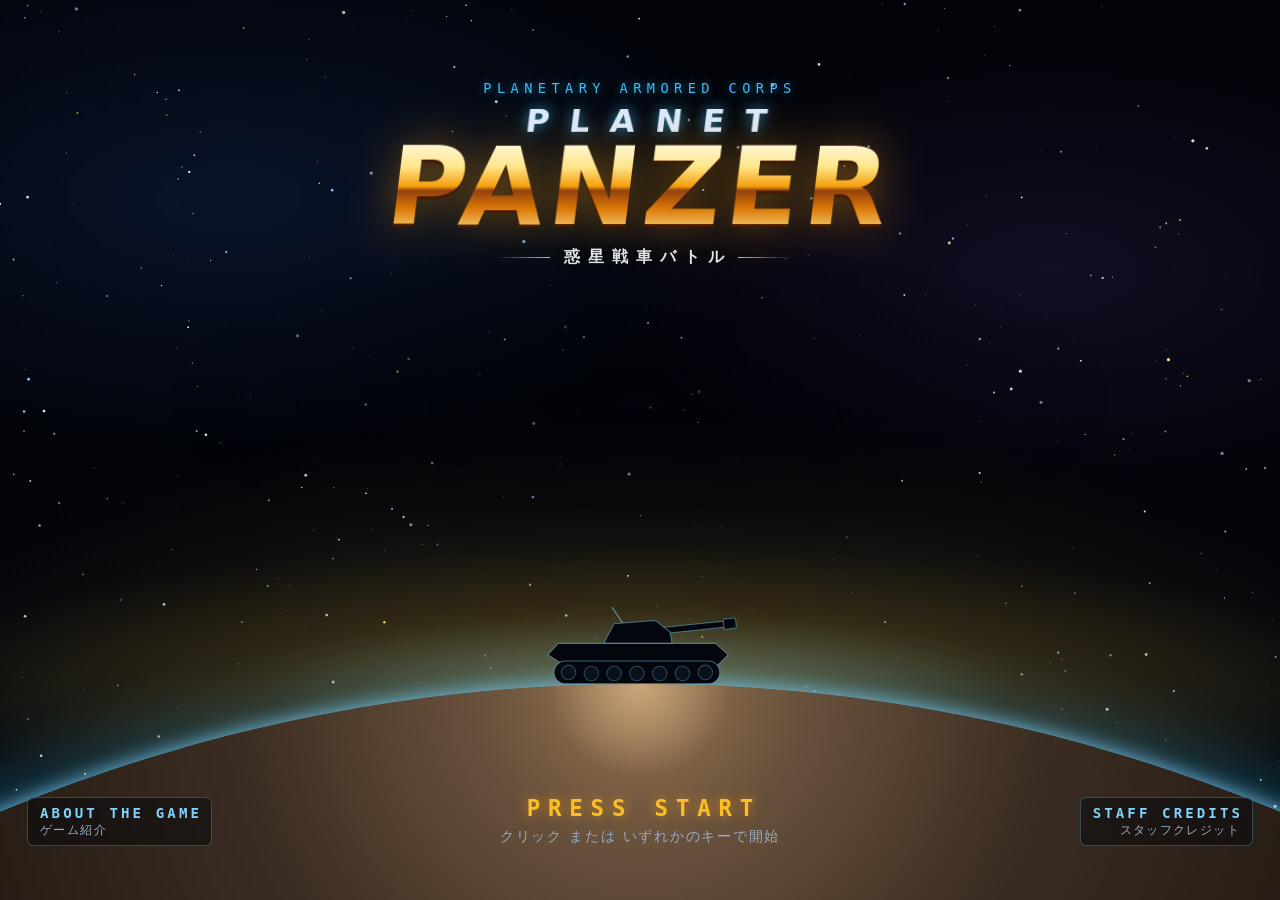
<file: index.html>
<!DOCTYPE html>
<html lang="ja">
<head>
  <meta charset="utf-8">
  <meta name="viewport" content="width=device-width, initial-scale=1.0, viewport-fit=cover, interactive-widget=resizes-content">
  <meta name="theme-color" content="#070b14">
  <meta name="mobile-web-app-capable" content="yes">
  <meta name="apple-mobile-web-app-capable" content="yes">
  <meta name="apple-mobile-web-app-status-bar-style" content="black-translucent">
  <meta name="apple-mobile-web-app-title" content="PLANET PANZER">
  <!-- Home-screen install: launches fullscreen + landscape (Android); no Safari bars on iPhone -->
  <link rel="manifest" href="manifest.webmanifest">
  <link rel="icon" href="icons/icon.svg" type="image/svg+xml">
  <link rel="apple-touch-icon" href="icons/apple-touch-icon.png">
  <title data-en="PLANET PANZER — 2D Planetary Tank Battle">PLANET PANZER — 2D惑星戦車バトル</title>
  <!-- order matters (later files win on equal specificity) -->
  <link rel="stylesheet" href="css/base.css">
  <link rel="stylesheet" href="css/overlays.css">
  <link rel="stylesheet" href="css/radio.css">
  <link rel="stylesheet" href="css/hud.css">
  <link rel="stylesheet" href="css/dialogs.css">
  <link rel="stylesheet" href="css/hudframe.css">
  <link rel="stylesheet" href="css/briefing.css">
  <link rel="stylesheet" href="css/sortieselect.css">
  <link rel="stylesheet" href="css/medal.css">
  <link rel="stylesheet" href="css/medalAward.css">
  <link rel="stylesheet" href="css/results.css">
  <link rel="stylesheet" href="css/depot.css">
  <link rel="stylesheet" href="css/tuning.css">
  <link rel="stylesheet" href="css/hqbackdrop.css">
  <link rel="stylesheet" href="css/title.css">
  <link rel="stylesheet" href="css/credits.css">
  <!-- phones: on-screen controls + compact HUD / dialogs (last: overrides the rules above) -->
  <link rel="stylesheet" href="css/touch.css">
  <!-- shared helpers & data first: every later script reads them at load time -->
  <!-- language first (?lang=en: English): every later script picks its texts through it -->
  <script src="js/i18n.js" defer></script>
  <script src="js/util.js" defer></script>
  <script src="js/game/quality.js" defer></script>
  <script src="js/typewriter.js" defer></script>
  <script src="js/mioCall.js" defer></script>
  <script src="js/data/enemies.js" defer></script>
  <script src="js/data/tuning.js" defer></script>
  <script src="js/data/operations.js" defer></script>
  <script src="js/data/operations.en.js" defer></script>
  <script src="js/data/equipment.js" defer></script>
  <script src="js/audio.js" defer></script>
  <script src="js/bgm.js" defer></script>
  <script src="js/creditsBgm.js" defer></script>
  <script src="js/planet/planet.js" defer></script>
  <script src="js/planet/terrain.js" defer></script>
  <script src="js/planet/ground.js" defer></script>
  <script src="js/planet/sky.js" defer></script>
  <script src="js/planet/night.js" defer></script>
  <script src="js/planet/props.js" defer></script>
  <script src="js/planet/hq.js" defer></script>
  <script src="js/planet/zones.js" defer></script>
  <script src="js/planet/weather.js" defer></script>
  <script src="js/enemyLooks.js" defer></script>
  <script src="js/tank.js" defer></script>
  <script src="js/combat/combat.js" defer></script>
  <script src="js/combat/bases.js" defer></script>
  <script src="js/combat/weapons.js" defer></script>
  <script src="js/combat/enemyAI.js" defer></script>
  <script src="js/combat/effects.js" defer></script>
  <script src="js/combat/ice.js" defer></script>
  <script src="js/combat/wreck.js" defer></script>
  <script src="js/combat/city.js" defer></script>
  <script src="js/combat/sweep.js" defer></script>
  <script src="js/squad.js" defer></script>
  <script src="js/hudframe.js" defer></script>
  <script src="js/radio.js" defer></script>
  <script src="js/tuning.js" defer></script>
  <script src="js/tuningPanel.js" defer></script>
  <script src="js/loadout.js" defer></script>
  <script src="js/loadoutPanel.js" defer></script>
  <script src="js/depot.js" defer></script>
  <script src="js/tacticalMap.js" defer></script>
  <script src="js/hqBackdrop.js" defer></script>
  <script src="js/planetGlobe.js" defer></script>
  <script src="js/credits.js" defer></script>
  <script src="js/titleScreen.js" defer></script>
  <script src="js/sortieSelect.js" defer></script>
  <script src="js/planetSelect.js" defer></script>
  <script src="js/medal.js" defer></script>
  <script src="js/medalAward.js" defer></script>
  <script src="js/campaign.js" defer></script>
  <script src="js/sweep.js" defer></script>
  <script src="js/operationSelect.js" defer></script>
  <script src="js/briefing.js" defer></script>
  <script src="js/results.js" defer></script>
  <!-- the running game (js/game/) and its entry point -->
  <script src="js/game/fortIcon.js" defer></script>
  <script src="js/game/hqIcon.js" defer></script>
  <script src="js/game/input.js" defer></script>
  <script src="js/game/controls.js" defer></script>
  <script src="js/game/touchControls.js" defer></script>
  <script src="js/game/hazards.js" defer></script>
  <script src="js/game/mission.js" defer></script>
  <script src="js/game/hud.js" defer></script>
  <script src="js/game/radar.js" defer></script>
  <script src="js/game/render.js" defer></script>
  <script src="js/main.js" defer></script>
  <!-- PWA: register the Service Worker (sw.js) after load; hand it the files this first visit
       loaded so the game also starts offline. Skipped on file:// (unsupported there). -->
  <script>
    if ('serviceWorker' in navigator && window.isSecureContext) {
      window.addEventListener('load', () => {
        navigator.serviceWorker.register('sw.js').then(() => navigator.serviceWorker.ready).then((reg) => {
          const urls = [location.href].concat(performance.getEntriesByType('resource').map((e) => e.name));
          if (reg.active) reg.active.postMessage({ type: 'cache-urls', urls });
        }).catch(() => {});
      });
    }
  </script>
</head>
<body>
  <main class="game-viewport">
    <canvas id="game-canvas" aria-label="惑星戦車バトル 見下ろし2Dフィールド" data-en-aria-label="Planetary tank battle, top-down 2D field"></canvas>

    <!-- Damage / Low HP Screen Vignette -->
    <div id="damage-vignette" class="damage-vignette" aria-hidden="true"></div>

    <!-- Off-screen enemy directional indicators -->
    <div id="target-indicators" class="target-indicators" aria-hidden="true"></div>

    <!-- Top Tactical HUD -->
    <header class="hud-top">
      <!-- Top-left column: operation window with HP under it -->
      <div class="hud-top-left">
      <div class="hud-panel hud-mission">
        <div class="hud-title-row">
          <strong id="hud-objective">—</strong>
        </div>
        <div id="hud-goals" class="hud-goals"></div>
        <div class="hud-sub-row">
          <strong id="hud-clock" class="tabular-num">DAY 1 07:00</strong>
        </div>
        <div class="hud-sub-row">
          <span><span data-en="Platoon">小隊</span> <strong id="hud-squad" class="tabular-num">5/5</strong></span>
        </div>
        <div class="hud-sub-row">
          <span><span data-en="Coords">座標</span> <strong id="hud-coords" class="tabular-num">X: 1200 / Y: 1200</strong></span>
        </div>
      </div>

      <div class="hud-panel hud-vital">
        <div class="stat-meter">
          <div class="meter-label">
            <span data-en="Hull Armor (HP)">車体装甲 (HP)</span>
            <strong id="hud-hp-text" class="tabular-num">120 / 120</strong>
          </div>
          <div class="meter-track">
            <div id="hud-hp-fill" class="meter-fill hp-fill"></div>
          </div>
        </div>
      </div>
      </div>

      <!-- Top-right column: resources/actions with the controls guide below -->
      <div class="hud-top-right">
      <div class="hud-panel hud-resources">
        <div class="scrap-display">
          <span class="scrap-icon" aria-hidden="true">⚙</span>
          <div>
            <div class="scrap-label" data-en="Scrap">スクラップ</div>
            <strong id="hud-scrap" class="scrap-value tabular-num">0</strong>
          </div>
        </div>
        <div class="hud-actions">
          <button id="btn-control-mode" type="button" class="btn-hud" aria-pressed="false" title="操縦モード切替 (C)" data-en-title="Switch control mode (C)">
            🎮<span class="btn-label" data-en=" Tank Drive"> 戦車操縦</span> <kbd>C</kbd>
          </button>
          <button id="btn-mute" type="button" class="btn-hud" aria-pressed="false" title="音声オン/オフ (M)" data-en-title="Sound on / off (M)">
            🔊<span class="btn-label" data-en=" Sound"> 音声</span>
          </button>
          <!-- Pause: back to the operation / withdraw (js/game/mission.js) -->
          <button id="btn-pause" type="button" class="btn-hud" title="一時停止 (Esc / P)" aria-label="一時停止" data-en-title="Pause (Esc / P)" data-en-aria-label="Pause">
            ⏸<span class="btn-label" data-en=" Pause"> 一時停止</span>
          </button>
          <button id="btn-fullscreen" type="button" class="btn-hud" aria-pressed="false" title="全画面表示" aria-label="全画面表示" data-en-title="Full screen" data-en-aria-label="Full screen" hidden>
            ⛶
          </button>
        </div>
      </div>

      <div class="hud-panel hud-controls-hint" aria-label="操作ガイド" data-en-aria-label="Controls">
        <div id="hud-move-hint" data-en-html="&lt;kbd&gt;W&lt;/kbd&gt;&lt;kbd&gt;S&lt;/kbd&gt; Forward / Back · &lt;kbd&gt;A&lt;/kbd&gt;&lt;kbd&gt;D&lt;/kbd&gt; Pivot turn"><kbd>W</kbd><kbd>S</kbd> 前後進 / <kbd>A</kbd><kbd>D</kbd> 超信地旋回</div>
        <div><kbd>C</kbd> <span data-en="Control mode">操縦モード切替</span></div>
        <div><kbd data-en="Mouse">マウス</kbd> <span data-en="360° turret aim">360° 砲塔照準</span></div>
      </div>
      </div>
    </header>

    <!-- Boss Health Bar (hidden unless Boss active) -->
    <section id="boss-banner" class="boss-banner" hidden aria-live="polite">
      <div class="boss-title">⚠ PLANETARY DREADNOUGHT</div>
      <div class="meter-track boss-track">
        <div id="boss-hp-fill" class="meter-fill boss-fill"></div>
      </div>
    </section>

    <!-- Hold-the-area objective (hidden unless one is running) -->
    <section id="hold-banner" class="hold-banner" hidden aria-live="polite">
      <div id="hold-text" class="hold-title" data-en="Holding">封鎖中</div>
      <div class="meter-track hold-track">
        <div id="hold-fill" class="meter-fill hold-fill"></div>
      </div>
    </section>

    <!-- HQ operator radio: every on-screen report, typed out at upper centre by js/radio.js -->
    <section id="radio-panel" class="radio-panel has-hud-frame" aria-label="オペレーター無線" data-en-aria-label="Operator radio">
      <div class="hud-frame" aria-hidden="true">
        <span class="bf-scan"></span>
        <span class="bf-edge bf-top"></span>
        <span class="bf-edge bf-right"></span>
        <span class="bf-edge bf-bottom"></span>
        <span class="bf-edge bf-left"></span>
        <span class="bf-corner bf-tl"></span>
        <span class="bf-corner bf-tr"></span>
        <span class="bf-corner bf-br"></span>
        <span class="bf-corner bf-bl"></span>
      </div>
      <div class="radio-avatar hud-boot" style="--boot-i: 0" aria-hidden="true">
        <svg viewBox="0 0 40 40">
          <circle cx="20" cy="17" r="8" fill="currentColor"/>
          <path d="M7 39c1-8 6-12 13-12s12 4 13 12Z" fill="currentColor"/>
          <path d="M10 18a10 10 0 0 1 20 0" fill="none" stroke="#fde68a" stroke-width="2.4"/>
          <rect x="8" y="16" width="4" height="7" rx="1.5" fill="#fde68a"/>
          <rect x="28" y="16" width="4" height="7" rx="1.5" fill="#fde68a"/>
          <path d="M30 22c0 4-3 6-7 6" fill="none" stroke="#fde68a" stroke-width="1.8"/>
        </svg>
      </div>
      <div class="radio-body hud-boot" style="--boot-i: 1">
        <div class="radio-header">
          <span class="radio-callsign">HQ</span>
          <span class="radio-name" data-en="Operator Mio">オペレーター ミオ</span>
          <span class="radio-lock" aria-hidden="true" data-en="Controls locked">操作ロック中</span>
          <span class="radio-signal" aria-hidden="true"><i></i><i></i><i></i></span>
        </div>
        <p class="radio-text" aria-hidden="true"></p>
        <span class="radio-sr sr-only" aria-live="polite"></span>
      </div>
    </section>


    <!-- Bottom Radar HUD -->
    <footer class="hud-bottom">
      <div class="hud-panel hud-radar">
        <canvas id="radar-canvas" width="136" height="136" aria-label="自機周辺レーダー（半径1200）" data-en-aria-label="Local radar (radius 1200)"></canvas>
        <div class="radar-caption">LOCAL RADAR 1200</div>
      </div>
    </footer>

    <!-- Phones / tablets: on-screen stick + buttons (js/game/touchControls.js, css/touch.css) -->
    <div id="touch-controls" class="touch-controls" hidden>
      <div id="touch-stick-zone" class="touch-stick-zone" aria-label="移動スティック" data-en-aria-label="Move stick">
        <div id="touch-stick" class="touch-stick" aria-hidden="true">
          <div id="touch-stick-knob" class="touch-stick-knob"></div>
        </div>
      </div>
      <div class="touch-buttons">
        <button type="button" class="touch-btn touch-btn-fire" data-touch="fire" aria-label="主砲発射" data-en-aria-label="Fire main gun" data-en="FIRE">主砲</button>
      </div>
    </div>

  </main>

  <!-- Start Briefing Modal -->
  <dialog id="start-dialog" class="game-dialog start-dialog" aria-labelledby="start-title">
    <div class="dialog-shell">
      <div class="dialog-badge">PLANETARY ARMORED CORPS</div>
      <h1 id="start-title" class="dialog-main-title">PLANET PANZER</h1>
      <p class="dialog-lead">
        奥行きに惑星の地平線が広がり、上下左右がシームレスに繋がる戦場を2D戦車で駆け抜けろ！<br>
        惑星ごとの作戦は段階制。目標を達成して作戦本部へ帰還すると、次の段階の作戦が解放される。
      </p>
      <div class="briefing-grid">
        <div class="briefing-card">
          <h2>操縦 &amp; 砲撃</h2>
          <ul>
            <li><kbd>W</kbd><kbd>S</kbd>：前後進 ／ <kbd>A</kbd><kbd>D</kbd>：キャタピラ旋回</li>
            <li><kbd>C</kbd>：操縦モード切替（戦車操縦 ／ 押した方向移動）</li>
            <li><kbd>マウス移動</kbd>：360° 砲塔照準・ターゲット追従</li>
            <li><kbd>左クリック</kbd> / <kbd>Space</kbd>：主砲発射</li>
          </ul>
        </div>
        <div class="briefing-card">
          <h2>惑星マップ &amp; 補給</h2>
          <ul>
            <li>マップは上下・左右すべてループ連結（無限周回）</li>
            <li>ジャンプ台に勢いよく進入すると空中に跳躍する</li>
            <li>惑星ザハル＝3段階の作戦（侵食 → 決戦 → 斬首）。砂嵐・エンジン過熱・砂煙・蜃気楼に注意</li>
            <li>惑星ヴェルグ＝3段階の作戦（侵食 → 斬首 → 決戦）。吹雪・凍った湖・低温・極夜に注意。熱源センサーが頼り</li>
            <li>惑星カストラ＝3段階の作戦（準備 → 決戦 → 安定化）。高架の砲台・マンホールから現れる歩兵・即席爆弾・燃料タンクの誘爆・スモッグに注意。民間の建物を壊すと住民の協力度が下がり、最後の段階でゲリラが増える。歩兵は戦車で轢ける</li>
            <li>戦車はブリーフィングの「車両調整」で、レーダーチャートにポイントを配分して調整する（自機・僚機）</li>
            <li>作戦を終えると、練度（車両調整ポイントが増える）・自機の損耗・残った僚機・スクラップが次の作戦へ持ち越される。ブリーフィングの「装備・整備」で修理・補充と、惑星ごとの装備（2枠）を選ぶ</li>
            <li>制圧した拠点の白旗まわりの円に入るたびに補給・僚機補充メニューが開く（補給はここでのみ）</li>
            <li>敵・クレート破壊でスクラップ＆修理キット回収</li>
            <li>最大5両の小隊で出撃：僚機は敵接近で自動散開・交戦し、平時は楔形隊列に戻る</li>
            <li>敵拠点（砦マーク）に近づくと待機車両が出撃する</li>
            <li>拠点を制圧すると、散らばったアイテムを全回収する</li>
          </ul>
        </div>
      </div>
      <form method="dialog" class="dialog-footer-actions">
        <button id="btn-start-mode" type="button" class="btn-hud" aria-pressed="false">
          🎮 操縦: 戦車操縦
        </button>
        <button id="btn-deploy" value="deploy" class="btn-primary-lg" autofocus>
          出撃する (DEPLOY TANK)
        </button>
      </form>
    </div>
  </dialog>

  <!-- Backdrop of the pre-sortie windows (js/hqBackdrop.js): operations room behind the sortie
       select, full-screen tactical map of the planet behind the briefing -->
  <div id="hq-backdrop" class="hq-backdrop" data-mode="room" aria-hidden="true">
    <canvas class="hq-bd-layer hq-bd-room"></canvas>
    <canvas class="hq-bd-layer hq-bd-map"></canvas>
    <div class="hq-bd-caption">
      <span id="hq-bd-planet" class="hq-bd-caption-planet"></span>
      <span id="hq-bd-op" class="hq-bd-caption-op"></span>
    </div>
  </div>

  <!-- Title screen (js/titleScreen.js, css/title.css): shown from the first paint. The logo with the
       story of the campaign under it, in the four parts of a 司令書 (pre-head / catch / deck / lead,
       like each operation's briefing), scrolling up on a loop. Its click / tap / key press also lets the browser play sound,
       so the sortie select (and its BGM) follows it. -->
  <div id="title-screen" class="title-screen" role="dialog" aria-labelledby="title-logo">
    <canvas class="title-stars" aria-hidden="true"></canvas>
    <div class="title-world" aria-hidden="true">
      <div class="title-glare"></div>
      <div class="title-planet"></div>
      <!-- tank silhouette on the horizon, facing right -->
      <svg class="title-tank" viewBox="0 0 210 80">
        <g class="title-tank-body">
          <line x1="88" y1="16" x2="78" y2="1" stroke-width="1.6"/>
          <g transform="rotate(-6 124 24)">
            <rect x="118" y="21" width="74" height="6" rx="1.5"/>
            <rect x="186" y="19" width="12" height="10" rx="1.5"/>
          </g>
          <path d="M70 36 L80 17 L120 14 L134 25 L136 36 Z"/>
          <path d="M26 36 L178 36 L190 47 L180 57 L32 57 L16 47 Z"/>
          <rect x="22" y="53" width="160" height="22" rx="11"/>
        </g>
        <g class="title-tank-wheel">
          <circle cx="36" cy="64" r="7"/><circle cx="58" cy="65" r="7"/><circle cx="80" cy="65" r="7"/>
          <circle cx="102" cy="65" r="7"/><circle cx="124" cy="65" r="7"/><circle cx="146" cy="65" r="7"/>
          <circle cx="168" cy="64" r="7"/>
        </g>
        <g class="title-flash" transform="rotate(-6 124 24)">
          <ellipse cx="214" cy="24" rx="20" ry="9" fill="#fde68a"/>
          <ellipse cx="210" cy="24" rx="11" ry="5" fill="#fff"/>
        </g>
      </svg>
    </div>

    <!-- Medals earned so far, under the tank (best rank per operation; js/titleScreen.js) -->
    <div class="title-medals" role="group" aria-label="獲得した勲章" data-en-aria-label="Medals earned" hidden></div>

    <div class="title-head">
      <div class="title-badge">PLANETARY ARMORED CORPS</div>
      <h1 id="title-logo" class="title-logo">
        <span class="title-logo-top">PLANET</span>
        <span class="title-logo-main">PANZER</span>
      </h1>
      <p class="title-sub" data-en="PLANETARY TANK BATTLE">惑星戦車バトル</p>
      <!-- The four parts, scrolling up through the box on a loop (js/titleScreen.js) -->
      <div class="title-scenario">
        <div class="title-sc-viewport">
          <div class="title-sc-track">
            <div class="title-sc-group">
              <!-- Told by a narrator. pre-head: who it is about -->
              <div class="title-sc-part is-prehead">
                <p data-en="A campaign to take three planets, one at a time.">三つの惑星を、ひとつずつ落としていく遠征。</p>
                <p data-en="The unit that lands first is led by a single platoon commander.">その先陣を切って降下する部隊を率いるのは、ひとりの小隊長である。</p>
              </div>
              <!-- catch copy: the headline -->
              <div class="title-sc-part is-catch">
                <p data-en="Three worlds to take.">三つの星を落とす。</p>
                <p data-en="The first step is not taken by headquarters.">その最初の一歩を刻むのは、司令部ではない。</p>
                <p data-en="It is taken by a platoon commander&#39;s order: &quot;Advance.&quot;">小隊長の「前進」の号令だ。</p>
              </div>
              <!-- deck copy: backs up the headline, sparks curiosity (globes added by js/titleScreen.js) -->
              <div class="title-sc-part is-deck">
                <p data-en="The objective: three planets.">目標は、三つの惑星。</p>
                <div class="title-sc-planets" aria-hidden="true"></div>
                <p data-en="Zahar, a frontier swept by sandstorms. Verg, locked in blizzards and polar night. And Castra, the enemy&#39;s home world, buried under factories and cities.">砂嵐の吹く辺境ザハル、吹雪と極夜に閉ざされたヴェルグ、<wbr>そして工場と都市に覆われた敵の本星カストラ。</p>
                <p data-en="Each world that falls opens the way to the next. Stall anywhere, and the campaign ends there.">ひとつの星を落とすたびに、次の星への道が開く。<wbr>どこかで足が止まれば、遠征はそこで終わる。</p>
                <p data-en="What this operation needed was a commander who would move forward without hesitation.">この作戦が求めているのは、迷わず前へ出る指揮官だった。</p>
              </div>
              <!-- lead: what the commanders were given, and what they did with it -->
              <div class="title-sc-part is-lead">
                <p data-en="On the eve of the operation, the theater commander sent a single order to the platoon commanders.">作戦発動を目前にして、方面軍司令官から小隊長たちへ、一通の司令書が届けられた。</p>
                <p data-en="It held three things. The compounds to be taken, and where they stood. How to capture them one by one and make it back to HQ alive. And the one word a commander must give to move the troops forward.">そこに記されていたのは三つのこと。<wbr>攻略する拠点と、その配置。<wbr>拠点を一つずつ制圧し、作戦本部へ生きて帰るまでの手順。<wbr>そして、部下を前へ進ませるために、小隊長が掲げるべき一言。</p>
                <p data-en="One by one, as they finished reading, they headed for the hangar to tune their tanks and check their gear.">読み終えた者から順に、彼らは格納庫へ向かい、戦車の調整と装備の点検を始めた。</p>
              </div>
            </div>
          </div>
        </div>
      </div>
    </div>

    <p class="title-prompt">
      <span class="title-prompt-main">PRESS START</span>
      <span class="title-prompt-hint">
        <span class="only-pointer" data-en="Click or press any key to start">クリック または いずれかのキーで開始</span>
        <span class="only-touch" data-en="Tap the screen to start">画面をタップして開始</span>
      </span>
    </p>

    <!-- Link to the landing page (lp/: the game's introduction page, Japanese), lower left -->
    <a class="title-lp-link" href="lp/">
      <span class="title-corner-link-main" data-en="ABOUT THE GAME">ABOUT THE GAME</span>
      <span class="title-corner-link-sub" data-en="Game info (Japanese)">ゲーム紹介</span>
    </a>

    <!-- Link to the staff credits (shown by js/titleScreen.js once the credits are wired up) -->
    <button type="button" class="title-credits-link" hidden>
      <span class="title-credits-link-main">STAFF CREDITS</span>
      <span class="title-credits-link-sub" data-en="Credits">スタッフクレジット</span>
    </button>

    <!-- Staff credits (js/credits.js, css/credits.css): rolls up over the starfield like the end of
         a film and stops on the closing line. Operations and medals are filled in from the campaign. -->
    <section class="title-credits" role="dialog" aria-modal="true" aria-labelledby="credits-heading" hidden>
      <button type="button" class="credits-close" aria-label="クレジットを閉じる" data-en-aria-label="Close the credits" title="閉じる (Esc)" data-en-title="Close (Esc)">✕</button>
      <div class="credits-viewport">
        <div class="credits-track">
          <header class="credits-block credits-opening">
            <div class="credits-logo" aria-hidden="true">
              <span class="credits-logo-top">PLANET</span>
              <span class="credits-logo-main">PANZER</span>
            </div>
            <h2 id="credits-heading" class="credits-title">STAFF CREDITS</h2>
          </header>

          <section class="credits-block">
            <h3 class="credits-heading" data-en="Cast">登場人物</h3>
            <dl class="credits-roles">
              <div class="credits-role">
                <dt data-en="Operator">オペレーター</dt>
                <dd data-en="Mio">ミオ</dd>
              </div>
              <div class="credits-role">
                <dt data-en="Commander, Planetary Armored Corps">惑星機甲軍 司令官</dt>
                <dd data-en="General Hayase">ハヤセ将軍</dd>
              </div>
              <div class="credits-role">
                <dt data-en="Platoon Commander">小隊長</dt>
                <dd data-en="You">あなた</dd>
              </div>
            </dl>
          </section>

          <section class="credits-block">
            <h3 class="credits-heading" data-en="Operations Taken">制圧した作戦</h3>
            <div class="credits-ops"></div>
          </section>

          <section class="credits-block">
            <h3 class="credits-heading" data-en="Medals Earned">獲得した勲章</h3>
            <div class="credits-medals"></div>
          </section>

          <section class="credits-block">
            <h3 class="credits-heading" data-en="Developers">開発者</h3>
            <ul class="credits-names">
              <li data-en="Tamuzo">タムゾウ</li>
              <li>Claude</li>
            </ul>
          </section>

          <section class="credits-block credits-closing">
            <p class="credits-thanks">THANK YOU<br>FOR PLAYING</p>
          </section>
        </div>
      </div>
      <div class="credits-progress" aria-hidden="true"></div>
      <div class="credits-end">
        <button type="button" class="credits-back btn-primary-lg" data-en="Back to title">タイトルへ戻る</button>
      </div>
    </section>
  </div>

  <!-- Phones are landscape-only: while one is held upright (menus included) everything waits behind
       this screen (js/game/touchControls.js). Above the "click to connect" screen and the dialogs. -->
  <div id="rotate-notice" class="rotate-notice" role="alert" hidden>
    <div class="rotate-notice-icon" aria-hidden="true">
      <svg viewBox="0 0 64 64">
        <rect x="20" y="8" width="24" height="44" rx="4" fill="none" stroke="currentColor" stroke-width="3"/>
        <path d="M50 40a16 16 0 0 1-12 14" fill="none" stroke="#fbbf24" stroke-width="3" stroke-linecap="round"/>
        <path d="M36 50l2 4.5 4.5-2" fill="none" stroke="#fbbf24" stroke-width="3" stroke-linecap="round" stroke-linejoin="round"/>
      </svg>
    </div>
    <p class="rotate-notice-title" data-en="Please turn your device sideways">端末を横向きにしてください</p>
    <p class="rotate-notice-hint" data-en="This game plays in landscape only. It resumes once the device is sideways.">このゲームは横向き専用です。横にすると再開します。</p>
  </div>

  <!-- Sortie select ①: planet select (cards built by js/planetSelect.js, flow in js/sortieSelect.js) -->
  <dialog id="planet-dialog" class="game-dialog sortie-dialog has-hud-frame" aria-labelledby="planet-title">
    <div class="hud-frame" aria-hidden="true">
      <span class="bf-scan"></span>
      <span class="bf-edge bf-top"></span>
      <span class="bf-edge bf-right"></span>
      <span class="bf-edge bf-bottom"></span>
      <span class="bf-edge bf-left"></span>
      <span class="bf-corner bf-tl"></span>
      <span class="bf-corner bf-tr"></span>
      <span class="bf-corner bf-br"></span>
      <span class="bf-corner bf-bl"></span>
    </div>
    <div class="dialog-shell sortie-shell">
      <header class="sortie-header hud-boot" style="--boot-i: 0">
        <div>
          <div class="dialog-badge">OPERATIONS HQ — PLANET SELECT</div>
          <h2 id="planet-title" class="briefing-title" data-en="Planet Select">惑星選択</h2>
        </div>
      </header>

      <div class="sortie-body hud-boot" style="--boot-i: 1">
        <div id="planet-list" class="planet-list" aria-label="惑星一覧" data-en-aria-label="Planets"></div>
      </div>

      <!-- Mio's call floats at the centre of the screen until clicked (js/mioCall.js) -->
      <span class="briefing-mio-sr sr-only" aria-live="polite"></span>
      <div class="briefing-mio-layer" hidden>
      <div class="briefing-mio briefing-mio-float" tabindex="-1" role="button" aria-label="ミオの連絡（クリックで閉じる）" data-en-aria-label="Message from Mio (click to close)">
        <div class="radio-avatar" aria-hidden="true">
          <svg viewBox="0 0 40 40">
            <circle cx="20" cy="17" r="8" fill="currentColor"/>
            <path d="M7 39c1-8 6-12 13-12s12 4 13 12Z" fill="currentColor"/>
            <path d="M10 18a10 10 0 0 1 20 0" fill="none" stroke="#fde68a" stroke-width="2.4"/>
            <rect x="8" y="16" width="4" height="7" rx="1.5" fill="#fde68a"/>
            <rect x="28" y="16" width="4" height="7" rx="1.5" fill="#fde68a"/>
            <path d="M30 22c0 4-3 6-7 6" fill="none" stroke="#fde68a" stroke-width="1.8"/>
          </svg>
        </div>
        <div class="briefing-mio-body">
          <div class="radio-header">
            <span class="radio-callsign">HQ</span>
            <span class="radio-name" data-en="Operator Mio">オペレーター ミオ</span>
          </div>
          <p class="briefing-mio-text" aria-hidden="true"></p>
          <p class="briefing-mio-hint" aria-hidden="true" data-en="Click to close ▼">クリックで閉じる ▼</p>
        </div>
      </div>
      </div>
    </div>
  </dialog>

  <!-- Sortie select ②: operations on the picked planet (js/operationSelect.js), then the briefing -->
  <dialog id="operation-dialog" class="game-dialog sortie-dialog has-hud-frame" aria-labelledby="operation-title">
    <div class="hud-frame" aria-hidden="true">
      <span class="bf-scan"></span>
      <span class="bf-edge bf-top"></span>
      <span class="bf-edge bf-right"></span>
      <span class="bf-edge bf-bottom"></span>
      <span class="bf-edge bf-left"></span>
      <span class="bf-corner bf-tl"></span>
      <span class="bf-corner bf-tr"></span>
      <span class="bf-corner bf-br"></span>
      <span class="bf-corner bf-bl"></span>
    </div>
    <div class="dialog-shell sortie-shell">
      <header class="sortie-header hud-boot" style="--boot-i: 0">
        <div>
          <div class="dialog-badge">OPERATIONS HQ — SORTIE SELECT</div>
          <h2 id="operation-title" class="briefing-title" data-en="Operation Select">作戦選択</h2>
        </div>
      </header>

      <div class="sortie-body hud-boot" style="--boot-i: 1">
        <div id="operation-planet" class="operation-planet"></div>
        <div id="op-list" class="op-list" aria-label="作戦一覧" data-en-aria-label="Operations"></div>
      </div>

      <!-- Mio's call floats at the centre of the screen until clicked (js/mioCall.js) -->
      <span class="briefing-mio-sr sr-only" aria-live="polite"></span>
      <div class="briefing-mio-layer" hidden>
      <div class="briefing-mio briefing-mio-float" tabindex="-1" role="button" aria-label="ミオの連絡（クリックで閉じる）" data-en-aria-label="Message from Mio (click to close)">
        <div class="radio-avatar" aria-hidden="true">
          <svg viewBox="0 0 40 40">
            <circle cx="20" cy="17" r="8" fill="currentColor"/>
            <path d="M7 39c1-8 6-12 13-12s12 4 13 12Z" fill="currentColor"/>
            <path d="M10 18a10 10 0 0 1 20 0" fill="none" stroke="#fde68a" stroke-width="2.4"/>
            <rect x="8" y="16" width="4" height="7" rx="1.5" fill="#fde68a"/>
            <rect x="28" y="16" width="4" height="7" rx="1.5" fill="#fde68a"/>
            <path d="M30 22c0 4-3 6-7 6" fill="none" stroke="#fde68a" stroke-width="1.8"/>
          </svg>
        </div>
        <div class="briefing-mio-body">
          <div class="radio-header">
            <span class="radio-callsign">HQ</span>
            <span class="radio-name" data-en="Operator Mio">オペレーター ミオ</span>
          </div>
          <p class="briefing-mio-text" aria-hidden="true"></p>
          <p class="briefing-mio-hint" aria-hidden="true" data-en="Click to close ▼">クリックで閉じる ▼</p>
        </div>
      </div>
      </div>

      <div class="dialog-footer-actions sortie-footer hud-boot" style="--boot-i: 3">
        <button type="button" id="operation-back" class="btn-hud" data-en-html="◀ Back to Planets &lt;kbd&gt;ESC&lt;/kbd&gt;">◀ 惑星選択に戻る <kbd>ESC</kbd></button>
      </div>
    </div>
  </dialog>

  <!-- Pre-operation briefing (contents built by js/briefing.js) -->
  <dialog id="briefing-dialog" class="game-dialog briefing-dialog has-hud-frame" aria-labelledby="briefing-title">
    <!-- Boot-up frame: corner brackets → edges draw → panel fills → contents appear -->
    <div class="hud-frame" aria-hidden="true">
      <span class="bf-scan"></span>
      <span class="bf-edge bf-top"></span>
      <span class="bf-edge bf-right"></span>
      <span class="bf-edge bf-bottom"></span>
      <span class="bf-edge bf-left"></span>
      <span class="bf-corner bf-tl"></span>
      <span class="bf-corner bf-tr"></span>
      <span class="bf-corner bf-br"></span>
      <span class="bf-corner bf-bl"></span>
    </div>
    <div class="dialog-shell briefing-shell">
      <header class="briefing-header hud-boot" style="--boot-i: 0">
        <div>
          <div class="dialog-badge">OPERATIONS HQ — BRIEFING</div>
          <h2 id="briefing-title" class="briefing-title" data-en="HQ Briefing">作戦本部 ブリーフィング</h2>
        </div>
        <nav class="briefing-steps" aria-label="ブリーフィング項目" data-en-aria-label="Briefing sections">
          <button type="button" class="briefing-step" aria-selected="true" data-en="① Orders">① 司令書</button>
          <button type="button" class="briefing-step" aria-selected="false" data-en="② Mission">② 司令内容</button>
          <button type="button" class="briefing-step" aria-selected="false" data-en="③ Tuning">③ 車両調整</button>
          <button type="button" class="briefing-step" aria-selected="false" data-en="④ Gear &amp; Repair">④ 装備・整備</button>
          <button type="button" class="briefing-step" aria-selected="false" data-en="⑤ Enemies">⑤ 敵機情報</button>
          <button type="button" class="briefing-step" aria-selected="false" data-en="⑥ Terrain">⑥ 地理情報</button>
        </nav>
      </header>

      <div class="briefing-main">
        <div class="briefing-map-wrap hud-boot" style="--boot-i: 1">
          <canvas id="briefing-map" aria-label="作戦区域マップ（拠点・地形）" data-en-aria-label="Operation area map (compounds, terrain)"></canvas>
          <div class="briefing-legend" aria-hidden="true">
            <span data-en-html="&lt;i class=&quot;briefing-swatch is-fort&quot;&gt;&lt;/i&gt;Enemy compound"><i class="briefing-swatch is-fort"></i>敵拠点</span>
            <span data-en-html="&lt;i class=&quot;briefing-swatch is-hq&quot;&gt;&lt;/i&gt;HQ"><i class="briefing-swatch is-hq"></i>作戦本部</span>
            <span data-en-html="&lt;i class=&quot;briefing-swatch is-own&quot;&gt;&lt;/i&gt;Our platoon"><i class="briefing-swatch is-own"></i>自軍小隊</span>
            <span data-en-html="&lt;i class=&quot;briefing-swatch is-rock&quot;&gt;&lt;/i&gt;Rock"><i class="briefing-swatch is-rock"></i>岩</span>
            <span data-en-html="&lt;i class=&quot;briefing-swatch is-ramp&quot;&gt;&lt;/i&gt;Ramp"><i class="briefing-swatch is-ramp"></i>ジャンプ台</span>
            <span data-en-html="&lt;i class=&quot;briefing-swatch is-gully&quot;&gt;&lt;/i&gt;Dry gully"><i class="briefing-swatch is-gully"></i>涸れ川</span>
          </div>
        </div>

        <div class="briefing-panels hud-boot" style="--boot-i: 2">
          <section class="briefing-panel">
            <h3 data-en="Orders — from the General">司令書 — 司令官より</h3>
            <article id="briefing-status" class="briefing-scenario"></article>
            <h4 id="briefing-power-head" class="briefing-subhead" hidden data-en="Balance of forces">両軍のパワーバランス</h4>
            <div id="briefing-power" class="briefing-power" hidden></div>
          </section>
          <section class="briefing-panel" hidden>
            <h3 data-en="Mission">司令内容</h3>
            <h4 class="briefing-subhead" data-en="Operation &amp; objective">作戦名・目標</h4>
            <div id="briefing-operation" class="briefing-kv-list"></div>
            <h4 class="briefing-subhead" data-en="Start of tactical action">戦術行動開始時刻</h4>
            <div id="briefing-time" class="briefing-time"></div>
            <h4 class="briefing-subhead" data-en="Compounds">拠点の配置</h4>
            <table id="briefing-bases" class="briefing-table"></table>
            <p class="briefing-note" data-en="Every compound is active from the start; take them in any order. Captured compounds offer resupply and replacement wingmen.">全拠点が最初から稼働しており、攻略の順番は自由。制圧した拠点では補給と僚機の補充ができる。</p>
            <p class="briefing-note" data-en="Sortie from HQ (map center). The mission time is fixed the moment every compound is captured; the operation ends when you drive back into the HQ circle.">作戦本部（マップ中央）から出撃。全拠点を制圧した瞬間に作戦時間が確定し、作戦本部の円内まで自走で帰還すると作戦終了。</p>
          </section>
          <section class="briefing-panel" hidden>
            <h3 data-en="Tank Tuning">車両調整</h3>
            <p class="briefing-note tuning-lead" data-en="Tap (click) or drag a chart axis, or use − / +. The total is fixed: raising one stat lowers another. No changes after the sortie.">チャートの軸をタップ（クリック）／ドラッグ、または −／＋ で調整。合計ポイントは固定（上げるなら他を下げる）。出撃後は変更不可。</p>
            <div id="briefing-tuning" class="tuning-grid"></div>
          </section>
          <section class="briefing-panel" hidden>
            <h3 data-en="Gear &amp; Repair">装備・整備</h3>
            <div id="briefing-loadout" class="loadout-grid"></div>
          </section>
          <section class="briefing-panel" hidden>
            <h3 data-en="Enemy Intel">敵機情報</h3>
            <div id="briefing-enemies" class="briefing-enemies"></div>
            <p class="briefing-note" data-en="Enemies wait at their compounds. Come within about 650 of one, or attack its vehicles, and it goes on alert and sorties.">敵は拠点で待機。拠点に約650まで近づくか、拠点の車両を攻撃すると警戒態勢となり出撃してくる。</p>
          </section>
          <section class="briefing-panel" hidden>
            <h3 data-en="Terrain">地理情報</h3>
            <ul id="briefing-terrain" class="briefing-terrain"></ul>
          </section>
        </div>
      </div>

      <!-- Mio's call floats at the centre of the screen; a click shows the rest of the line while it
           is still typing, then dismisses it (js/mioCall.js) -->
      <span class="briefing-mio-sr sr-only" aria-live="polite"></span>
      <div class="briefing-mio-layer" hidden>
      <div class="briefing-mio briefing-mio-float" tabindex="-1" role="button" aria-label="ミオの連絡（クリックで閉じる）" data-en-aria-label="Message from Mio (click to close)">
        <div class="radio-avatar" aria-hidden="true">
          <svg viewBox="0 0 40 40">
            <circle cx="20" cy="17" r="8" fill="currentColor"/>
            <path d="M7 39c1-8 6-12 13-12s12 4 13 12Z" fill="currentColor"/>
            <path d="M10 18a10 10 0 0 1 20 0" fill="none" stroke="#fde68a" stroke-width="2.4"/>
            <rect x="8" y="16" width="4" height="7" rx="1.5" fill="#fde68a"/>
            <rect x="28" y="16" width="4" height="7" rx="1.5" fill="#fde68a"/>
            <path d="M30 22c0 4-3 6-7 6" fill="none" stroke="#fde68a" stroke-width="1.8"/>
          </svg>
        </div>
        <div class="briefing-mio-body">
          <div class="radio-header">
            <span class="radio-callsign">HQ</span>
            <span class="radio-name" data-en="Operator Mio">オペレーター ミオ</span>
          </div>
          <p class="briefing-mio-text" aria-hidden="true"></p>
          <p class="briefing-mio-hint" aria-hidden="true" data-en="Click to close ▼">クリックで閉じる ▼</p>
        </div>
      </div>
      </div>

      <form method="dialog" class="dialog-footer-actions hud-boot" style="--boot-i: 4">
        <button value="back" class="btn-hud briefing-back-select" data-en="◀ Operations">◀ 作戦選択へ</button>
        <button type="button" id="briefing-prev" class="btn-hud" data-en="Back">戻る</button>
        <button type="button" id="briefing-next" class="btn-hud btn-accent" data-en="Next">次へ</button>
        <button value="start" class="btn-primary-lg" data-en="Begin Operation">作戦開始</button>
      </form>
    </div>
  </dialog>

  <!-- Supply-depot menu: resupply + wingman reinforcement (js/depot.js) -->
  <dialog id="garage-dialog" class="game-dialog garage-dialog has-hud-frame" closedby="any" aria-labelledby="garage-title">
    <div class="hud-frame" aria-hidden="true">
      <span class="bf-scan"></span>
      <span class="bf-edge bf-top"></span>
      <span class="bf-edge bf-right"></span>
      <span class="bf-edge bf-bottom"></span>
      <span class="bf-edge bf-left"></span>
      <span class="bf-corner bf-tl"></span>
      <span class="bf-corner bf-tr"></span>
      <span class="bf-corner bf-br"></span>
      <span class="bf-corner bf-bl"></span>
    </div>
    <div class="dialog-shell garage-shell">
      <!-- Fixed header: scrap on hand stays visible while the cards below scroll -->
      <header class="dialog-header garage-header hud-boot" style="--boot-i: 0">
        <div>
          <div class="dialog-badge">FIELD SUPPLY DEPOT</div>
          <h2 id="garage-title" data-en="Resupply &amp; Reinforce">補給・僚機補充</h2>
        </div>
        <div class="garage-scrap-pill">
          <span data-en="Scrap on hand:">保有スクラップ:</span>
          <strong id="garage-scrap" class="tabular-num">0</strong>
        </div>
        <form method="dialog">
          <button type="submit" value="close" class="btn-close-dialog" aria-label="補給メニューを閉じる" data-en-aria-label="Close the supply menu" data-en-html="✕ Back to Battle &lt;kbd&gt;ESC&lt;/kbd&gt;">
            ✕ 戦闘へ戻る <kbd>ESC</kbd>
          </button>
        </form>
      </header>

      <div class="garage-body">
        <div id="depot-grid" class="upgrade-grid hud-boot" style="--boot-i: 1"></div>
      </div>
    </div>
  </dialog>

  <!-- After-action report: shown when the whole area is secured (built by js/results.js) -->
  <dialog id="results-dialog" class="game-dialog results-dialog has-hud-frame" aria-labelledby="results-title">
    <div class="hud-frame" aria-hidden="true">
      <span class="bf-scan"></span>
      <span class="bf-edge bf-top"></span>
      <span class="bf-edge bf-right"></span>
      <span class="bf-edge bf-bottom"></span>
      <span class="bf-edge bf-left"></span>
      <span class="bf-corner bf-tl"></span>
      <span class="bf-corner bf-tr"></span>
      <span class="bf-corner bf-br"></span>
      <span class="bf-corner bf-bl"></span>
    </div>
    <div class="dialog-shell results-shell">
      <header class="results-header hud-boot" style="--boot-i: 0">
        <div>
          <div class="dialog-badge success">AFTER-ACTION REPORT</div>
          <h2 id="results-title" class="results-title" data-en="After-Action Report">戦果レポート</h2>
        </div>
        <div class="results-rank-box" aria-label="総合評価" data-en-aria-label="Overall rating">
          <span class="results-rank-label" data-en="Overall">総合評価</span>
          <strong id="results-score" class="results-rank">0</strong>
          <span class="results-score">SCORE</span>
        </div>
      </header>

      <div id="results-body" class="results-grid"></div>

      <!-- Mio's call floats at the centre of the screen until clicked (js/mioCall.js) -->
      <span class="briefing-mio-sr sr-only" aria-live="polite"></span>
      <div class="briefing-mio-layer" hidden>
      <div class="briefing-mio briefing-mio-float" tabindex="-1" role="button" aria-label="ミオの連絡（クリックで閉じる）" data-en-aria-label="Message from Mio (click to close)">
        <div class="radio-avatar" aria-hidden="true">
          <svg viewBox="0 0 40 40">
            <circle cx="20" cy="17" r="8" fill="currentColor"/>
            <path d="M7 39c1-8 6-12 13-12s12 4 13 12Z" fill="currentColor"/>
            <path d="M10 18a10 10 0 0 1 20 0" fill="none" stroke="#fde68a" stroke-width="2.4"/>
            <rect x="8" y="16" width="4" height="7" rx="1.5" fill="#fde68a"/>
            <rect x="28" y="16" width="4" height="7" rx="1.5" fill="#fde68a"/>
            <path d="M30 22c0 4-3 6-7 6" fill="none" stroke="#fde68a" stroke-width="1.8"/>
          </svg>
        </div>
        <div class="briefing-mio-body">
          <div class="radio-header">
            <span class="radio-callsign">HQ</span>
            <span class="radio-name" data-en="Operator Mio">オペレーター ミオ</span>
          </div>
          <p class="briefing-mio-text" aria-hidden="true"></p>
          <p class="briefing-mio-hint" aria-hidden="true" data-en="Click to close ▼">クリックで閉じる ▼</p>
        </div>
      </div>
      </div>

      <form method="dialog" class="dialog-footer-actions hud-boot" style="--boot-i: 7">
        <button value="restart" class="btn-primary-lg" autofocus data-en="Roger">了解</button>
      </form>
    </div>
  </dialog>

  <!-- Game Over / Victory Summary Modal -->
  <dialog id="gameover-dialog" class="game-dialog gameover-dialog" aria-labelledby="gameover-title">
    <div class="dialog-shell">
      <div id="gameover-badge" class="dialog-badge danger">TANK DESTROYED</div>
      <h2 id="gameover-title" class="dialog-main-title" data-en="Tank Destroyed — MISSION FAILED">車体大破 — MISSION FAILED</h2>
      <p id="gameover-summary" class="dialog-lead"></p>
      <!-- Sweep operation: lap time of every wave (js/game/mission.js) -->
      <ol id="gameover-laps" class="sweep-laps" hidden></ol>
      <form method="dialog" class="dialog-footer-actions">
        <button id="btn-restart" value="restart" class="btn-primary-lg" autofocus data-en="Sortie again in a new tank">
          新車両で再出撃する
        </button>
      </form>
    </div>
  </dialog>

  <!-- Pause: back to the operation, or withdraw (js/game/mission.js). Esc / P / 作戦に戻る resume. -->
  <dialog id="pause-dialog" class="game-dialog gameover-dialog" aria-labelledby="pause-title">
    <div class="dialog-shell">
      <div class="dialog-badge">PAUSE</div>
      <h2 id="pause-title" class="dialog-main-title" data-en="Paused">一時停止中</h2>
      <p id="pause-summary" class="dialog-lead"></p>
      <form method="dialog" class="dialog-footer-actions">
        <button id="btn-pause-withdraw" value="withdraw" class="btn-hud" data-en="Withdraw">撤退</button>
        <button value="resume" class="btn-primary-lg" autofocus data-en="Back to the operation">作戦に戻る</button>
      </form>
    </div>
  </dialog>
</body>
</html>
</file>
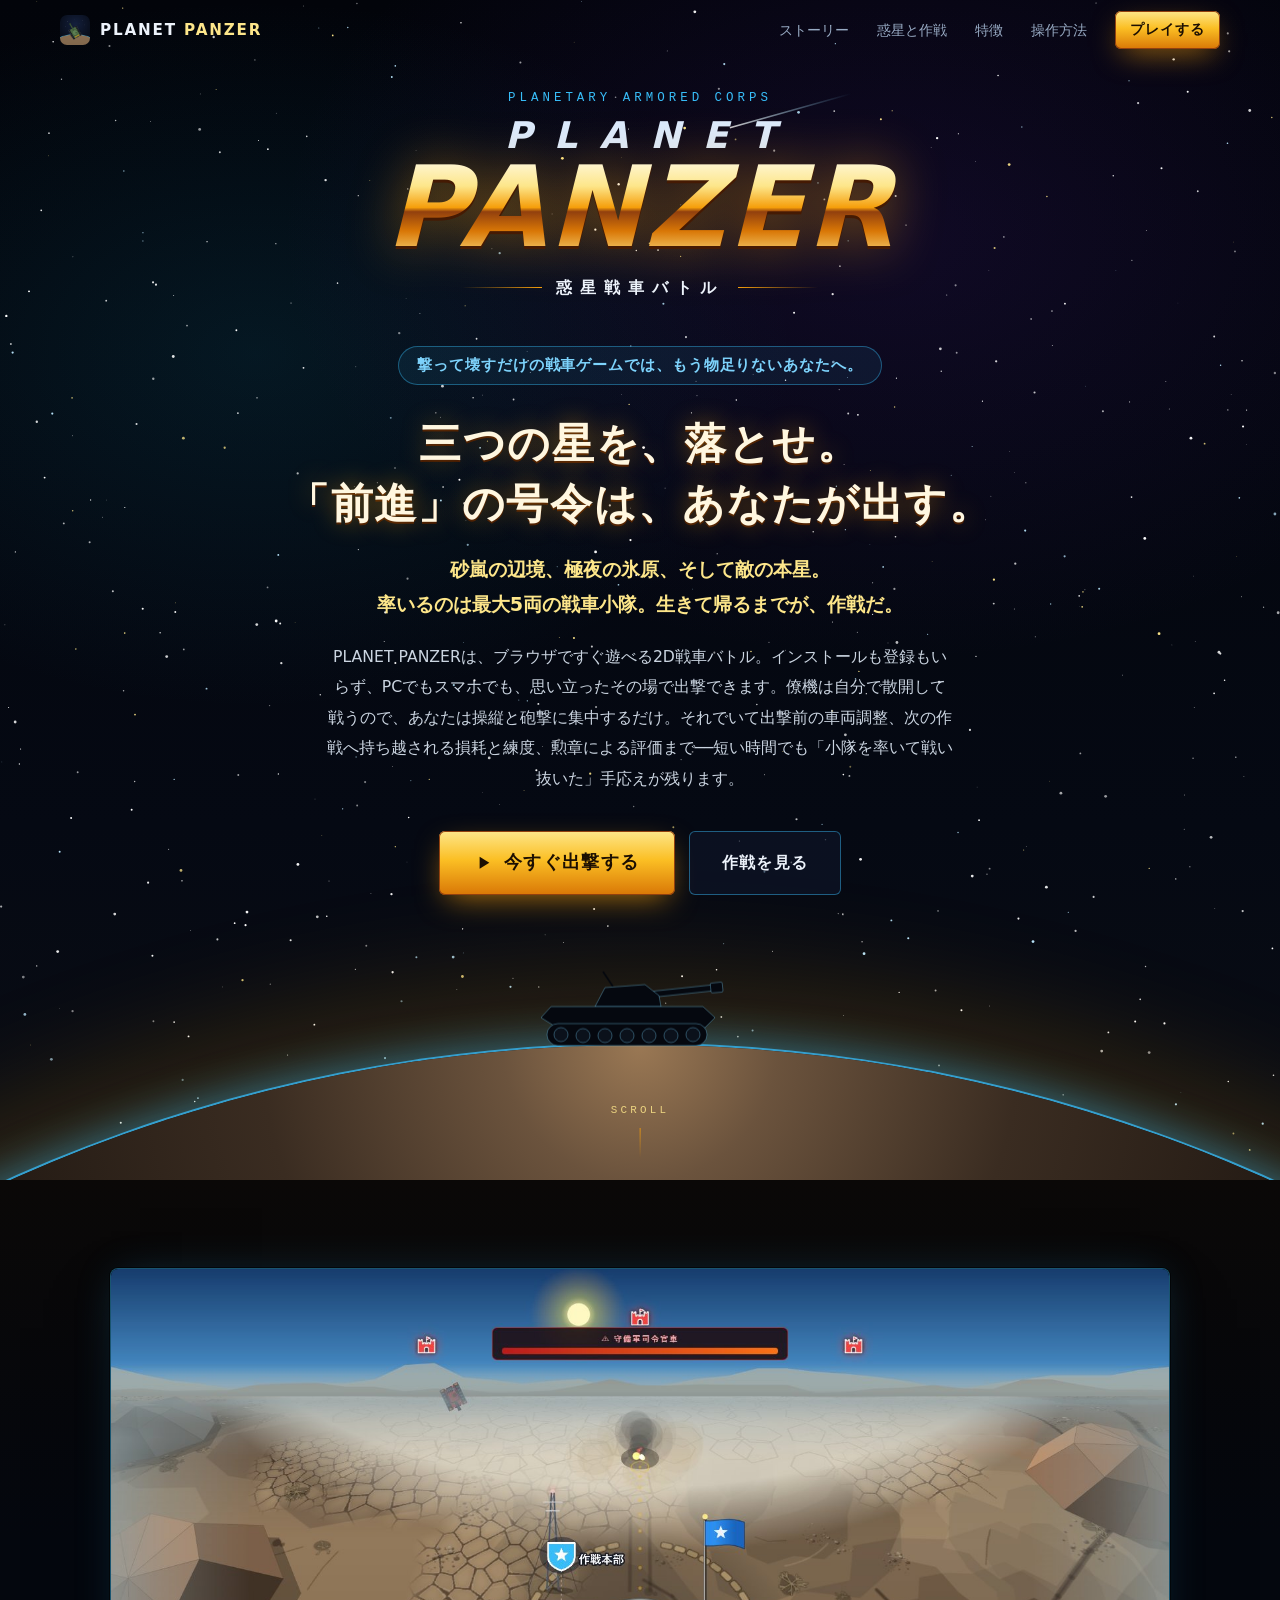
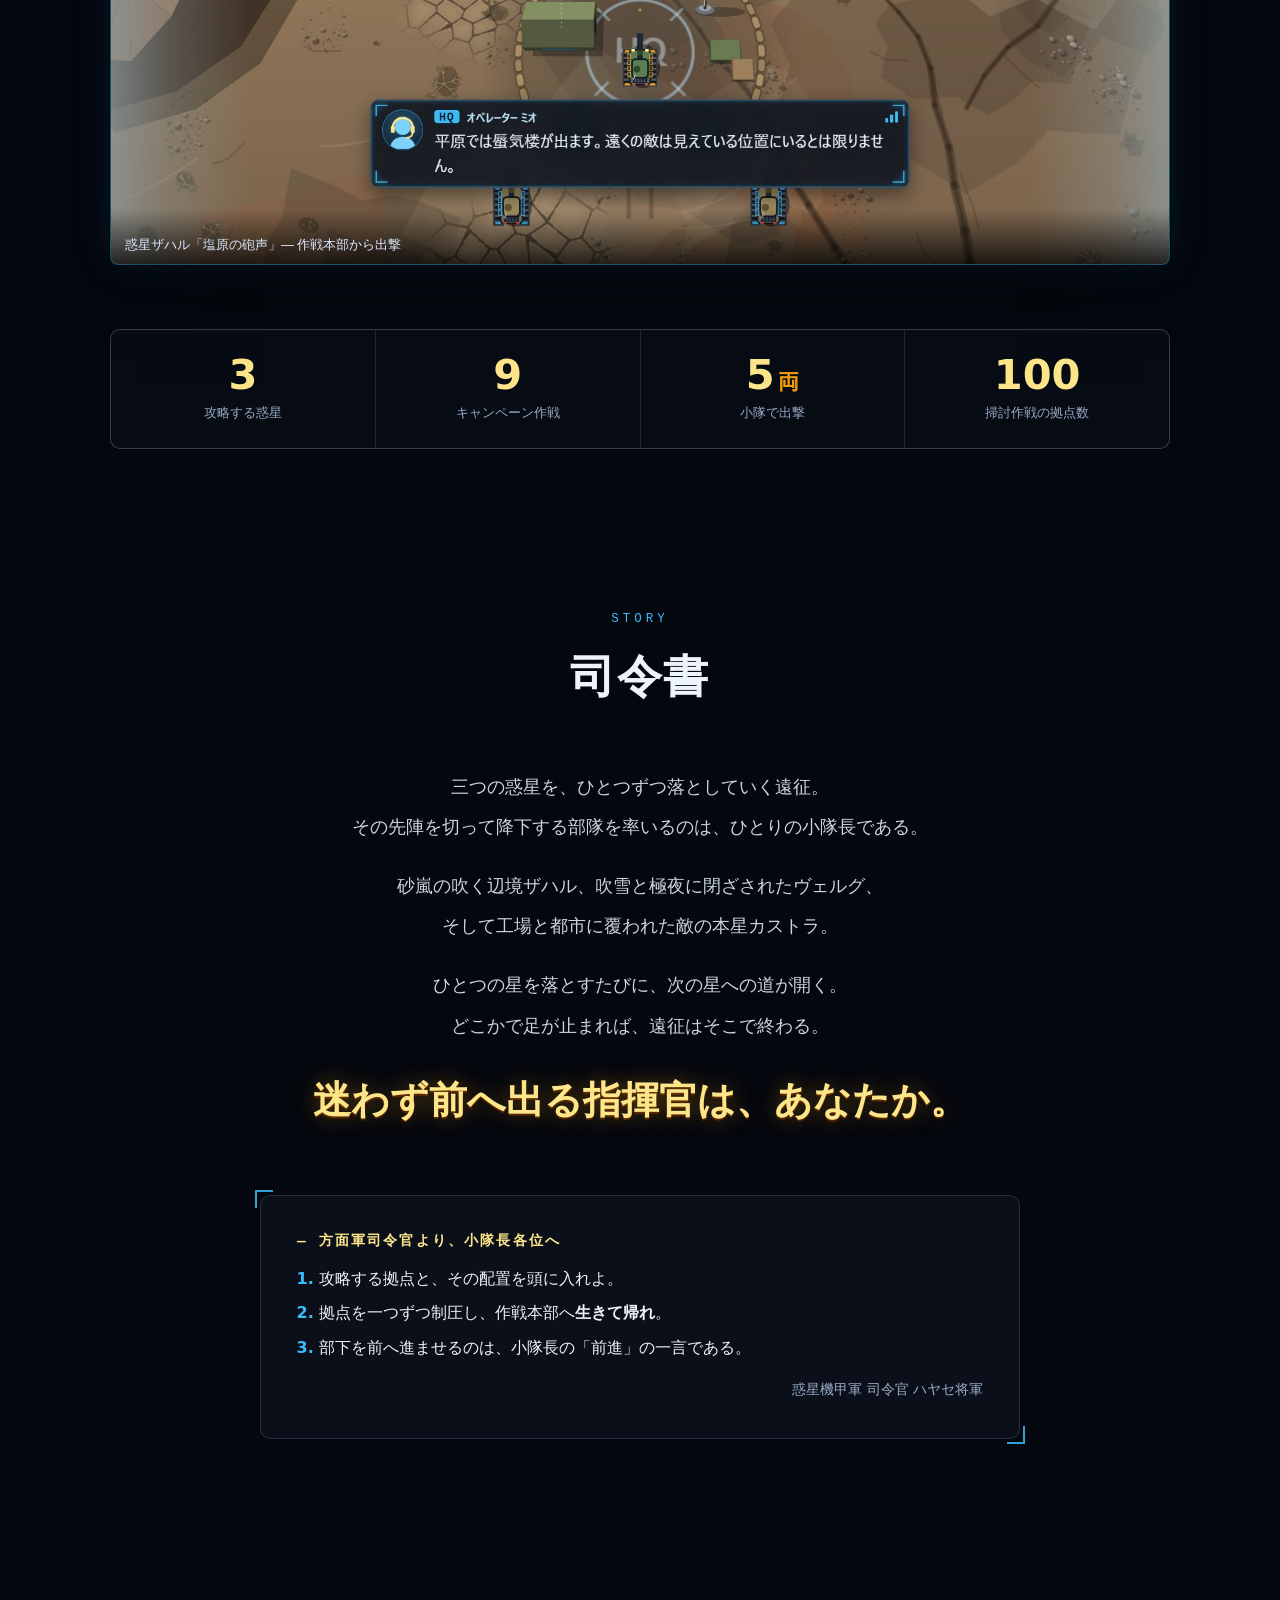
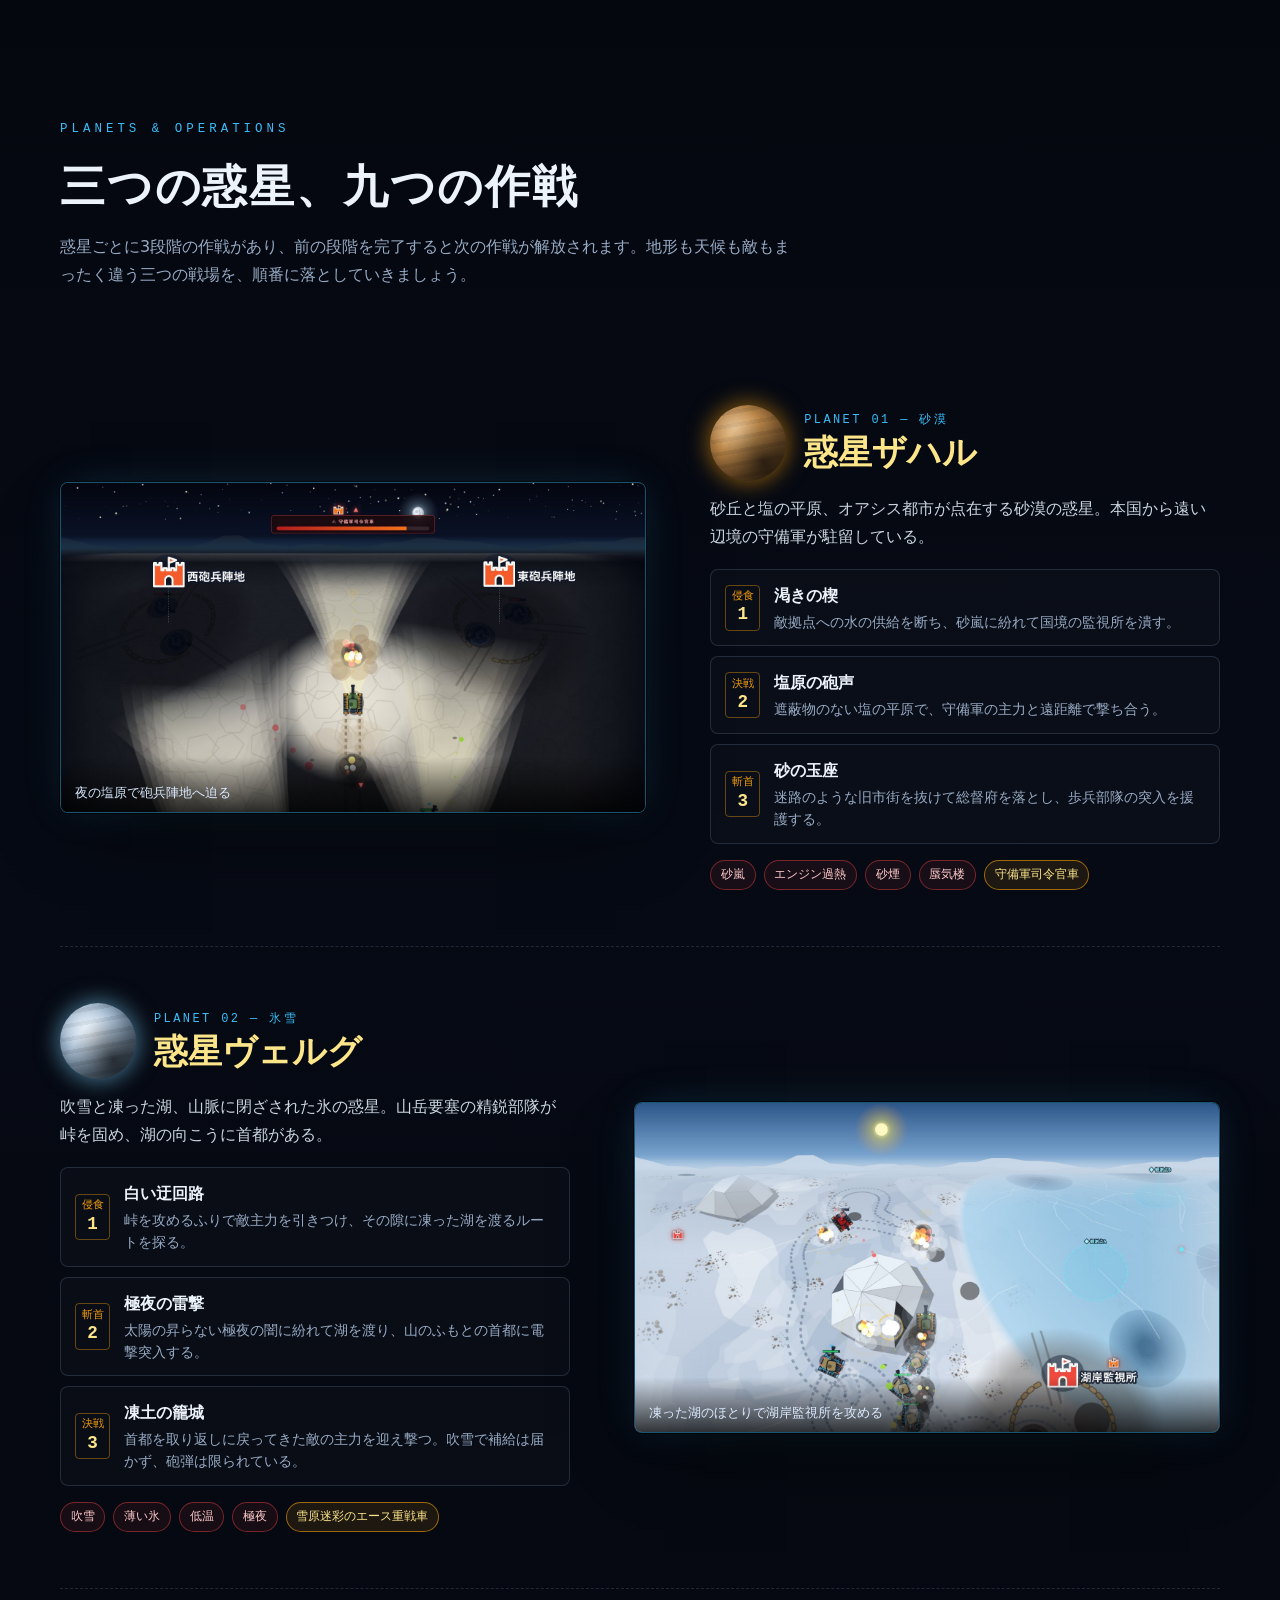
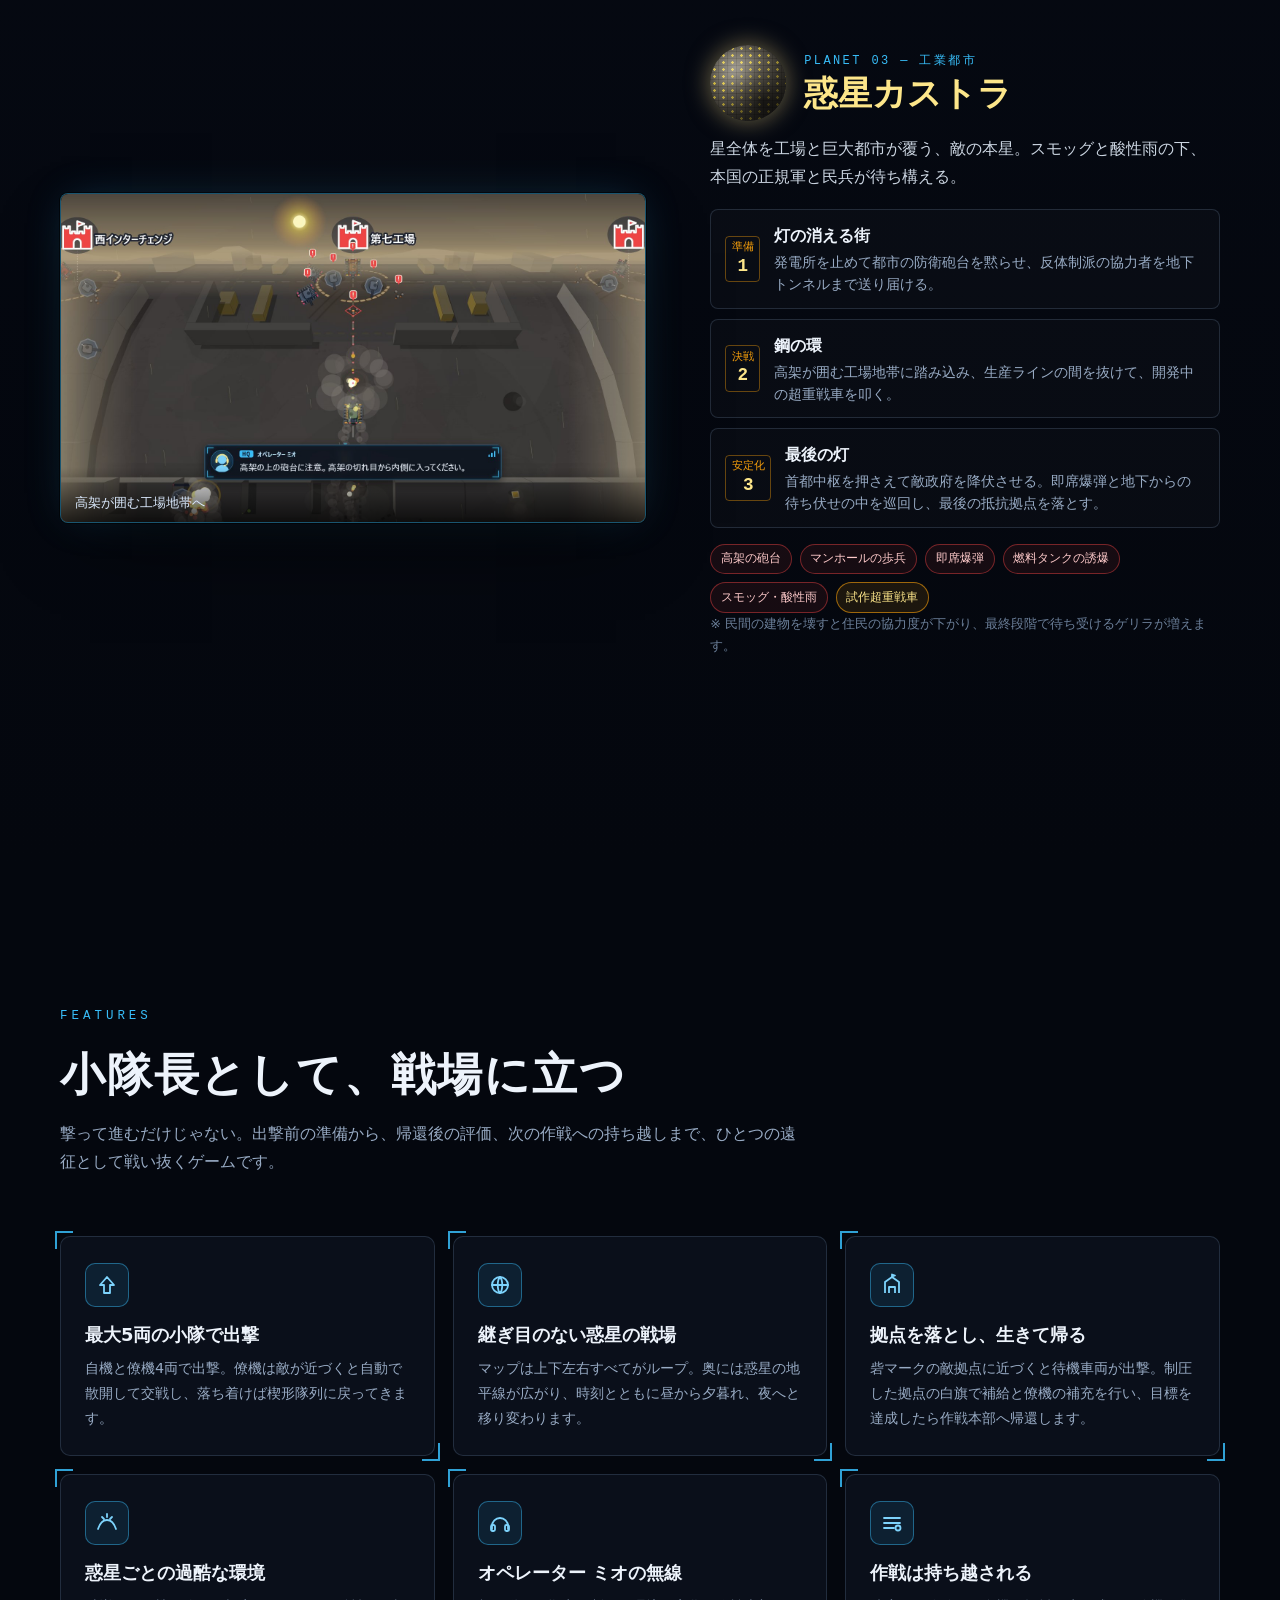
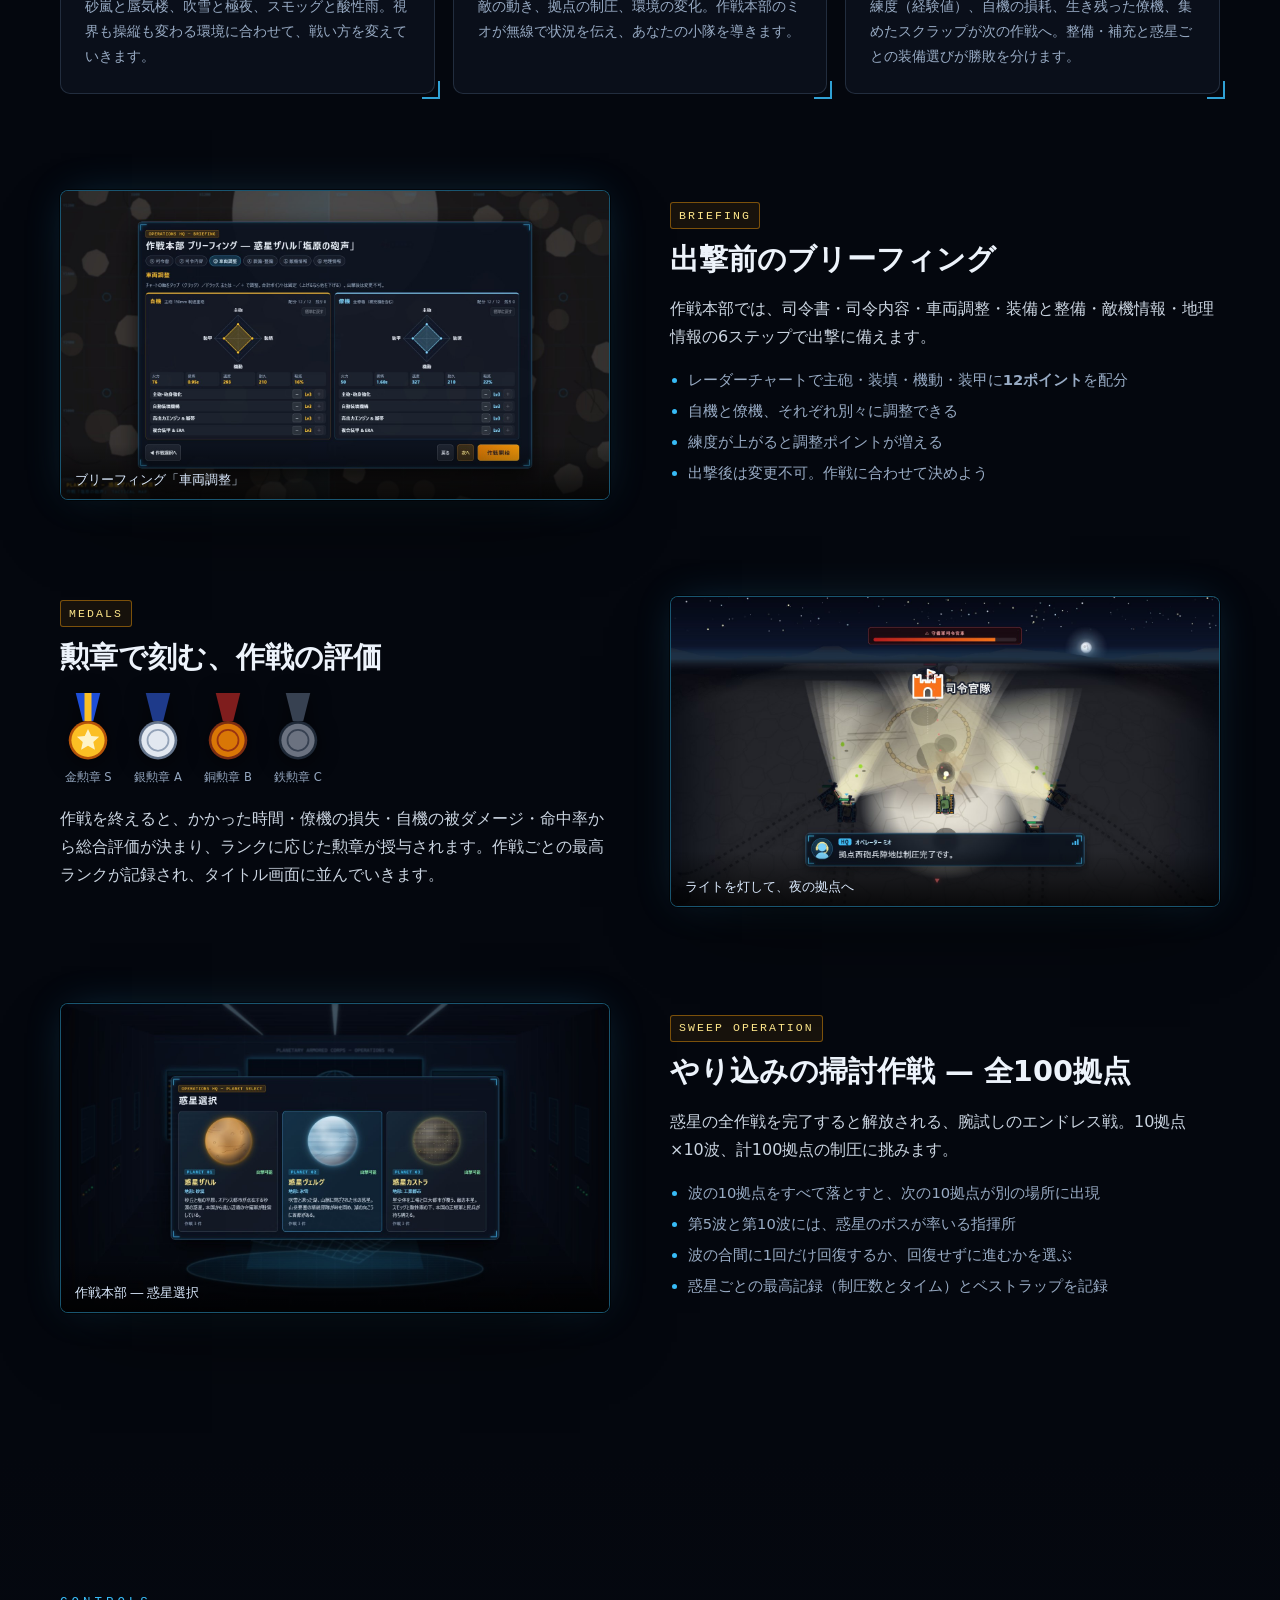
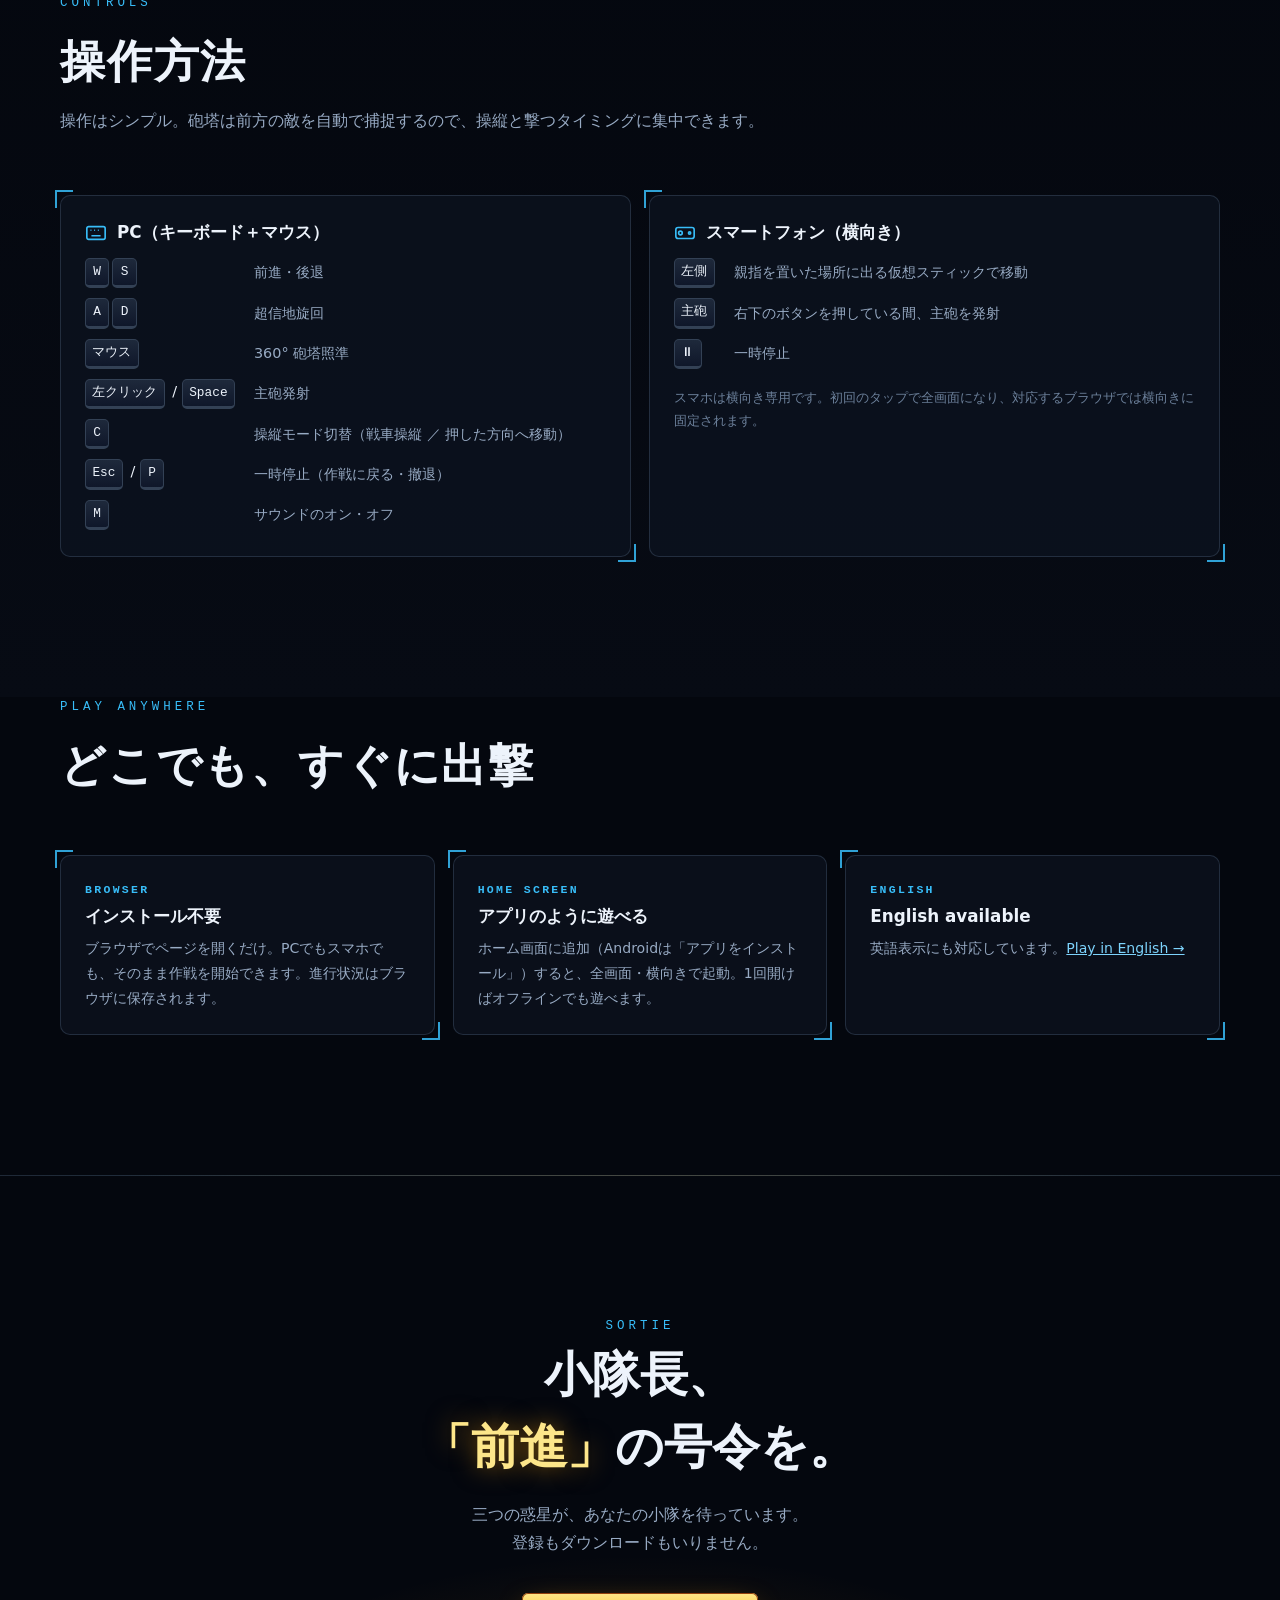
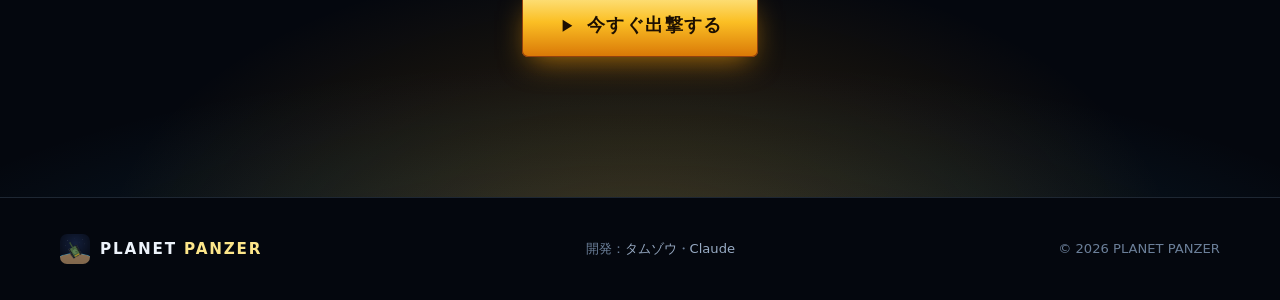
<file: lp/index.html>
<!DOCTYPE html>
<html lang="ja">
<head>
  <meta charset="utf-8">
  <meta name="viewport" content="width=device-width, initial-scale=1.0, viewport-fit=cover">
  <title>PLANET PANZER — 2D惑星戦車バトル｜ブラウザで遊べる戦車ゲーム</title>
  <meta name="description" content="三つの惑星を、ひとつずつ落としていく遠征。最大5両の戦車小隊を率いて、砂漠・氷雪・工業都市の惑星で全9作戦に挑む2D戦車バトル。ブラウザですぐ遊べて、PC・スマホに対応。">
  <meta name="theme-color" content="#070b14">
  <link rel="icon" href="../icons/icon.svg" type="image/svg+xml">
  <link rel="apple-touch-icon" href="../icons/apple-touch-icon.png">
  <!-- Share cards (absolute URLs: GitHub Pages) -->
  <meta property="og:type" content="website">
  <meta property="og:site_name" content="PLANET PANZER">
  <meta property="og:title" content="PLANET PANZER — 2D惑星戦車バトル">
  <meta property="og:description" content="最大5両の戦車小隊を率いて、三つの惑星を落とせ。ブラウザですぐ遊べる2D戦車バトル。">
  <meta property="og:url" content="https://tamtomozo.github.io/tank/lp/">
  <meta property="og:image" content="https://tamtomozo.github.io/tank/lp/img/title.jpg">
  <meta property="og:locale" content="ja_JP">
  <meta name="twitter:card" content="summary_large_image">
  <style>
    :root {
      color-scheme: dark;
      --bg: #04070e;
      --bg-2: #070b14;
      --panel: rgb(13 20 33 / 0.72);
      --panel-solid: #0c1424;
      --line: rgb(148 180 218 / 0.18);
      --line-strong: rgb(56 189 248 / 0.45);
      --text: #edf3fb;
      --muted: #98abc4;
      --dim: #6b7f99;
      --gold: #f59e0b;
      --gold-hi: #fde68a;
      --cyan: #38bdf8;
      --cyan-hi: #7dd3fc;
      --green: #4ade80;
      --font: "Segoe UI", "Hiragino Kaku Gothic ProN", "Yu Gothic UI", "Meiryo", system-ui, sans-serif;
      --mono: "Cascadia Mono", "Consolas", ui-monospace, "SFMono-Regular", monospace;
      --gutter: clamp(16px, 4vw, 40px);
      --maxw: 1160px;
    }

    *, *::before, *::after { box-sizing: border-box; }
    html { -webkit-text-size-adjust: 100%; text-size-adjust: 100%; scroll-behavior: smooth; }
    @media (prefers-reduced-motion: reduce) { html { scroll-behavior: auto; } }
    body {
      margin: 0;
      background: var(--bg);
      color: var(--text);
      font-family: var(--font);
      line-height: 1.75;
      overflow-x: hidden;
    }
    img { max-width: 100%; display: block; }
    a { color: var(--cyan-hi); }
    p { margin: 0 0 1em; }
    h1, h2, h3 { margin: 0; line-height: 1.3; }

    .wrap { width: 100%; max-width: calc(var(--maxw) + var(--gutter) * 2); margin: 0 auto; padding: 0 var(--gutter); }

    /* ---------- shared bits ---------- */
    .badge {
      display: inline-block;
      font-family: var(--mono);
      font-size: 0.72rem;
      letter-spacing: 0.18em;
      color: var(--gold-hi);
      border: 1px solid rgb(245 158 11 / 0.45);
      background: rgb(245 158 11 / 0.08);
      padding: 0.2em 0.7em;
      border-radius: 3px;
      text-transform: uppercase;
    }
    .eyebrow {
      font-family: var(--mono);
      font-size: 0.78rem;
      letter-spacing: 0.32em;
      color: var(--cyan);
      text-transform: uppercase;
    }
    .sec { padding: clamp(72px, 11vw, 140px) 0; position: relative; }
    .sec-head { margin-bottom: clamp(36px, 5vw, 60px); }
    .sec-head h2 {
      font-size: clamp(1.7rem, 4.4vw, 2.8rem);
      font-weight: 900;
      letter-spacing: 0.04em;
      margin-top: 0.4em;
    }
    .sec-head p { color: var(--muted); max-width: 46em; margin-top: 1em; }
    .center { text-align: center; }
    .center .sec-head p { margin-left: auto; margin-right: auto; }

    /* HUD frame: corner brackets like the in-game windows */
    .hud {
      position: relative;
      border: 1px solid var(--line);
      background: var(--panel);
      border-radius: 10px;
    }
    .hud::before, .hud::after {
      content: "";
      position: absolute;
      width: 18px; height: 18px;
      border: 2px solid var(--cyan);
      pointer-events: none;
      opacity: 0.85;
    }
    .hud::before { top: -6px; left: -6px; border-right: 0; border-bottom: 0; }
    .hud::after { bottom: -6px; right: -6px; border-left: 0; border-top: 0; }

    .shot {
      position: relative;
      border-radius: 8px;
      overflow: hidden;
      border: 1px solid var(--line-strong);
      box-shadow: 0 30px 80px -30px rgb(0 0 0 / 0.9), 0 0 0 1px rgb(0 0 0 / 0.6), 0 0 40px -10px rgb(56 189 248 / 0.25);
      background: #000;
      cursor: zoom-in;
      padding: 0;
      width: 100%;
      display: block;
    }
    .shot img { width: 100%; height: auto; aspect-ratio: 16 / 9; object-fit: cover; transition: transform 0.6s ease; }
    .shot:hover img, .shot:focus-visible img { transform: scale(1.025); }
    .shot:focus-visible { outline: 2px solid var(--gold); outline-offset: 3px; }
    .shot-cap {
      position: absolute; left: 0; right: 0; bottom: 0;
      padding: 28px 14px 10px;
      font-size: 0.8rem;
      color: #dbeafe;
      background: linear-gradient(transparent, rgb(0 0 0 / 0.75));
      text-align: left;
    }

    /* ---------- buttons ---------- */
    .btn {
      display: inline-flex; align-items: center; justify-content: center; gap: 0.6em;
      font: inherit; font-weight: 800;
      text-decoration: none;
      border-radius: 6px;
      padding: 0.95em 2em;
      letter-spacing: 0.08em;
      transition: transform 0.15s ease, box-shadow 0.2s ease, background 0.2s;
      cursor: pointer;
      white-space: nowrap;
    }
    .btn-primary {
      color: #1c0f02;
      background: linear-gradient(180deg, #fde68a 0%, #fbbf24 45%, #d97706 100%);
      box-shadow: 0 0 0 1px #92400e inset, 0 10px 30px -8px rgb(245 158 11 / 0.7);
      font-size: 1.1rem;
    }
    .btn-primary:hover { transform: translateY(-2px); box-shadow: 0 0 0 1px #92400e inset, 0 14px 40px -6px rgb(245 158 11 / 0.85); }
    .btn-ghost {
      color: var(--text);
      background: rgb(15 23 42 / 0.6);
      border: 1px solid var(--line-strong);
    }
    .btn-ghost:hover { background: rgb(56 189 248 / 0.12); }
    .btn:focus-visible { outline: 2px solid var(--cyan-hi); outline-offset: 3px; }
    .btn svg { width: 1.1em; height: 1.1em; flex: none; }

    /* ---------- top bar ---------- */
    .topbar {
      position: fixed; inset: 0 0 auto 0; z-index: 30;
      transition: background 0.3s, border-color 0.3s, transform 0.3s;
      border-bottom: 1px solid transparent;
    }
    .topbar.is-solid { background: rgb(4 7 14 / 0.82); backdrop-filter: blur(10px); -webkit-backdrop-filter: blur(10px); border-color: var(--line); }
    .topbar .wrap { display: flex; align-items: center; justify-content: space-between; height: 60px; gap: 16px; }
    .brand { display: flex; align-items: center; gap: 10px; text-decoration: none; color: var(--text); font-weight: 900; letter-spacing: 0.12em; font-size: 0.95rem; }
    .brand img { width: 30px; height: 30px; border-radius: 7px; }
    .brand b { color: var(--gold-hi); font-weight: 900; }
    .topnav { display: flex; align-items: center; gap: clamp(10px, 2.4vw, 28px); font-size: 0.86rem; }
    .topnav a { color: var(--muted); text-decoration: none; }
    .topnav a:hover { color: var(--text); }
    .topnav .btn { padding: 0.5em 1.1em; font-size: 0.85rem; color: #1c0f02; }
    @media (max-width: 760px) { .topnav .nav-link { display: none; } }

    /* ---------- hero ---------- */
    .hero {
      position: relative;
      min-height: 100svh;
      min-height: 100vh;
      display: grid;
      place-items: center;
      overflow: hidden;
      isolation: isolate;
      background:
        radial-gradient(ellipse 80% 60% at 70% 20%, rgb(76 29 149 / 0.18), transparent 60%),
        radial-gradient(ellipse 70% 50% at 20% 30%, rgb(14 116 144 / 0.16), transparent 60%),
        linear-gradient(#02040a, #050913 70%, #0a0d14);
    }
    @supports (min-height: 100svh) { .hero { min-height: 100svh; } }
    .stars { position: absolute; inset: 0; width: 100%; height: 100%; z-index: -2; }
    .horizon {
      position: absolute;
      left: 50%;
      top: calc(100% - var(--ground));
      width: max(240vw, 1700px);
      aspect-ratio: 1;
      transform: translateX(-50%);
      border-radius: 50%;
      z-index: -1;
      background: radial-gradient(circle at 50% 0%, #9a7854 0, #6b533d 4%, #3a2c21 11%, #120d0a 26%);
      box-shadow: 0 0 0 2px rgb(56 189 248 / 0.75), 0 0 40px 6px rgb(56 189 248 / 0.45), 0 -30px 120px 30px rgb(245 158 11 / 0.18);
      animation: rise 2.6s cubic-bezier(.2,.7,.2,1) both;
    }
    @keyframes rise { from { transform: translate(-50%, 22vh); } }
    .hero-tank {
      position: absolute;
      left: 50%;
      top: calc(100% - var(--ground));
      width: clamp(150px, 18vw, 230px);
      transform: translate(-50%, -93%);
      z-index: -1;
      fill: #05080f;
      stroke: rgb(125 211 252 / 0.35);
      stroke-width: 1;
      animation: tankIn 2.6s 0.5s cubic-bezier(.2,.7,.2,1) both;
    }
    @keyframes tankIn { from { opacity: 0; transform: translate(-50%, calc(-93% + 30px)); } }
    .hero-tank .glow { fill: #fde68a; stroke: none; opacity: 0; animation: muzzle 6s 3.2s infinite; }
    @keyframes muzzle { 0%, 92%, 100% { opacity: 0; } 93% { opacity: 1; } 96% { opacity: 0.2; } }

    /* --ground: height of the planet below its horizon; the tank stands on it, the copy stays above the tank */
    .hero { --ground: max(15vh, 110px); }
    .hero-inner { text-align: center; padding: 88px var(--gutter) calc(var(--ground) + clamp(110px, 13vw, 150px)); max-width: 900px; }
    .hero .eyebrow { animation: fadeUp 1s 0.2s both; }
    .logo { margin: 0.4em 0 0; line-height: 0.95; animation: fadeUp 1.2s 0.4s both; }
    .logo-top {
      display: block;
      font-size: clamp(1.1rem, 4vw, 2.3rem);
      font-weight: 800;
      letter-spacing: 0.6em;
      padding-left: 0.6em;
      color: #dbeafe;
      font-style: italic;
    }
    .logo-main {
      display: block;
      font-size: clamp(3.4rem, 13vw, 7rem);
      font-weight: 900;
      font-style: italic;
      letter-spacing: 0.02em;
      background: linear-gradient(180deg, #fffbeb 0%, #fde68a 30%, #f59e0b 50%, #92400e 54%, #d97706 72%, #fde68a 100%);
      -webkit-background-clip: text;
      background-clip: text;
      color: transparent;
      filter: drop-shadow(0 3px 0 #451a03) drop-shadow(0 0 26px rgb(245 158 11 / 0.45));
      padding: 0 0.1em;
    }
    .logo-sub {
      display: inline-flex; align-items: center; gap: 0.9em;
      margin-top: 0.8em;
      font-size: clamp(0.8rem, 2vw, 1rem);
      letter-spacing: 0.5em;
      font-weight: 700;
      color: var(--text);
      animation: fadeUp 1s 0.7s both;
    }
    .logo-sub::before, .logo-sub::after { content: ""; width: clamp(28px, 8vw, 80px); height: 1px; background: linear-gradient(90deg, transparent, var(--gold)); }
    .logo-sub::after { transform: scaleX(-1); }
    .hero-prehead {
      display: block;
      width: fit-content;
      margin: clamp(28px, 5vh, 44px) auto 0;
      padding: 0.35em 1.2em;
      font-size: clamp(0.82rem, 1.8vw, 0.95rem);
      font-weight: 700;
      letter-spacing: 0.06em;
      color: var(--cyan-hi);
      border: 1px solid rgb(56 189 248 / 0.4);
      border-radius: 99px;
      background: rgb(56 189 248 / 0.08);
      animation: fadeUp 1s 0.9s both;
    }
    .hero-catch {
      margin: 0.7em 0 0;
      font-size: clamp(1.6rem, 4.6vw, 2.6rem);
      font-weight: 900;
      line-height: 1.45;
      letter-spacing: 0.04em;
      color: #fff7e0;
      text-shadow: 0 0 24px rgb(245 158 11 / 0.45), 0 2px 0 #451a03;
      animation: fadeUp 1s 1s both;
    }
    .hero-deck {
      margin: 0.9em 0 0;
      font-size: clamp(0.98rem, 2.2vw, 1.2rem);
      font-weight: 700;
      line-height: 1.85;
      color: var(--gold-hi);
      animation: fadeUp 1s 1.1s both;
    }
    .hero-lead {
      max-width: 40em;
      margin: 1.2em auto 0;
      font-size: clamp(0.88rem, 1.7vw, 0.98rem);
      line-height: 1.95;
      color: #cbd5e1;
      text-wrap: pretty;
      animation: fadeUp 1s 1.2s both;
    }
    @media (max-width: 640px) { .hero-lead { text-align: left; } }
    .sp { display: none; }
    @media (max-width: 640px) { .sp { display: inline; } }
    .hero-cta { margin-top: clamp(24px, 4vh, 36px); display: flex; flex-wrap: wrap; gap: 14px; justify-content: center; animation: fadeUp 1s 1.3s both; }
    .scroll-cue {
      position: absolute; left: 50%; bottom: 22px; transform: translateX(-50%);
      font-family: var(--mono); font-size: 0.68rem; letter-spacing: 0.3em; color: var(--gold-hi);
      text-decoration: none; text-align: center; opacity: 0.85;
    }
    .scroll-cue::after { content: ""; display: block; margin: 8px auto 0; width: 1px; height: 30px; background: linear-gradient(var(--gold), transparent); animation: cue 2s infinite; transform-origin: top; }
    @keyframes cue { 0% { transform: scaleY(0); } 50% { transform: scaleY(1); } 100% { transform: scaleY(1); opacity: 0; } }
    @keyframes fadeUp { from { opacity: 0; transform: translateY(16px); } }

    /* ---------- showcase ---------- */
    .showcase { position: relative; z-index: 2; padding: clamp(48px, 7vw, 88px) 0 20px; background: linear-gradient(#0a0807, var(--bg) 40%); }
    .showcase .shot { max-width: 1060px; margin: 0 auto; }
    .stats {
      display: grid;
      grid-template-columns: repeat(4, 1fr);
      gap: 1px;
      margin: clamp(36px, 6vw, 64px) auto 0;
      max-width: 1060px;
      background: var(--line);
      border: 1px solid var(--line);
      border-radius: 10px;
      overflow: hidden;
    }
    .stat { background: var(--bg-2); padding: 22px 12px; text-align: center; }
    .stat b { display: block; font-size: clamp(1.7rem, 4.5vw, 2.6rem); font-weight: 900; color: var(--gold-hi); line-height: 1.1; font-variant-numeric: tabular-nums; }
    .stat b small { font-size: 0.5em; margin-left: 0.15em; color: var(--gold); }
    .stat span { font-size: 0.8rem; color: var(--muted); }
    @media (max-width: 640px) { .stats { grid-template-columns: repeat(2, 1fr); } }

    /* ---------- story ---------- */
    .story { text-align: center; }
    .story-text { max-width: 40em; margin: 0 auto; font-size: clamp(1rem, 2.2vw, 1.15rem); color: #cbd5e1; line-height: 2.2; }
    .story-text .big { display: block; font-size: clamp(1.5rem, 4.4vw, 2.4rem); font-weight: 900; color: var(--gold-hi); line-height: 1.6; margin: 0.6em 0; text-shadow: 0 0 22px rgb(245 158 11 / 0.4), 0 2px 0 #451a03; }
    .order {
      max-width: 760px; margin: clamp(40px, 6vw, 64px) auto 0; text-align: left;
      padding: clamp(22px, 4vw, 36px);
    }
    .order h3 { font-size: 0.9rem; color: var(--gold-hi); font-family: var(--mono); letter-spacing: 0.15em; margin-bottom: 1em; }
    .order ol { margin: 0; padding-left: 1.4em; color: var(--text); }
    .order li { margin: 0.4em 0; }
    .order li::marker { color: var(--cyan); font-weight: 700; }
    .order .sign { margin: 1.2em 0 0; text-align: right; color: var(--muted); font-size: 0.85rem; }

    /* ---------- planets ---------- */
    .planets { background: linear-gradient(#04070e, #060a14 30%, #04070e); }
    .planet {
      display: grid;
      grid-template-columns: 1.15fr 1fr;
      gap: clamp(28px, 5vw, 64px);
      align-items: center;
      padding: clamp(36px, 5vw, 56px) 0;
    }
    .planet + .planet { border-top: 1px dashed var(--line); }
    .planet:nth-of-type(even) { grid-template-columns: 1fr 1.15fr; }
    .planet:nth-of-type(even) .planet-media { order: 2; }
    @media (max-width: 860px) {
      .planet, .planet:nth-of-type(even) { grid-template-columns: 1fr; }
      .planet:nth-of-type(even) .planet-media { order: 0; }
    }
    .planet-head { display: flex; align-items: center; gap: 18px; margin-bottom: 14px; }
    .globe {
      --c1: #e2a960; --c2: #8a5a2b; --rim: rgb(245 158 11 / 0.55);
      width: 76px; height: 76px; flex: none; border-radius: 50%;
      background:
        radial-gradient(circle at 70% 75%, rgb(0 0 0 / 0.65), transparent 55%),
        radial-gradient(circle at 32% 30%, rgb(255 255 255 / 0.35), transparent 35%),
        repeating-linear-gradient(170deg, transparent 0 9px, rgb(0 0 0 / 0.08) 9px 13px),
        radial-gradient(circle at 40% 40%, var(--c1), var(--c2));
      box-shadow: 0 0 22px 2px var(--rim), inset -8px -10px 20px rgb(0 0 0 / 0.5);
    }
    .globe.ice { --c1: #e6f1fb; --c2: #5f86ad; --rim: rgb(125 211 252 / 0.55); }
    .globe.city {
      --c1: #8b8577; --c2: #2f2c27; --rim: rgb(190 170 110 / 0.5);
      background:
        radial-gradient(circle at 70% 75%, rgb(0 0 0 / 0.65), transparent 55%),
        radial-gradient(circle at 32% 30%, rgb(255 255 255 / 0.25), transparent 35%),
        radial-gradient(circle, rgb(253 224 71 / 0.8) 0 1px, transparent 1.5px) 0 0 / 9px 7px,
        repeating-linear-gradient(0deg, transparent 0 6px, rgb(0 0 0 / 0.15) 6px 7px),
        repeating-linear-gradient(90deg, transparent 0 8px, rgb(0 0 0 / 0.15) 8px 9px),
        radial-gradient(circle at 40% 40%, var(--c1), var(--c2));
    }
    .planet-num { font-family: var(--mono); font-size: 0.75rem; letter-spacing: 0.2em; color: var(--cyan); }
    .planet h3 { font-size: clamp(1.5rem, 3.6vw, 2.1rem); font-weight: 900; color: var(--gold-hi); }
    .planet-terrain { font-size: 0.85rem; color: var(--cyan-hi); font-weight: 700; }
    .planet-summary { color: #cbd5e1; }
    .ops { list-style: none; margin: 18px 0 0; padding: 0; display: grid; gap: 10px; }
    .op { display: grid; grid-template-columns: auto 1fr; gap: 2px 14px; padding: 12px 14px; border: 1px solid var(--line); border-radius: 8px; background: rgb(255 255 255 / 0.02); }
    .op-step { grid-row: span 2; align-self: center; font-family: var(--mono); font-size: 0.7rem; color: var(--gold); border: 1px solid rgb(245 158 11 / 0.4); border-radius: 4px; padding: 0.3em 0.5em; text-align: center; line-height: 1.3; }
    .op-step b { display: block; font-size: 1.1rem; color: var(--gold-hi); }
    .op-name { font-weight: 800; }
    .op-desc { font-size: 0.85rem; color: var(--muted); line-height: 1.6; }
    .chips { display: flex; flex-wrap: wrap; gap: 8px; margin-top: 16px; }
    .chip { font-size: 0.76rem; padding: 0.3em 0.8em; border-radius: 99px; border: 1px solid rgb(239 68 68 / 0.45); color: #fecaca; background: rgb(239 68 68 / 0.08); }
    .chip.boss { border-color: rgb(245 158 11 / 0.6); color: var(--gold-hi); background: rgb(245 158 11 / 0.1); }
    .planet-media { display: grid; gap: 12px; }
    .planet-note { font-size: 0.8rem; color: var(--dim); }

    /* ---------- features ---------- */
    .features-grid { display: grid; grid-template-columns: repeat(auto-fit, minmax(min(100%, 320px), 1fr)); gap: 18px; }
    .feat { padding: 26px 24px 24px; }
    .feat-icon { width: 44px; height: 44px; border-radius: 10px; display: grid; place-items: center; background: rgb(56 189 248 / 0.1); border: 1px solid var(--line-strong); color: var(--cyan-hi); margin-bottom: 16px; }
    .feat-icon svg { width: 24px; height: 24px; }
    .feat h3 { font-size: 1.12rem; font-weight: 800; margin-bottom: 0.5em; }
    .feat p { font-size: 0.9rem; color: var(--muted); margin: 0; }

    .split { display: grid; grid-template-columns: 1fr 1fr; gap: clamp(28px, 5vw, 60px); align-items: center; margin-top: clamp(56px, 8vw, 96px); }
    .split.rev .split-media { order: 2; }
    @media (max-width: 860px) { .split { grid-template-columns: 1fr; } .split.rev .split-media { order: 0; } }
    .split h3 { font-size: clamp(1.35rem, 3vw, 1.8rem); font-weight: 900; margin: 0.4em 0 0.6em; }
    .split p { color: #cbd5e1; }
    .split ul { margin: 0; padding-left: 1.2em; color: var(--muted); font-size: 0.92rem; }
    .split li { margin: 0.35em 0; }
    .split li::marker { color: var(--cyan); }

    /* medals */
    .medals { display: flex; gap: 14px; flex-wrap: wrap; margin: 6px 0 18px; }
    .medal { text-align: center; font-size: 0.72rem; color: var(--muted); }
    .medal svg { width: 56px; height: 70px; display: block; margin: 0 auto 4px; filter: drop-shadow(0 4px 10px rgb(0 0 0 / 0.6)); }

    /* ---------- controls ---------- */
    .ctrl-grid { display: grid; grid-template-columns: 1fr 1fr; gap: 18px; }
    @media (max-width: 760px) { .ctrl-grid { grid-template-columns: 1fr; } }
    .ctrl { padding: 26px 24px; }
    .ctrl h3 { font-size: 1.05rem; font-weight: 800; margin-bottom: 14px; display: flex; align-items: center; gap: 10px; }
    .ctrl h3 svg { width: 22px; height: 22px; color: var(--cyan); }
    .ctrl dl { margin: 0; display: grid; grid-template-columns: auto 1fr; gap: 10px 16px; align-items: center; font-size: 0.9rem; }
    .ctrl dt { white-space: nowrap; }
    .ctrl dd { margin: 0; color: var(--muted); }
    kbd {
      display: inline-block; min-width: 1.9em; padding: 0.15em 0.5em; margin-right: 3px;
      font-family: var(--mono); font-size: 0.8rem; text-align: center; color: var(--text);
      background: linear-gradient(#1e293b, #0f172a); border: 1px solid #334155; border-bottom-width: 3px; border-radius: 5px;
    }
    .ctrl-note { margin-top: 18px; font-size: 0.82rem; color: var(--dim); }

    /* ---------- install ---------- */
    .install { display: grid; grid-template-columns: repeat(3, 1fr); gap: 18px; }
    @media (max-width: 860px) { .install { grid-template-columns: 1fr; } }
    .inst { padding: 24px; }
    .inst b { display: block; font-family: var(--mono); font-size: 0.72rem; letter-spacing: 0.2em; color: var(--cyan); margin-bottom: 6px; }
    .inst h3 { font-size: 1.05rem; font-weight: 800; margin-bottom: 0.5em; }
    .inst p { font-size: 0.88rem; color: var(--muted); margin: 0; }

    /* ---------- final CTA ---------- */
    .final {
      text-align: center;
      overflow: hidden;
      background:
        radial-gradient(ellipse 60% 70% at 50% 110%, rgb(245 158 11 / 0.22), transparent 70%),
        radial-gradient(ellipse 90% 60% at 50% 120%, rgb(56 189 248 / 0.18), transparent 70%),
        var(--bg);
      border-top: 1px solid var(--line);
    }
    .final h2 { font-size: clamp(1.8rem, 5vw, 3rem); font-weight: 900; line-height: 1.5; }
    .final h2 em { font-style: normal; color: var(--gold-hi); text-shadow: 0 0 24px rgb(245 158 11 / 0.5); }
    .final p { color: var(--muted); margin: 1.2em auto 2.2em; max-width: 34em; }
    .final .hero-cta { animation: none; }

    footer { border-top: 1px solid var(--line); padding: 36px 0 calc(36px + env(safe-area-inset-bottom)); font-size: 0.82rem; color: var(--dim); }
    footer .wrap { display: flex; flex-wrap: wrap; gap: 14px 28px; justify-content: space-between; align-items: center; }
    footer a { color: var(--muted); }
    .credits span { color: var(--muted); }
    .credits span + span::before { content: "・"; color: var(--dim); }

    /* ---------- reveal on scroll ---------- */
    .reveal { opacity: 0; transform: translateY(28px); transition: opacity 0.9s ease, transform 0.9s cubic-bezier(.2,.7,.2,1); }
    .reveal.is-in { opacity: 1; transform: none; }
    .no-js .reveal { opacity: 1; transform: none; }
    @media (prefers-reduced-motion: reduce) {
      .reveal { opacity: 1; transform: none; transition: none; }
      .horizon, .hero-tank, .logo, .logo-sub, .hero-prehead, .hero-catch, .hero-deck, .hero-lead, .hero-cta, .hero .eyebrow { animation: none; }
      .hero-tank .glow, .scroll-cue::after { animation: none; }
    }

    /* ---------- lightbox ---------- */
    .lightbox { border: 0; padding: 0; background: transparent; max-width: min(96vw, 1600px); max-height: 92vh; overflow: visible; }
    .lightbox::backdrop { background: rgb(2 4 10 / 0.88); backdrop-filter: blur(4px); }
    .lightbox img { max-height: 86vh; width: auto; height: auto; margin: 0 auto; border-radius: 8px; border: 1px solid var(--line-strong); }
    .lightbox p { text-align: center; color: var(--muted); font-size: 0.85rem; margin: 10px 0 0; }
    .lightbox-close {
      position: absolute; top: -14px; right: -14px; width: 40px; height: 40px; border-radius: 50%;
      border: 1px solid var(--line-strong); background: var(--panel-solid); color: var(--text); font-size: 1.2rem; cursor: pointer;
    }
    @media (max-width: 640px) { .lightbox-close { top: auto; bottom: -52px; right: 50%; transform: translateX(50%); } }
  </style>
</head>
<body class="no-js">
  <header class="topbar" id="topbar">
    <div class="wrap">
      <a class="brand" href="#top" aria-label="PLANET PANZER トップへ">
        <img src="../icons/icon-192.png" alt="" width="30" height="30">
        <span>PLANET <b>PANZER</b></span>
      </a>
      <nav class="topnav" aria-label="ページ内">
        <a class="nav-link" href="#story">ストーリー</a>
        <a class="nav-link" href="#planets">惑星と作戦</a>
        <a class="nav-link" href="#features">特徴</a>
        <a class="nav-link" href="#controls">操作方法</a>
        <a class="btn btn-primary" href="../">プレイする</a>
      </nav>
    </div>
  </header>

  <main id="top">
    <!-- ===== HERO ===== -->
    <section class="hero" aria-labelledby="hero-title">
      <canvas class="stars" id="stars" aria-hidden="true"></canvas>
      <div class="horizon" aria-hidden="true"></div>
      <svg class="hero-tank" viewBox="0 0 230 80" aria-hidden="true">
        <line x1="88" y1="16" x2="78" y2="1" stroke-width="1.6" stroke="#05080f"/>
        <g transform="rotate(-6 124 24)">
          <rect x="118" y="21" width="74" height="6" rx="1.5"/>
          <rect x="186" y="19" width="12" height="10" rx="1.5"/>
        </g>
        <path d="M70 36 L80 17 L120 14 L134 25 L136 36 Z"/>
        <path d="M26 36 L178 36 L190 47 L180 57 L32 57 L16 47 Z"/>
        <rect x="22" y="53" width="160" height="22" rx="11"/>
        <g fill="#0b111b">
          <circle cx="36" cy="64" r="7"/><circle cx="58" cy="65" r="7"/><circle cx="80" cy="65" r="7"/>
          <circle cx="102" cy="65" r="7"/><circle cx="124" cy="65" r="7"/><circle cx="146" cy="65" r="7"/>
          <circle cx="168" cy="64" r="7"/>
        </g>
        <g class="glow" transform="rotate(-6 124 24)">
          <ellipse cx="214" cy="24" rx="20" ry="9"/>
          <ellipse cx="210" cy="24" rx="11" ry="5" fill="#fff"/>
        </g>
      </svg>

      <div class="hero-inner">
        <div class="eyebrow">Planetary Armored Corps</div>
        <h1 class="logo" id="hero-title">
          <span class="logo-top">PLANET</span>
          <span class="logo-main">PANZER</span>
        </h1>
        <div class="logo-sub">惑星戦車バトル</div>
        <!-- Hero copy in four parts: pre-head / catch / deck / lead -->
        <p class="hero-prehead">撃って壊すだけの戦車ゲームでは、<br class="sp">もう物足りないあなたへ。</p>
        <p class="hero-catch">三つの星を、落とせ。<br>「前進」の号令は、<br class="sp">あなたが出す。</p>
        <p class="hero-deck">砂嵐の辺境、極夜の氷原、そして敵の本星。<br>率いるのは最大5両の戦車小隊。<br class="sp">生きて帰るまでが、作戦だ。</p>
        <p class="hero-lead">PLANET PANZERは、ブラウザですぐ遊べる2D戦車バトル。インストールも登録もいらず、PCでもスマホでも、思い立ったその場で出撃できます。僚機は自分で散開して戦うので、あなたは操縦と砲撃に集中するだけ。それでいて出撃前の車両調整、次の作戦へ持ち越される損耗と練度、勲章による評価まで──短い時間でも「小隊を率いて戦い抜いた」手応えが残ります。</p>
        <div class="hero-cta">
          <a class="btn btn-primary" href="../">
            <svg viewBox="0 0 24 24" fill="currentColor" aria-hidden="true"><path d="M7 4.5v15l12-7.5z"/></svg>
            今すぐ出撃する
          </a>
          <a class="btn btn-ghost" href="#planets">作戦を見る</a>
        </div>
      </div>
      <a class="scroll-cue" href="#showcase">SCROLL</a>
    </section>

    <!-- ===== SHOWCASE ===== -->
    <section class="showcase" id="showcase" aria-label="ゲーム画面">
      <div class="wrap">
        <button class="shot reveal" type="button" data-full="img/zahar-hq.jpg" data-cap="砂漠惑星ザハルの作戦本部から出撃。オペレーターのミオが無線で戦況を伝える。">
          <img src="img/zahar-hq.jpg" alt="砂漠の惑星で作戦本部から出撃する戦車。画面下にオペレーター ミオの無線" width="1600" height="900" fetchpriority="high">
          <span class="shot-cap">惑星ザハル「塩原の砲声」— 作戦本部から出撃</span>
        </button>
        <div class="stats reveal" role="list">
          <div class="stat" role="listitem"><b>3</b><span>攻略する惑星</span></div>
          <div class="stat" role="listitem"><b>9</b><span>キャンペーン作戦</span></div>
          <div class="stat" role="listitem"><b>5<small>両</small></b><span>小隊で出撃</span></div>
          <div class="stat" role="listitem"><b>100</b><span>掃討作戦の拠点数</span></div>
        </div>
      </div>
    </section>

    <!-- ===== STORY ===== -->
    <section class="sec story" id="story" aria-labelledby="story-title">
      <div class="wrap">
        <div class="sec-head reveal">
          <div class="eyebrow">Story</div>
          <h2 id="story-title">司令書</h2>
        </div>
        <div class="story-text reveal">
          <p>三つの惑星を、ひとつずつ落としていく遠征。<br>その先陣を切って降下する部隊を率いるのは、ひとりの小隊長である。</p>
          <p>砂嵐の吹く辺境ザハル、吹雪と極夜に閉ざされたヴェルグ、<br>そして工場と都市に覆われた敵の本星カストラ。</p>
          <p>ひとつの星を落とすたびに、次の星への道が開く。<br>どこかで足が止まれば、遠征はそこで終わる。</p>
          <span class="big">迷わず前へ出る指揮官は、あなたか。</span>
        </div>
        <div class="order hud reveal">
          <h3>— 方面軍司令官より、小隊長各位へ</h3>
          <ol>
            <li>攻略する拠点と、その配置を頭に入れよ。</li>
            <li>拠点を一つずつ制圧し、作戦本部へ<strong>生きて帰れ</strong>。</li>
            <li>部下を前へ進ませるのは、小隊長の「前進」の一言である。</li>
          </ol>
          <p class="sign">惑星機甲軍 司令官 ハヤセ将軍</p>
        </div>
      </div>
    </section>

    <!-- ===== PLANETS ===== -->
    <section class="sec planets" id="planets" aria-labelledby="planets-title">
      <div class="wrap">
        <div class="sec-head reveal">
          <div class="eyebrow">Planets &amp; Operations</div>
          <h2 id="planets-title">三つの惑星、九つの作戦</h2>
          <p>惑星ごとに3段階の作戦があり、前の段階を完了すると次の作戦が解放されます。地形も天候も敵もまったく違う三つの戦場を、順番に落としていきましょう。</p>
        </div>

        <!-- Zahar -->
        <article class="planet reveal" aria-labelledby="p1">
          <div class="planet-media">
            <button class="shot" type="button" data-full="img/zahar-night.jpg" data-cap="惑星ザハル。夕暮れから夜へ、ライトの光の中で敵の砲兵陣地に迫る。">
              <img src="img/zahar-night.jpg" alt="夜の塩の平原で、西と東の砲兵陣地に迫る戦車" width="1600" height="900" loading="lazy">
              <span class="shot-cap">夜の塩原で砲兵陣地へ迫る</span>
            </button>
          </div>
          <div>
            <div class="planet-head">
              <div class="globe" aria-hidden="true"></div>
              <div>
                <div class="planet-num">PLANET 01 — 砂漠</div>
                <h3 id="p1">惑星ザハル</h3>
              </div>
            </div>
            <p class="planet-summary">砂丘と塩の平原、オアシス都市が点在する砂漠の惑星。本国から遠い辺境の守備軍が駐留している。</p>
            <ol class="ops">
              <li class="op"><span class="op-step">侵食<b>1</b></span><span class="op-name">渇きの楔</span><span class="op-desc">敵拠点への水の供給を断ち、砂嵐に紛れて国境の監視所を潰す。</span></li>
              <li class="op"><span class="op-step">決戦<b>2</b></span><span class="op-name">塩原の砲声</span><span class="op-desc">遮蔽物のない塩の平原で、守備軍の主力と遠距離で撃ち合う。</span></li>
              <li class="op"><span class="op-step">斬首<b>3</b></span><span class="op-name">砂の玉座</span><span class="op-desc">迷路のような旧市街を抜けて総督府を落とし、歩兵部隊の突入を援護する。</span></li>
            </ol>
            <div class="chips" aria-label="この惑星の脅威">
              <span class="chip">砂嵐</span><span class="chip">エンジン過熱</span><span class="chip">砂煙</span><span class="chip">蜃気楼</span><span class="chip boss">守備軍司令官車</span>
            </div>
          </div>
        </article>

        <!-- Verg -->
        <article class="planet reveal" aria-labelledby="p2">
          <div class="planet-media">
            <button class="shot" type="button" data-full="img/verg.jpg" data-cap="惑星ヴェルグ。雪原と凍った湖のほとりで、湖岸監視所の守備隊と交戦する小隊。">
              <img src="img/verg.jpg" alt="雪原と凍った湖のそばで敵と交戦する戦車小隊" width="1600" height="900" loading="lazy">
              <span class="shot-cap">凍った湖のほとりで湖岸監視所を攻める</span>
            </button>
          </div>
          <div>
            <div class="planet-head">
              <div class="globe ice" aria-hidden="true"></div>
              <div>
                <div class="planet-num">PLANET 02 — 氷雪</div>
                <h3 id="p2">惑星ヴェルグ</h3>
              </div>
            </div>
            <p class="planet-summary">吹雪と凍った湖、山脈に閉ざされた氷の惑星。山岳要塞の精鋭部隊が峠を固め、湖の向こうに首都がある。</p>
            <ol class="ops">
              <li class="op"><span class="op-step">侵食<b>1</b></span><span class="op-name">白い迂回路</span><span class="op-desc">峠を攻めるふりで敵主力を引きつけ、その隙に凍った湖を渡るルートを探る。</span></li>
              <li class="op"><span class="op-step">斬首<b>2</b></span><span class="op-name">極夜の雷撃</span><span class="op-desc">太陽の昇らない極夜の闇に紛れて湖を渡り、山のふもとの首都に電撃突入する。</span></li>
              <li class="op"><span class="op-step">決戦<b>3</b></span><span class="op-name">凍土の籠城</span><span class="op-desc">首都を取り返しに戻ってきた敵の主力を迎え撃つ。吹雪で補給は届かず、砲弾は限られている。</span></li>
            </ol>
            <div class="chips" aria-label="この惑星の脅威">
              <span class="chip">吹雪</span><span class="chip">薄い氷</span><span class="chip">低温</span><span class="chip">極夜</span><span class="chip boss">雪原迷彩のエース重戦車</span>
            </div>
          </div>
        </article>

        <!-- Castra -->
        <article class="planet reveal" aria-labelledby="p3">
          <div class="planet-media">
            <button class="shot" type="button" data-full="img/castra.jpg" data-cap="惑星カストラ。スモッグと酸性雨の工業都市で、高架に囲まれた工場地帯へ踏み込む。">
              <img src="img/castra.jpg" alt="スモッグに覆われた工業都市で、高架と工場の間を進む戦車" width="1600" height="900" loading="lazy">
              <span class="shot-cap">高架が囲む工場地帯へ</span>
            </button>
          </div>
          <div>
            <div class="planet-head">
              <div class="globe city" aria-hidden="true"></div>
              <div>
                <div class="planet-num">PLANET 03 — 工業都市</div>
                <h3 id="p3">惑星カストラ</h3>
              </div>
            </div>
            <p class="planet-summary">星全体を工場と巨大都市が覆う、敵の本星。スモッグと酸性雨の下、本国の正規軍と民兵が待ち構える。</p>
            <ol class="ops">
              <li class="op"><span class="op-step">準備<b>1</b></span><span class="op-name">灯の消える街</span><span class="op-desc">発電所を止めて都市の防衛砲台を黙らせ、反体制派の協力者を地下トンネルまで送り届ける。</span></li>
              <li class="op"><span class="op-step">決戦<b>2</b></span><span class="op-name">鋼の環</span><span class="op-desc">高架が囲む工場地帯に踏み込み、生産ラインの間を抜けて、開発中の超重戦車を叩く。</span></li>
              <li class="op"><span class="op-step">安定化<b>3</b></span><span class="op-name">最後の灯</span><span class="op-desc">首都中枢を押さえて敵政府を降伏させる。即席爆弾と地下からの待ち伏せの中を巡回し、最後の抵抗拠点を落とす。</span></li>
            </ol>
            <div class="chips" aria-label="この惑星の脅威">
              <span class="chip">高架の砲台</span><span class="chip">マンホールの歩兵</span><span class="chip">即席爆弾</span><span class="chip">燃料タンクの誘爆</span><span class="chip">スモッグ・酸性雨</span><span class="chip boss">試作超重戦車</span>
            </div>
            <p class="planet-note">※ 民間の建物を壊すと住民の協力度が下がり、最終段階で待ち受けるゲリラが増えます。</p>
          </div>
        </article>
      </div>
    </section>

    <!-- ===== FEATURES ===== -->
    <section class="sec" id="features" aria-labelledby="features-title">
      <div class="wrap">
        <div class="sec-head reveal">
          <div class="eyebrow">Features</div>
          <h2 id="features-title">小隊長として、戦場に立つ</h2>
          <p>撃って進むだけじゃない。出撃前の準備から、帰還後の評価、次の作戦への持ち越しまで、ひとつの遠征として戦い抜くゲームです。</p>
        </div>

        <div class="features-grid">
          <div class="feat hud reveal">
            <div class="feat-icon"><svg viewBox="0 0 24 24" fill="none" stroke="currentColor" stroke-width="1.8" stroke-linecap="round" stroke-linejoin="round" aria-hidden="true"><path d="M12 4l-7 8h4v8h6v-8h4z"/></svg></div>
            <h3>最大5両の小隊で出撃</h3>
            <p>自機と僚機4両で出撃。僚機は敵が近づくと自動で散開して交戦し、落ち着けば楔形隊列に戻ってきます。</p>
          </div>
          <div class="feat hud reveal">
            <div class="feat-icon"><svg viewBox="0 0 24 24" fill="none" stroke="currentColor" stroke-width="1.8" stroke-linecap="round" aria-hidden="true"><circle cx="12" cy="12" r="8"/><path d="M4 12h16M12 4c3 3 3 13 0 16M12 4c-3 3-3 13 0 16"/></svg></div>
            <h3>継ぎ目のない惑星の戦場</h3>
            <p>マップは上下左右すべてがループ。奥には惑星の地平線が広がり、時刻とともに昼から夕暮れ、夜へと移り変わります。</p>
          </div>
          <div class="feat hud reveal">
            <div class="feat-icon"><svg viewBox="0 0 24 24" fill="none" stroke="currentColor" stroke-width="1.8" stroke-linejoin="round" aria-hidden="true"><path d="M5 20V9l7-5 7 5v11"/><path d="M9 20v-6h6v6"/><path d="M12 4V1.5l3 1-3 1"/></svg></div>
            <h3>拠点を落とし、生きて帰る</h3>
            <p>砦マークの敵拠点に近づくと待機車両が出撃。制圧した拠点の白旗で補給と僚機の補充を行い、目標を達成したら作戦本部へ帰還します。</p>
          </div>
          <div class="feat hud reveal">
            <div class="feat-icon"><svg viewBox="0 0 24 24" fill="none" stroke="currentColor" stroke-width="1.8" stroke-linecap="round" aria-hidden="true"><path d="M3 18c2-6 5-9 9-9s7 3 9 9"/><path d="M7 6l2 2M17 6l-2 2M12 3v3"/></svg></div>
            <h3>惑星ごとの過酷な環境</h3>
            <p>砂嵐と蜃気楼、吹雪と極夜、スモッグと酸性雨。視界も操縦も変わる環境に合わせて、戦い方を変えていきます。</p>
          </div>
          <div class="feat hud reveal">
            <div class="feat-icon"><svg viewBox="0 0 24 24" fill="none" stroke="currentColor" stroke-width="1.8" stroke-linecap="round" aria-hidden="true"><path d="M4 18v-3a8 8 0 0116 0v3"/><rect x="3" y="14" width="4" height="6" rx="1.5"/><rect x="17" y="14" width="4" height="6" rx="1.5"/></svg></div>
            <h3>オペレーター ミオの無線</h3>
            <p>敵の動き、拠点の制圧、環境の変化。作戦本部のミオが無線で状況を伝え、あなたの小隊を導きます。</p>
          </div>
          <div class="feat hud reveal">
            <div class="feat-icon"><svg viewBox="0 0 24 24" fill="none" stroke="currentColor" stroke-width="1.8" stroke-linecap="round" aria-hidden="true"><path d="M4 7h16M4 12h16M4 17h10"/><circle cx="18" cy="17" r="2.5"/></svg></div>
            <h3>作戦は持ち越される</h3>
            <p>練度（経験値）、自機の損耗、生き残った僚機、集めたスクラップが次の作戦へ。整備・補充と惑星ごとの装備選びが勝敗を分けます。</p>
          </div>
        </div>

        <!-- briefing / tuning -->
        <div class="split reveal">
          <div class="split-media">
            <button class="shot" type="button" data-full="img/tuning.jpg" data-cap="ブリーフィングの「車両調整」。主砲・装填・機動・装甲の4項目に、自機と僚機それぞれ12ポイントを配分する。">
              <img src="img/tuning.jpg" alt="レーダーチャートで自機と僚機の性能を調整するブリーフィング画面" width="1600" height="900" loading="lazy">
              <span class="shot-cap">ブリーフィング「車両調整」</span>
            </button>
          </div>
          <div>
            <span class="badge">Briefing</span>
            <h3>出撃前のブリーフィング</h3>
            <p>作戦本部では、司令書・司令内容・車両調整・装備と整備・敵機情報・地理情報の6ステップで出撃に備えます。</p>
            <ul>
              <li>レーダーチャートで主砲・装填・機動・装甲に<strong>12ポイント</strong>を配分</li>
              <li>自機と僚機、それぞれ別々に調整できる</li>
              <li>練度が上がると調整ポイントが増える</li>
              <li>出撃後は変更不可。作戦に合わせて決めよう</li>
            </ul>
          </div>
        </div>

        <!-- medals -->
        <div class="split rev reveal">
          <div class="split-media">
            <button class="shot" type="button" data-full="img/squad-night.jpg" data-cap="夜の作戦。ライトを灯した僚機とともに、司令官隊の拠点へ。">
              <img src="img/squad-night.jpg" alt="夜の戦場でライトを灯した僚機とともに敵拠点へ向かう小隊" width="1600" height="900" loading="lazy">
              <span class="shot-cap">ライトを灯して、夜の拠点へ</span>
            </button>
          </div>
          <div>
            <span class="badge">Medals</span>
            <h3>勲章で刻む、作戦の評価</h3>
            <div class="medals" aria-label="勲章の種類">
              <div class="medal"><svg viewBox="0 0 64 80" aria-hidden="true"><path d="M18 0h28l-8 32H26z" fill="#1d4ed8"/><path d="M28 0h8v32h-8z" fill="#fbbf24"/><circle cx="32" cy="54" r="22" fill="#b45309"/><circle cx="32" cy="54" r="19" fill="#fbbf24"/><path d="M32 41l3.8 8.2 9 .9-6.7 6 1.9 8.8L32 60.3l-7.9 4.6 1.9-8.8-6.7-6 9-.9z" fill="#fef3c7"/></svg>金勲章 S</div>
              <div class="medal"><svg viewBox="0 0 64 80" aria-hidden="true"><path d="M18 0h28l-8 32H26z" fill="#1e3a8a"/><circle cx="32" cy="54" r="22" fill="#64748b"/><circle cx="32" cy="54" r="19" fill="#e2e8f0"/><circle cx="32" cy="54" r="12" fill="none" stroke="#94a3b8" stroke-width="2"/></svg>銀勲章 A</div>
              <div class="medal"><svg viewBox="0 0 64 80" aria-hidden="true"><path d="M18 0h28l-8 32H26z" fill="#7f1d1d"/><circle cx="32" cy="54" r="22" fill="#7c2d12"/><circle cx="32" cy="54" r="19" fill="#d97706"/><circle cx="32" cy="54" r="12" fill="none" stroke="#9a3412" stroke-width="2"/></svg>銅勲章 B</div>
              <div class="medal"><svg viewBox="0 0 64 80" aria-hidden="true"><path d="M18 0h28l-8 32H26z" fill="#374151"/><circle cx="32" cy="54" r="22" fill="#1f2937"/><circle cx="32" cy="54" r="19" fill="#6b7280"/><circle cx="32" cy="54" r="12" fill="none" stroke="#374151" stroke-width="2"/></svg>鉄勲章 C</div>
            </div>
            <p>作戦を終えると、かかった時間・僚機の損失・自機の被ダメージ・命中率から総合評価が決まり、ランクに応じた勲章が授与されます。作戦ごとの最高ランクが記録され、タイトル画面に並んでいきます。</p>
          </div>
        </div>

        <!-- sweep -->
        <div class="split reveal">
          <div class="split-media">
            <button class="shot" type="button" data-full="img/planet-select.jpg" data-cap="作戦本部の惑星選択。惑星ごとに3段階の作戦と、全作戦完了で解放される掃討作戦がある。">
              <img src="img/planet-select.jpg" alt="作戦本部の惑星選択画面。ザハル・ヴェルグ・カストラの3つの惑星カード" width="1600" height="900" loading="lazy">
              <span class="shot-cap">作戦本部 — 惑星選択</span>
            </button>
          </div>
          <div>
            <span class="badge">Sweep Operation</span>
            <h3>やり込みの掃討作戦 — 全100拠点</h3>
            <p>惑星の全作戦を完了すると解放される、腕試しのエンドレス戦。10拠点×10波、計100拠点の制圧に挑みます。</p>
            <ul>
              <li>波の10拠点をすべて落とすと、次の10拠点が別の場所に出現</li>
              <li>第5波と第10波には、惑星のボスが率いる指揮所</li>
              <li>波の合間に1回だけ回復するか、回復せずに進むかを選ぶ</li>
              <li>惑星ごとの最高記録（制圧数とタイム）とベストラップを記録</li>
            </ul>
          </div>
        </div>
      </div>
    </section>

    <!-- ===== CONTROLS ===== -->
    <section class="sec" id="controls" aria-labelledby="controls-title" style="background: linear-gradient(#04070e, #070b14);">
      <div class="wrap">
        <div class="sec-head reveal">
          <div class="eyebrow">Controls</div>
          <h2 id="controls-title">操作方法</h2>
          <p>操作はシンプル。砲塔は前方の敵を自動で捕捉するので、操縦と撃つタイミングに集中できます。</p>
        </div>
        <div class="ctrl-grid">
          <div class="ctrl hud reveal">
            <h3><svg viewBox="0 0 24 24" fill="none" stroke="currentColor" stroke-width="1.8" aria-hidden="true"><rect x="2" y="5" width="20" height="14" rx="2"/><path d="M6 9h1M10 9h1M14 9h1M18 9h0M7 15h10"/></svg>PC（キーボード＋マウス）</h3>
            <dl>
              <dt><kbd>W</kbd><kbd>S</kbd></dt><dd>前進・後退</dd>
              <dt><kbd>A</kbd><kbd>D</kbd></dt><dd>超信地旋回</dd>
              <dt><kbd>マウス</kbd></dt><dd>360° 砲塔照準</dd>
              <dt><kbd>左クリック</kbd> / <kbd>Space</kbd></dt><dd>主砲発射</dd>
              <dt><kbd>C</kbd></dt><dd>操縦モード切替（戦車操縦 ／ 押した方向へ移動）</dd>
              <dt><kbd>Esc</kbd> / <kbd>P</kbd></dt><dd>一時停止（作戦に戻る・撤退）</dd>
              <dt><kbd>M</kbd></dt><dd>サウンドのオン・オフ</dd>
            </dl>
          </div>
          <div class="ctrl hud reveal">
            <h3><svg viewBox="0 0 24 24" fill="none" stroke="currentColor" stroke-width="1.8" aria-hidden="true"><rect x="2" y="6" width="20" height="12" rx="2.5"/><circle cx="7" cy="12" r="2"/><circle cx="17" cy="12" r="1.2"/></svg>スマートフォン（横向き）</h3>
            <dl>
              <dt><kbd>左側</kbd></dt><dd>親指を置いた場所に出る仮想スティックで移動</dd>
              <dt><kbd>主砲</kbd></dt><dd>右下のボタンを押している間、主砲を発射</dd>
              <dt><kbd>⏸</kbd></dt><dd>一時停止</dd>
            </dl>
            <p class="ctrl-note">スマホは横向き専用です。初回のタップで全画面になり、対応するブラウザでは横向きに固定されます。</p>
          </div>
        </div>
      </div>
    </section>

    <!-- ===== PLAY ANYWHERE ===== -->
    <section class="sec" aria-labelledby="install-title" style="padding-top: 0;">
      <div class="wrap">
        <div class="sec-head reveal">
          <div class="eyebrow">Play Anywhere</div>
          <h2 id="install-title">どこでも、すぐに出撃</h2>
        </div>
        <div class="install">
          <div class="inst hud reveal">
            <b>BROWSER</b>
            <h3>インストール不要</h3>
            <p>ブラウザでページを開くだけ。PCでもスマホでも、そのまま作戦を開始できます。進行状況はブラウザに保存されます。</p>
          </div>
          <div class="inst hud reveal">
            <b>HOME SCREEN</b>
            <h3>アプリのように遊べる</h3>
            <p>ホーム画面に追加（Androidは「アプリをインストール」）すると、全画面・横向きで起動。1回開けばオフラインでも遊べます。</p>
          </div>
          <div class="inst hud reveal">
            <b>ENGLISH</b>
            <h3>English available</h3>
            <p>英語表示にも対応しています。<a href="../?lang=en" lang="en">Play in English →</a></p>
          </div>
        </div>
      </div>
    </section>

    <!-- ===== FINAL CTA ===== -->
    <section class="sec final" aria-labelledby="final-title">
      <div class="wrap">
        <div class="reveal">
          <div class="eyebrow">Sortie</div>
          <h2 id="final-title">小隊長、<br><em>「前進」</em>の号令を。</h2>
          <p>三つの惑星が、あなたの小隊を待っています。<br>登録もダウンロードもいりません。</p>
          <div class="hero-cta">
            <a class="btn btn-primary" href="../">
              <svg viewBox="0 0 24 24" fill="currentColor" aria-hidden="true"><path d="M7 4.5v15l12-7.5z"/></svg>
              今すぐ出撃する
            </a>
          </div>
        </div>
      </div>
    </section>
  </main>

  <footer>
    <div class="wrap">
      <div class="brand" aria-hidden="true">
        <img src="../icons/icon-192.png" alt="" width="30" height="30">
        <span>PLANET <b>PANZER</b></span>
      </div>
      <div class="credits">開発：<span>タムゾウ</span><span>Claude</span></div>
      <div>&copy; 2026 PLANET PANZER</div>
    </div>
  </footer>

  <dialog class="lightbox" id="lightbox" aria-label="スクリーンショット">
    <button class="lightbox-close" type="button" aria-label="閉じる">✕</button>
    <img alt="">
    <p></p>
  </dialog>

  <script>
    (function () {
      'use strict';
      document.body.classList.remove('no-js');
      var reduced = window.matchMedia && window.matchMedia('(prefers-reduced-motion: reduce)').matches;

      // Top bar: solid once the hero has scrolled away
      var bar = document.getElementById('topbar');
      function onScroll() { bar.classList.toggle('is-solid', window.scrollY > 40); }
      window.addEventListener('scroll', onScroll, { passive: true });
      onScroll();

      // Reveal on scroll
      var items = document.querySelectorAll('.reveal');
      if ('IntersectionObserver' in window && !reduced) {
        var io = new IntersectionObserver(function (entries) {
          entries.forEach(function (e) {
            if (e.isIntersecting) { e.target.classList.add('is-in'); io.unobserve(e.target); }
          });
        }, { rootMargin: '0px 0px -8% 0px', threshold: 0.08 });
        items.forEach(function (el) { io.observe(el); });
      } else {
        items.forEach(function (el) { el.classList.add('is-in'); });
      }

      // Starfield with twinkle and the occasional shooting star (like the game's title)
      var canvas = document.getElementById('stars');
      var ctx = canvas.getContext('2d');
      var stars = [], meteor = null, nextMeteor = 0, w = 0, h = 0, dpr = 1, running = true;
      function resize() {
        dpr = Math.min(window.devicePixelRatio || 1, 2);
        w = canvas.clientWidth; h = canvas.clientHeight;
        canvas.width = Math.round(w * dpr); canvas.height = Math.round(h * dpr);
        ctx.setTransform(dpr, 0, 0, dpr, 0, 0);
        var n = Math.round(w * h / 2600);
        stars = [];
        for (var i = 0; i < n; i++) {
          stars.push({ x: Math.random() * w, y: Math.random() * h, r: Math.random() < 0.08 ? 1.4 : Math.random() * 0.9 + 0.3, p: Math.random() * 6.28, s: 0.6 + Math.random() * 1.8, t: Math.random() < 0.12 ? '#fde68a' : Math.random() < 0.2 ? '#bae6fd' : '#ffffff' });
        }
        if (reduced) draw(0);
      }
      function draw(now) {
        ctx.clearRect(0, 0, w, h);
        for (var i = 0; i < stars.length; i++) {
          var s = stars[i];
          ctx.globalAlpha = reduced ? 0.8 : 0.45 + 0.55 * Math.abs(Math.sin(s.p + now * 0.001 * s.s));
          ctx.fillStyle = s.t;
          ctx.beginPath(); ctx.arc(s.x, s.y, s.r, 0, 6.283); ctx.fill();
        }
        ctx.globalAlpha = 1;
        if (reduced) return;
        if (!meteor && now > nextMeteor) {
          meteor = { x: Math.random() * w * 0.8 + w * 0.2, y: Math.random() * h * 0.3, vx: -(6 + Math.random() * 4), vy: 2.4 + Math.random() * 2, life: 1 };
        }
        if (meteor) {
          var m = meteor;
          var g = ctx.createLinearGradient(m.x, m.y, m.x - m.vx * 14, m.y - m.vy * 14);
          g.addColorStop(0, 'rgba(255,255,255,' + m.life + ')');
          g.addColorStop(1, 'rgba(125,211,252,0)');
          ctx.strokeStyle = g; ctx.lineWidth = 1.6;
          ctx.beginPath(); ctx.moveTo(m.x, m.y); ctx.lineTo(m.x - m.vx * 14, m.y - m.vy * 14); ctx.stroke();
          m.x += m.vx; m.y += m.vy; m.life -= 0.012;
          if (m.life <= 0 || m.x < -100 || m.y > h) { meteor = null; nextMeteor = now + 2500 + Math.random() * 5000; }
        }
      }
      function loop(now) { if (running) draw(now); requestAnimationFrame(loop); }
      window.addEventListener('resize', resize);
      resize();
      if (!reduced) {
        // Only animate while the hero is on screen
        if ('IntersectionObserver' in window) {
          new IntersectionObserver(function (e) { running = e[0].isIntersecting; }).observe(canvas);
        }
        requestAnimationFrame(loop);
      }

      // Lightbox for the screenshots
      var box = document.getElementById('lightbox');
      var boxImg = box.querySelector('img');
      var boxCap = box.querySelector('p');
      if (typeof box.showModal === 'function') {
        document.querySelectorAll('.shot[data-full]').forEach(function (btn) {
          btn.addEventListener('click', function () {
            var img = btn.querySelector('img');
            boxImg.src = btn.getAttribute('data-full');
            boxImg.alt = img ? img.alt : '';
            boxCap.textContent = btn.getAttribute('data-cap') || '';
            box.showModal();
          });
        });
        box.querySelector('.lightbox-close').addEventListener('click', function () { box.close(); });
        box.addEventListener('click', function (e) { if (e.target === box) box.close(); });
      }
    })();
  </script>
</body>
</html>
</file>
<file: css/base.css>
/* Base: colour/font tokens, reset, page & game canvas, shared bits (kbd, tabular numbers) */

:root {
  color-scheme: dark;
  --bg-space: #070b14;
  --panel-bg: rgb(13 20 33 / 0.78);
  --panel-border: rgb(148 180 218 / 0.22);
  --text-main: #edf3fb;
  --text-muted: #98abc4;
  --accent: #f59e0b;
  --accent-bright: #fbbf24;
  --accent-cyan: #38bdf8;
  --danger: #ef4444;
  --success: #22c55e;
  --font-ui: "Segoe UI", "Hiragino Kaku Gothic ProN", "Yu Gothic UI", system-ui, sans-serif;
  --font-mono: "Cascadia Mono", "Consolas", ui-monospace, monospace;
}

*,
*::before,
*::after {
  box-sizing: border-box;
}

html {
  /* phones turned sideways must not blow the text up (iOS) */
  -webkit-text-size-adjust: 100%;
  text-size-adjust: 100%;
}

html,
body {
  margin: 0;
  padding: 0;
  inline-size: 100%;
  block-size: 100dvb;
  background-color: var(--bg-space);
  color: var(--text-main);
  font-family: var(--font-ui);
  overflow: hidden;
  user-select: none;
}

.game-viewport {
  position: relative;
  inline-size: 100%;
  block-size: 100dvb;
}

#game-canvas {
  display: block;
  inline-size: 100%;
  block-size: 100%;
  cursor: crosshair;
  touch-action: none;
}

.tabular-num {
  font-family: var(--font-mono);
  font-variant-numeric: tabular-nums;
}

kbd {
  display: inline-block;
  padding-inline: 0.35rem;
  padding-block: 0.08rem;
  border-radius: 0.25rem;
  border: 1px solid rgb(255 255 255 / 0.22);
  background: rgb(255 255 255 / 0.08);
  font-family: var(--font-mono);
  font-size: 0.72rem;
  line-height: 1.25;
  color: var(--accent-bright);
}
</file>
<file: css/overlays.css>
/* In-game overlays on the canvas: damage vignette, off-screen enemy / compound markers, screen-reader-only text */

/* Damage vignette */
.damage-vignette {
  position: absolute;
  inset: 0;
  pointer-events: none;
  opacity: var(--damage-alpha, 0);
  background: radial-gradient(circle at center, transparent 52%, rgb(220 38 38 / 0.68) 100%);
  transition: opacity 140ms ease-out;
}

/* Off-screen enemy indicators */
.target-indicators {
  position: absolute;
  inset: 0;
  pointer-events: none;
  overflow: clip;
}

/* Placed by js/game/radar.js through the `translate` property (px from the top-left corner):
   moving a marker then needs no layout, the browser only shifts its layer */
.target-arrow {
  position: absolute;
  inset-block-start: 0;
  inset-inline-start: 0;
  will-change: translate;
  inline-size: 1.5rem;
  block-size: 1.5rem;
  transform: translate(-50%, -50%) rotate(var(--arrow-deg, 0deg));
  display: grid;
  place-items: center;
  color: #f87171;
  filter: drop-shadow(0 0 6px rgb(239 68 68 / 0.75));
  font-size: 1.05rem;
  font-weight: 800;
}

/* Off-screen fort marker toward an enemy compound (upright SVG icon) */
.target-arrow.is-base {
  inline-size: 1.9rem;
  block-size: 1.8rem;
  color: #ef4444;
  filter: drop-shadow(0 0 3px rgb(0 0 0 / 0.8)) drop-shadow(0 0 7px rgb(239 68 68 / 0.7));
}

.target-arrow.is-base svg {
  inline-size: 100%;
  block-size: 100%;
  overflow: visible;
}

.target-arrow.is-base.is-alerted {
  color: #f97316;
  animation: fort-alert-pulse 0.7s ease-in-out infinite alternate;
}

@keyframes fort-alert-pulse {
  from { transform: translate(-50%, -50%) scale(1); }
  to { transform: translate(-50%, -50%) scale(1.15); }
}

/* Off-screen marker toward the operations HQ (shown once the area is secured: the way home) */
.target-arrow.is-base.is-hq {
  inline-size: 2.1rem;
  block-size: 2.1rem;
  color: #38bdf8;
  filter: drop-shadow(0 0 3px rgb(0 0 0 / 0.8)) drop-shadow(0 0 8px rgb(56 189 248 / 0.85));
  animation: fort-alert-pulse 0.9s ease-in-out infinite alternate;
}

@media (prefers-reduced-motion: reduce) {
  .target-arrow.is-base.is-alerted,
  .target-arrow.is-base.is-hq { animation: none; }
}

.target-arrow.is-survey {
  color: #67e8f9;
}

.target-arrow.is-escort {
  color: #93c5fd;
}

.target-arrow.is-boss {
  color: #fbbf24;
  font-size: 1.35rem;
  filter: drop-shadow(0 0 10px rgb(245 158 11 / 0.9));
}

/* Visually hidden but available to screen readers */
.sr-only {
  position: absolute;
  inline-size: 1px;
  block-size: 1px;
  overflow: hidden;
  clip-path: inset(50%);
  white-space: nowrap;
}
</file>
<file: css/radio.css>
/* HQ operator radio panel (Mio's in-game reports) — js/radio.js */

/* HQ operator radio panel: all reports, bottom centre just above the weapon panel (1.5x size).
   Width leaves room for the radar on the right so the two never overlap. */
.radio-panel {
  position: absolute;
  inset-block-end: 7.2rem;
  inset-inline-start: 50%;
  z-index: 6;
  inline-size: min(51rem, max(20rem, calc(100vw - 22rem)));
  display: grid;
  grid-template-columns: auto 1fr;
  gap: 1.05rem;
  align-items: start;
  padding-block: 0.9rem;
  padding-inline: 1.05rem;
  background: rgb(11 18 30 / 0.88);
  border: 1px solid rgb(148 180 218 / 0.35);
  border-radius: 0.85rem;
  box-shadow: 0 10px 28px rgb(0 0 0 / 0.45);
  backdrop-filter: blur(8px);
  pointer-events: none;
  opacity: 0;
  transform: translate(-50%, 0.8rem);
  transition: opacity 0.28s ease, transform 0.28s ease;
}

/* No live blur on phones / small windows (see .hud-panel in hud.css); the panel is opaque enough */
@media (pointer: coarse), (max-width: 960px), (max-height: 560px) {
  .radio-panel {
    backdrop-filter: none;
    background: rgb(11 18 30 / 0.95);
  }
}

.radio-panel.has-hud-frame {
  --bt: 0.5; /* quicker boot-up than the dialogs: it pops up mid-battle */
}

.radio-panel.is-visible {
  opacity: 1;
  transform: translate(-50%, 0);
}

/* Appearing from hidden: no slide, the HUD frame draws itself instead */
.radio-panel.is-visible.is-booting {
  transition: none;
}

/* Shown while an area-secured report has the controls locked */
.radio-lock {
  display: none;
  font-family: var(--font-mono);
  font-size: 0.78rem;
  font-weight: 700;
  letter-spacing: 0.08em;
  padding-inline: 0.45rem;
  border-radius: 0.3rem;
  color: #fde68a;
  background: rgb(245 158 11 / 0.18);
  border: 1px solid rgb(245 158 11 / 0.55);
  animation: radio-caret 1.2s steps(1) infinite;
}

.radio-panel.is-locked .radio-lock {
  display: inline-block;
  margin-inline-start: auto;
}

.radio-panel.is-locked .radio-signal {
  margin-inline-start: 0;
}

.radio-avatar {
  inline-size: 3.9rem;
  block-size: 3.9rem;
  border-radius: 50%;
  overflow: hidden;
  display: grid;
  place-items: end center;
  color: #7dd3fc;
  background: radial-gradient(circle at 50% 35%, rgb(56 189 248 / 0.35), rgb(15 23 42 / 0.9));
  border: 1px solid rgb(56 189 248 / 0.55);
}

.radio-avatar svg {
  inline-size: 100%;
  block-size: 100%;
}

.radio-body {
  display: grid;
  gap: 0.38rem;
  min-inline-size: 0;
}

.radio-header {
  display: flex;
  align-items: center;
  gap: 0.68rem;
  font-size: 1.08rem;
  color: var(--text-muted);
}

.radio-callsign {
  font-family: var(--font-mono);
  font-weight: 700;
  letter-spacing: 0.1em;
  color: #0b111c;
  background: var(--accent-cyan);
  border-radius: 0.3rem;
  padding-inline: 0.45rem;
}

.radio-name {
  color: #bae6fd;
  font-weight: 600;
}

.radio-signal {
  margin-inline-start: auto;
  display: flex;
  align-items: flex-end;
  gap: 3px;
  block-size: 1.05rem;
}

.radio-signal i {
  display: block;
  inline-size: 4.5px;
  background: var(--accent-cyan);
  border-radius: 1.5px;
  animation: radio-signal 0.9s ease-in-out infinite;
}

.radio-signal i:nth-child(1) { block-size: 40%; }
.radio-signal i:nth-child(2) { block-size: 70%; animation-delay: 0.15s; }
.radio-signal i:nth-child(3) { block-size: 100%; animation-delay: 0.3s; }

@keyframes radio-signal {
  0%, 100% { opacity: 1; }
  50% { opacity: 0.35; }
}

.radio-text {
  margin: 0;
  font-size: 1.5rem;
  line-height: 1.55;
  color: var(--text-main);
  min-block-size: 1.6em;
}

/* Typing caret while a message is being transmitted */
.radio-panel.is-typing .radio-text::after {
  content: '▌';
  margin-inline-start: 1px;
  color: var(--accent-cyan);
  animation: radio-caret 0.6s steps(1) infinite;
}

@keyframes radio-caret {
  50% { opacity: 0; }
}

/* Short viewports: shrink the radio panel a little so it stays clear of the tank at screen centre */
@media (max-height: 560px) {
  .radio-panel {
    inline-size: min(40rem, max(18rem, calc(100vw - 22rem)));
    gap: 0.75rem;
    padding-block: 0.6rem;
    padding-inline: 0.75rem;
    inset-block-end: 6.6rem;
  }
  .radio-avatar { inline-size: 2.8rem; block-size: 2.8rem; }
  .radio-header { font-size: 0.85rem; }
  .radio-text { font-size: 1.1rem; }
}

@media (prefers-reduced-motion: reduce) {
  .radio-panel { transition: none; transform: translate(-50%, 0); }
  .radio-signal i,
  .radio-panel.is-typing .radio-text::after { animation: none; }
}
</file>
<file: css/hud.css>
/* HUD panels: status (top-left), HP (top-centre), resources & controls (top-right), radar (bottom-right) */

/* HUD Panels */
.hud-panel {
  background: var(--panel-bg);
  border: 1px solid var(--panel-border);
  border-radius: 0.6rem;
  backdrop-filter: blur(8px);
  box-shadow: 0 8px 24px rgb(0 0 0 / 0.4);
  padding-inline: 0.9rem;
  padding-block: 0.65rem;
}

/* Phones / tablets / small windows: no live blur behind the panels. The battlefield under them
   changes every frame, so the blur is recomputed every frame over most of a small screen — one of
   the most expensive things a phone GPU can be asked to do. A slightly denser panel instead. */
@media (pointer: coarse), (max-width: 960px), (max-height: 560px) {
  .hud-panel {
    backdrop-filter: none;
    background: rgb(13 20 33 / 0.9);
  }
}

.hud-top {
  position: absolute;
  inset-block-start: 0.85rem;
  inset-inline: 0.85rem;
  display: flex;
  flex-wrap: wrap;
  align-items: flex-start;
  justify-content: space-between;
  gap: 0.75rem;
  pointer-events: none;
}

.hud-top > * {
  pointer-events: auto;
}

/* Top-left column: operation window, HP panel under it (same width) */
.hud-top-left {
  display: flex;
  flex-direction: column;
  gap: 0.55rem;
  inline-size: 19rem;
  max-inline-size: 100%;
  pointer-events: none;
}

.hud-top-left > * {
  pointer-events: auto;
}

.hud-title-row {
  display: flex;
  flex-wrap: wrap;
  align-items: center;
  gap: 0.2rem 0.5rem;
  margin-block-end: 0.25rem;
}

.hud-sub-row {
  display: flex;
  flex-wrap: wrap;
  align-items: center;
  gap: 0.1rem 0.5rem;
  font-size: 0.82rem;
  color: var(--text-muted);
}

.hud-sub-row strong {
  color: var(--text-main);
}

.hud-vital {
  display: grid;
  gap: 0.45rem;
}

.stat-meter {
  display: grid;
  gap: 0.2rem;
}

.meter-label {
  display: flex;
  justify-content: space-between;
  font-size: 0.76rem;
  color: var(--text-muted);
}

.meter-label strong {
  color: var(--text-main);
}

.meter-track {
  inline-size: 100%;
  block-size: 0.55rem;
  border-radius: 999px;
  background: rgb(255 255 255 / 0.1);
  overflow: clip;
}

.meter-fill {
  inline-size: 100%;
  block-size: 100%;
  transform-origin: left center;
  transition: transform 80ms linear;
}

.hp-fill {
  transform: scaleX(var(--hp-ratio, 1));
  background: linear-gradient(90deg, hsl(var(--hp-hue, 130) 78% 42%), hsl(var(--hp-hue, 130) 85% 55%));
}

/* Top-right column: resources/actions panel with the controls guide underneath */
.hud-top-right {
  display: flex;
  flex-direction: column;
  align-items: flex-end;
  gap: 0.55rem;
  margin-inline-start: auto; /* stays on the right even if the top row wraps */
  pointer-events: none;
}

.hud-top-right > * {
  pointer-events: auto;
}

.hud-resources {
  display: flex;
  align-items: center;
  gap: 0.9rem;
}

.scrap-display {
  display: flex;
  align-items: center;
  gap: 0.5rem;
}

.scrap-icon {
  font-size: 1.45rem;
  color: var(--accent-bright);
  line-height: 1;
}

.scrap-label {
  font-size: 0.68rem;
  color: var(--text-muted);
}

.scrap-value {
  font-size: 1.15rem;
  color: var(--accent-bright);
}

.hud-actions {
  display: flex;
  gap: 0.45rem;
}

.btn-hud {
  appearance: none;
  border: 1px solid rgb(255 255 255 / 0.2);
  background: rgb(255 255 255 / 0.08);
  color: var(--text-main);
  padding-inline: 0.7rem;
  padding-block: 0.42rem;
  border-radius: 0.4rem;
  font-family: inherit;
  font-size: 0.8rem;
  font-weight: 600;
  cursor: pointer;
  display: inline-flex;
  align-items: center;
  gap: 0.35rem;
  transition: background-color 120ms ease, border-color 120ms ease, transform 80ms ease;
}

.btn-hud:hover {
  background: rgb(255 255 255 / 0.16);
}

.btn-hud:active {
  transform: translateY(1px);
}

.btn-hud.is-active {
  background: rgb(56 189 248 / 0.22);
  border-color: rgb(56 189 248 / 0.65);
  color: #e0f2fe;
}

.btn-hud.btn-accent {
  background: rgb(245 158 11 / 0.2);
  border-color: rgb(245 158 11 / 0.65);
  color: #fde68a;
}

.btn-hud.btn-accent:hover {
  background: rgb(245 158 11 / 0.34);
}

/* Boss Banner */
.boss-banner {
  position: absolute;
  inset-block-start: 5.5rem;
  inset-inline-start: 50%;
  transform: translateX(-50%);
  inline-size: min(92vw, 28rem);
  background: rgb(28 11 14 / 0.86);
  border: 1px solid rgb(239 68 68 / 0.65);
  border-radius: 0.5rem;
  padding-inline: 0.9rem;
  padding-block: 0.5rem;
  pointer-events: none;
  text-align: center;
}

.boss-title {
  font-size: 0.78rem;
  font-weight: 800;
  letter-spacing: 0.12em;
  color: #fca5a5;
  margin-block-end: 0.35rem;
}

.boss-track {
  block-size: 0.65rem;
}

.boss-fill {
  transform: scaleX(var(--boss-hp-ratio, 1));
  background: linear-gradient(90deg, #b91c1c, #f97316);
}

/* Objectives of the operation, one per line (js/game/hud.js) */
.hud-goals {
  white-space: pre-line;
  font-size: 0.74rem;
  line-height: 1.5;
  color: #e2e8f0;
  margin-block: 0.15rem 0.2rem;
}

.hud-goals:empty {
  display: none;
}

/* Hold-the-area banner (operation `hold`): same place as the boss banner */
.hold-banner {
  position: absolute;
  inset-block-start: 5.5rem;
  inset-inline-start: 50%;
  transform: translateX(-50%);
  inline-size: min(92vw, 26rem);
  background: rgb(30 22 6 / 0.86);
  border: 1px solid rgb(250 204 21 / 0.7);
  border-radius: 0.5rem;
  padding-inline: 0.9rem;
  padding-block: 0.5rem;
  pointer-events: none;
  text-align: center;
}

.hold-title {
  font-size: 0.82rem;
  font-weight: 800;
  letter-spacing: 0.06em;
  color: #fde68a;
  margin-block-end: 0.35rem;
}

.boss-banner:not([hidden]) ~ .hold-banner {
  inset-block-start: 9.2rem; /* both up (a boss joins a hold): the hold bar goes under the boss bar */
}

.hold-banner.is-outside {
  border-color: rgb(239 68 68 / 0.8);
}

.hold-banner.is-outside .hold-title {
  color: #fca5a5;
}

.hold-track {
  block-size: 0.55rem;
}

.hold-fill {
  transform: scaleX(var(--hold-ratio, 0));
  background: linear-gradient(90deg, #ca8a04, #fde047);
}

/* Bottom HUD: the radar on the right */
.hud-bottom {
  position: absolute;
  inset-block-end: 0.85rem;
  inset-inline: 0.85rem;
  display: flex;
  align-items: flex-end;
  justify-content: flex-end;
  gap: 0.75rem;
  pointer-events: none;
}

.hud-bottom > * {
  pointer-events: auto;
}

.hud-controls-hint {
  display: grid;
  grid-template-columns: repeat(2, auto);
  gap: 0.35rem 1rem;
  font-size: 0.74rem;
  color: var(--text-muted);
}

.hud-radar {
  display: grid;
  justify-items: center;
  gap: 0.25rem;
  padding: 0.5rem;
}

#radar-canvas {
  display: block;
  border-radius: 0.45rem;
  border: 1px solid rgb(56 189 248 / 0.4);
  background: linear-gradient(180deg, rgb(12 31 54 / 0.92), rgb(6 14 27 / 0.96));
}

.radar-caption {
  font-family: var(--font-mono);
  font-size: 0.64rem;
  letter-spacing: 0.1em;
  color: var(--accent-cyan);
}

@media (max-width: 960px) {
  .hud-controls-hint {
    display: none;
  }
}

/* While the player drives / fires the status panels and radar fade out so more of the
   battlefield shows; they fade back in after ~2 s without action (js/game/hud.js) */
.hud-top,
.hud-bottom {
  transition: opacity 0.45s ease-out;
}

.hud-concealed .hud-top,
.hud-concealed .hud-bottom {
  opacity: 0;
  transition-duration: 0.2s;
}

.hud-concealed .hud-top *,
.hud-concealed .hud-bottom * {
  pointer-events: none;
}
</file>
<file: css/dialogs.css>
/* Native modal dialogs: shared window shell, buttons, start & game-over dialogs */

/* Native Modal Dialogs */
dialog.game-dialog {
  margin: auto;
  padding: 0;
  border: 1px solid rgb(148 180 218 / 0.35);
  border-radius: 0.85rem;
  background: rgb(11 18 30 / 0.96);
  color: var(--text-main);
  max-inline-size: min(94dvw, 56rem);
  max-block-size: 90dvb;
  box-shadow: 0 24px 64px rgb(0 0 0 / 0.75);
}

dialog.game-dialog[open] {
  display: grid;
}

dialog.game-dialog:modal {
  overscroll-behavior: contain;
}

dialog.game-dialog::backdrop {
  background: rgb(3 7 15 / 0.72);
  backdrop-filter: blur(5px);
  overflow: hidden;
  overscroll-behavior: contain;
}

/* Phones / small windows: a full-screen blur over the animated scene behind a dialog is redone
   every frame; the dark tint alone does the job there */
@media (pointer: coarse), (max-width: 960px), (max-height: 560px) {
  dialog.game-dialog::backdrop {
    backdrop-filter: none;
  }
}

.dialog-shell {
  display: grid;
  gap: 1rem;
  padding: 1.4rem;
  overflow-y: auto;
  scrollbar-gutter: stable;
  overscroll-behavior: contain;
}

.dialog-badge {
  display: inline-block;
  justify-self: start;
  font-family: var(--font-mono);
  font-size: 0.72rem;
  letter-spacing: 0.12em;
  padding-inline: 0.5rem;
  padding-block: 0.18rem;
  border-radius: 0.25rem;
  background: rgb(245 158 11 / 0.16);
  border: 1px solid rgb(245 158 11 / 0.45);
  color: var(--accent-bright);
}

.dialog-badge.danger {
  background: rgb(239 68 68 / 0.18);
  border-color: rgb(239 68 68 / 0.55);
  color: #fca5a5;
}

.dialog-badge.success {
  background: rgb(34 197 94 / 0.16);
  border-color: rgb(34 197 94 / 0.5);
  color: #86efac;
}

.dialog-main-title {
  margin: 0;
  font-size: clamp(1.5rem, 3.2vw, 2.2rem);
  letter-spacing: 0.06em;
}

.dialog-lead {
  margin: 0;
  color: var(--text-muted);
  line-height: 1.6;
  font-size: 0.95rem;
}

.briefing-grid {
  display: grid;
  grid-template-columns: repeat(auto-fit, minmax(15rem, 1fr));
  gap: 0.85rem;
}

.briefing-card {
  background: rgb(255 255 255 / 0.04);
  border: 1px solid rgb(255 255 255 / 0.1);
  border-radius: 0.55rem;
  padding: 0.9rem;
}

.briefing-card h2 {
  margin: 0 0 0.5rem;
  font-size: 0.95rem;
  color: var(--accent-cyan);
}

.briefing-card ul {
  margin: 0;
  padding-inline-start: 1.1rem;
  display: grid;
  gap: 0.35rem;
  font-size: 0.85rem;
  color: var(--text-muted);
}

.dialog-footer-actions {
  display: flex;
  justify-content: flex-end;
  gap: 0.75rem;
}

.btn-primary-lg {
  appearance: none;
  border: 1px solid var(--accent-bright);
  background: linear-gradient(135deg, #d97706, #f59e0b);
  color: #0b111c;
  font-family: inherit;
  font-size: 1rem;
  font-weight: 800;
  letter-spacing: 0.05em;
  padding-inline: 1.6rem;
  padding-block: 0.75rem;
  border-radius: 0.5rem;
  cursor: pointer;
  transition: filter 120ms ease, transform 80ms ease;
}

.btn-primary-lg:hover {
  filter: brightness(1.1);
}

.btn-primary-lg:active {
  transform: translateY(1px);
}

/* Sweep operation result (js/game/mission.js showSweepResult): lap time of every wave */
#gameover-summary {
  white-space: pre-line;
}

.sweep-laps {
  display: grid;
  grid-template-columns: repeat(auto-fill, minmax(9.5rem, 1fr));
  gap: 0.3rem 0.9rem;
  margin: 0;
  padding: 0.7rem 0.9rem;
  list-style: none;
  border: 1px solid rgb(255 255 255 / 0.1);
  border-radius: 0.5rem;
  background: rgb(255 255 255 / 0.04);
  font-variant-numeric: tabular-nums;
  font-size: 0.9rem;
}

.sweep-laps[hidden] {
  display: none;
}

.sweep-laps li.is-best {
  color: #fde047;
  font-weight: 800;
}

.sweep-laps li.is-best::after {
  content: " ★";
}

.sweep-laps li.is-unfinished {
  grid-column: 1 / -1;
  color: #fca5a5;
}

.sweep-laps[data-record]::after {
  content: attr(data-record);
  grid-column: 1 / -1;
  margin-top: 0.3rem;
  font-size: 0.8rem;
  color: var(--text-muted);
}

/* Pause window: withdrawing is not offered once the objective is met */
#btn-pause-withdraw[hidden] {
  display: none;
}
</file>
<file: css/hudframe.css>
/* HUD window frame: boot-up / closing sequences for the briefing, report and radio — js/hudframe.js */

/* ---- HUD window frame + boot-up sequence (briefing, after-action report, Mio's radio) -------
   Markup: a `.has-hud-frame` window holding a `.hud-frame` overlay; contents to reveal get
   `.hud-boot` with `--boot-i` (0, 1, 2… = reveal order). Add `.is-booting` to play the sequence:
   0.00s corner brackets blink in → 0.15s edges draw around the window → 0.55s the panel fills
   with a scan sweep → 0.80s~ the contents wipe in one after another.
   `--bt` scales every timing (1 = dialogs; the in-game radio uses a quicker 0.5). */
.has-hud-frame {
  --bt: 1;
}

dialog.has-hud-frame[open] {
  grid-template-rows: minmax(0, 1fr); /* the shell scrolls, so the frame always hugs the window */
}

.hud-frame {
  position: absolute;
  inset: 0;
  z-index: 2;
  pointer-events: none;
  overflow: hidden;
  border-radius: inherit;
}

.bf-edge {
  position: absolute;
  background: var(--accent-cyan);
  box-shadow: 0 0 6px rgb(56 189 248 / 0.9), 0 0 16px rgb(56 189 248 / 0.5);
  opacity: 0.3;
}

.bf-top,
.bf-bottom {
  inset-inline: 0;
  block-size: 2px;
}

.bf-left,
.bf-right {
  inset-block: 0;
  inline-size: 2px;
}

.bf-top { inset-block-start: 0; transform-origin: left center; }
.bf-bottom { inset-block-end: 0; transform-origin: right center; }
.bf-right { inset-inline-end: 0; transform-origin: center top; }
.bf-left { inset-inline-start: 0; transform-origin: center bottom; }

.bf-corner {
  position: absolute;
  inline-size: 1.1rem;
  block-size: 1.1rem;
  border: 2px solid var(--accent-cyan);
  filter: drop-shadow(0 0 4px rgb(56 189 248 / 0.8));
  opacity: 0.85;
}

.bf-tl { inset-block-start: 0.45rem; inset-inline-start: 0.45rem; border-inline-end: 0; border-block-end: 0; }
.bf-tr { inset-block-start: 0.45rem; inset-inline-end: 0.45rem; border-inline-start: 0; border-block-end: 0; }
.bf-br { inset-block-end: 0.45rem; inset-inline-end: 0.45rem; border-inline-start: 0; border-block-start: 0; }
.bf-bl { inset-block-end: 0.45rem; inset-inline-start: 0.45rem; border-inline-end: 0; border-block-start: 0; }

.bf-scan {
  position: absolute;
  inset-inline: 0;
  inset-block-start: 0;
  block-size: 35%;
  background: linear-gradient(to bottom,
    rgb(56 189 248 / 0) 0%,
    rgb(56 189 248 / 0.1) 80%,
    rgb(125 211 252 / 0.55) 99%,
    rgb(56 189 248 / 0) 100%);
  opacity: 0;
}

.has-hud-frame.is-booting {
  animation: bf-panel-fill calc(0.45s * var(--bt)) ease-out calc(0.55s * var(--bt)) both;
}

dialog.has-hud-frame.is-booting::backdrop {
  animation: bf-fade-in 0.3s ease-out both;
}

.is-booting .bf-corner {
  --cd: 0s;
  animation:
    bf-corner-in calc(0.32s * var(--bt)) steps(1, end) calc(var(--cd) * var(--bt)) both,
    bf-corner-settle calc(0.25s * var(--bt)) ease-out calc((var(--cd) + 0.32s) * var(--bt)) both;
}

.is-booting .bf-tr { --cd: 0.04s; }
.is-booting .bf-br { --cd: 0.08s; }
.is-booting .bf-bl { --cd: 0.12s; }

.is-booting .bf-top,
.is-booting .bf-bottom {
  animation:
    bf-draw-x calc(0.4s * var(--bt)) cubic-bezier(0.7, 0, 0.2, 1) calc(0.15s * var(--bt)) both,
    bf-edge-settle calc(0.6s * var(--bt)) ease-out calc(1s * var(--bt)) both;
}

.is-booting .bf-left,
.is-booting .bf-right {
  animation:
    bf-draw-y calc(0.32s * var(--bt)) cubic-bezier(0.7, 0, 0.2, 1) calc(0.3s * var(--bt)) both,
    bf-edge-settle calc(0.6s * var(--bt)) ease-out calc(1s * var(--bt)) both;
}

.is-booting .bf-scan {
  animation: bf-scan calc(0.6s * var(--bt)) cubic-bezier(0.4, 0, 0.6, 1) calc(0.55s * var(--bt)) both;
}

.is-booting .hud-boot {
  animation: bf-content-in calc(0.5s * var(--bt)) cubic-bezier(0.2, 0.7, 0.2, 1)
    calc((0.8s + var(--boot-i, 0) * 0.11s) * var(--bt)) both;
}

@keyframes bf-fade-in {
  from { opacity: 0; }
}

@keyframes bf-panel-fill {
  from {
    background-color: rgb(11 18 30 / 0);
    border-color: rgb(148 180 218 / 0);
    box-shadow: none;
  }
}

@keyframes bf-corner-in {
  0% { opacity: 0; }
  20% { opacity: 1; }
  40% { opacity: 0.15; }
  60% { opacity: 1; }
  80% { opacity: 0.3; }
  100% { opacity: 1; }
}

@keyframes bf-corner-settle {
  to { opacity: 0.85; }
}

@keyframes bf-draw-x {
  from { transform: scaleX(0); opacity: 1; }
  to { transform: scaleX(1); opacity: 1; }
}

@keyframes bf-draw-y {
  from { transform: scaleY(0); opacity: 1; }
  to { transform: scaleY(1); opacity: 1; }
}

@keyframes bf-edge-settle {
  from { opacity: 1; }
  to { opacity: 0.3; }
}

@keyframes bf-scan {
  0% { opacity: 1; transform: translateY(-100%); }
  85% { opacity: 1; }
  100% { opacity: 0; transform: translateY(290%); }
}

@keyframes bf-content-in {
  0% {
    opacity: 0;
    transform: translateY(0.4rem);
    clip-path: inset(-1rem 100% -1rem -1rem);
  }
  45% { opacity: 1; }
  60% { opacity: 0.45; }
  75% { opacity: 1; }
  100% {
    opacity: 1;
    transform: none;
    clip-path: inset(-1rem -1rem -1rem -1rem);
  }
}

/* Closing sequence (`.is-closing`, the boot-up in reverse; 0.7s at --bt 1 = HudFrame.CLOSE_MS):
   0.00s contents flicker and wipe out → 0.15s scan sweeps up → 0.20s panel empties →
   0.30s edges retract → 0.50s corner brackets blink out → 0.70s hidden. */
.has-hud-frame.is-closing {
  animation:
    bf-panel-unfill calc(0.22s * var(--bt)) ease-in calc(0.2s * var(--bt)) forwards,
    bf-hide 1ms linear calc(0.69s * var(--bt)) forwards;
}

dialog.has-hud-frame.is-closing::backdrop {
  animation: bf-fade-out calc(0.7s * var(--bt)) ease-in forwards;
}

.is-closing .hud-boot {
  animation: bf-content-out calc(0.24s * var(--bt)) ease-in calc(var(--boot-i, 0) * 0.025s * var(--bt)) forwards;
}

.is-closing .result-card {
  animation: bf-content-out 0.24s ease-in calc(var(--i, 0) * 15ms) forwards;
}

.is-closing .bf-scan {
  animation: bf-scan-up calc(0.3s * var(--bt)) cubic-bezier(0.4, 0, 0.6, 1) calc(0.15s * var(--bt)) both;
}

.is-closing .bf-top,
.is-closing .bf-bottom {
  animation: bf-undraw-x calc(0.25s * var(--bt)) cubic-bezier(0.7, 0, 0.2, 1) calc(0.3s * var(--bt)) both;
}

.is-closing .bf-left,
.is-closing .bf-right {
  animation: bf-undraw-y calc(0.2s * var(--bt)) cubic-bezier(0.7, 0, 0.2, 1) calc(0.3s * var(--bt)) both;
}

.is-closing .bf-corner {
  animation: bf-corner-out calc(0.2s * var(--bt)) steps(1, end) calc(0.5s * var(--bt)) both;
}

@keyframes bf-fade-out {
  to { opacity: 0; }
}

@keyframes bf-hide {
  to { opacity: 0; }
}

@keyframes bf-panel-unfill {
  to {
    background-color: rgb(11 18 30 / 0);
    border-color: rgb(148 180 218 / 0);
    box-shadow: none;
  }
}

@keyframes bf-content-out {
  0% { opacity: 1; clip-path: inset(-1rem -1rem -1rem -1rem); }
  25% { opacity: 0.35; }
  40% { opacity: 1; }
  100% { opacity: 0; clip-path: inset(-1rem -1rem -1rem 100%); }
}

@keyframes bf-scan-up {
  /* flipped so the bright leading line is on top while sweeping upward */
  0% { opacity: 0; transform: translateY(290%) scaleY(-1); }
  15% { opacity: 1; }
  100% { opacity: 0; transform: translateY(-100%) scaleY(-1); }
}

@keyframes bf-undraw-x {
  from { transform: scaleX(1); opacity: 1; }
  to { transform: scaleX(0); opacity: 1; }
}

@keyframes bf-undraw-y {
  from { transform: scaleY(1); opacity: 1; }
  to { transform: scaleY(0); opacity: 1; }
}

@keyframes bf-corner-out {
  0% { opacity: 1; }
  25% { opacity: 0.15; }
  50% { opacity: 1; }
  75% { opacity: 0.1; }
  100% { opacity: 0; }
}
</file>
<file: css/briefing.css>
/* Pre-operation briefing scene — js/briefing.js */

/* ---------------------------------------------------------------- Briefing scene */
dialog.briefing-dialog {
  max-inline-size: min(96dvw, 72rem);
  inline-size: min(96dvw, 72rem);
  overflow: auto;
}

.briefing-shell {
  gap: 0.9rem;
}

.briefing-header {
  display: flex;
  flex-wrap: wrap;
  align-items: flex-end;
  justify-content: space-between;
  gap: 0.75rem;
}

.briefing-title {
  margin: 0.3rem 0 0;
  font-size: clamp(1.25rem, 2.4vw, 1.7rem);
  letter-spacing: 0.05em;
}

.briefing-steps {
  display: flex;
  flex-wrap: wrap;
  gap: 0.35rem;
}

.briefing-step {
  appearance: none;
  font: inherit;
  font-size: 0.82rem;
  padding-block: 0.35rem;
  padding-inline: 0.7rem;
  border-radius: 999px;
  border: 1px solid rgb(148 180 218 / 0.3);
  background: rgb(255 255 255 / 0.04);
  color: var(--text-muted);
  cursor: pointer;
}

.briefing-step:hover {
  color: var(--text-main);
}

.briefing-step.is-active {
  background: rgb(56 189 248 / 0.2);
  border-color: rgb(56 189 248 / 0.7);
  color: #e0f2fe;
}

.briefing-main {
  display: grid;
  grid-template-columns: minmax(16rem, 26rem) 1fr;
  gap: 1rem;
  align-items: start;
}

@media (max-width: 860px) {
  .briefing-main {
    grid-template-columns: 1fr;
  }
}

.briefing-map-wrap {
  display: grid;
  gap: 0.4rem;
}

/* Steps other than ⑤ 地理情報: no map, the panel takes the whole width
   (two classes so it also wins over the landscape-phone layout in css/touch.css) */
.briefing-main.is-no-map {
  grid-template-columns: minmax(0, 1fr);
}

.briefing-map-wrap[hidden] {
  display: none;
}

#briefing-map {
  inline-size: 100%;
  aspect-ratio: 1;
  display: block;
  border-radius: 0.5rem;
}

.briefing-legend {
  display: flex;
  flex-wrap: wrap;
  gap: 0.3rem 0.8rem;
  font-size: 0.74rem;
  color: var(--text-muted);
}

.briefing-legend span {
  display: inline-flex;
  align-items: center;
  gap: 0.3rem;
}

.briefing-swatch {
  display: inline-block;
  inline-size: 0.8rem;
  block-size: 0.8rem;
  border-radius: 0.2rem;
  flex: none;
}

.briefing-swatch.is-fort { background: #ef4444; }
.briefing-swatch.is-hq { background: rgb(56 189 248 / 0.25); border: 2px solid #7dd3fc; border-radius: 0.15rem; }
.briefing-swatch.is-own { background: #38bdf8; clip-path: polygon(50% 0, 100% 100%, 0 100%); }
.briefing-swatch.is-rock { background: #8b7d6b; }
.briefing-swatch.is-ramp { border: 2px solid #38bdf8; border-radius: 50%; }
.briefing-swatch.is-gully { background: #2a1d12; block-size: 0.3rem; }
.briefing-swatch.is-hardpan { background: rgb(214 190 150 / 0.6); border-radius: 50%; }
.briefing-swatch.is-wrap { border: 2px dashed #fde68a; }
.briefing-swatch.is-smog { background: linear-gradient(180deg, #70664e, #b0c480); }
.briefing-swatch.is-civil { background: #d6b48a; border: 2px solid #c69a6c; }
.briefing-swatch.is-industry { background: #6b6560; }
.briefing-swatch.is-fuel { background: #dc2626; border-radius: 50%; }
.briefing-swatch.is-highway { background: #3f3d3c; block-size: 0.45rem; }
.briefing-swatch.is-factory { background: #464442; border: 2px dashed #eab308; }
.briefing-swatch.is-escort { background: #93c5fd; clip-path: polygon(50% 0, 100% 50%, 50% 100%, 0 50%); }
.briefing-swatch.is-turret { background: #52525b; border: 2px solid #facc15; border-radius: 50%; }
.briefing-swatch.is-tunnel { background: #4b4743; border: 2px solid #1c1917; border-radius: 50%; }
.briefing-swatch.is-ied { background: radial-gradient(circle, #fecaca 0 25%, #ef4444 45%, transparent 70%); }
.briefing-swatch.is-storm { background: linear-gradient(135deg, #ba8c58, #e8c896); }
.briefing-swatch.is-heat { background: linear-gradient(90deg, #f59e0b, #ef4444); }
.briefing-swatch.is-dust { background: rgb(168 162 158 / 0.8); border-radius: 50%; }
.briefing-swatch.is-mirage { background: repeating-linear-gradient(0deg, #fde68a 0 2px, transparent 2px 4px); }
.briefing-swatch.is-range { border: 2px solid #f87171; border-radius: 50%; }
.briefing-swatch.is-salt { background: #ece8dc; }
.briefing-swatch.is-city { background: #c4a87c; box-shadow: inset 0 0 0 2px #8a6e48; }
.briefing-swatch.is-hold { border: 2px dashed #fde047; border-radius: 50%; }
.briefing-swatch.is-blizzard { background: linear-gradient(135deg, #cbd5e1, #f8fafc); }
.briefing-swatch.is-night { background: #0f172a; box-shadow: inset 0 0 0 2px #475569; }
.briefing-swatch.is-thermal { background: radial-gradient(circle, #fef08a, #f97316 60%, #dc2626); border-radius: 50%; }
.briefing-swatch.is-cold { background: #7dd3fc; }
.briefing-swatch.is-lake { background: #9fd0ee; border-radius: 50%; }
.briefing-swatch.is-thin { background: #2c5a85; border-radius: 50%; }
.briefing-swatch.is-survey { background: #67e8f9; clip-path: polygon(50% 0, 100% 50%, 50% 100%, 0 50%); }
.briefing-swatch.is-feint { border: 2px solid #f97316; }
.briefing-swatch.is-ammo { background: #fbbf24; border-radius: 0.4rem 0.4rem 0.1rem 0.1rem; }
.briefing-swatch.is-nosupply { border: 2px solid #f87171; background: linear-gradient(45deg, transparent 45%, #f87171 45% 55%, transparent 55%); }
.briefing-swatch.is-sweep { border: 2px solid #38bdf8; background: repeating-linear-gradient(90deg, rgb(56 189 248 / 0.5) 0 3px, transparent 3px 6px); }

.briefing-panels {
  min-inline-size: 0;
}

.briefing-panel h3 {
  margin: 0 0 0.6rem;
  font-size: 1.05rem;
  color: var(--accent-bright);
  letter-spacing: 0.05em;
}

/* 戦略状況 = scenario: the general's morale-raising overview (pre-head / catch / deck / lead / signature) */
.briefing-scenario {
  display: grid;
  gap: 0.7rem;
  padding-block: 1rem;
  padding-inline: 1.1rem;
  border-radius: 0.55rem;
  background:
    linear-gradient(135deg, rgb(245 158 11 / 0.1), rgb(15 23 42 / 0) 55%),
    rgb(255 255 255 / 0.03);
  border: 1px solid rgb(245 158 11 / 0.28);
  border-inline-start: 4px solid var(--accent-bright);
}

.scenario-prehead {
  margin: 0;
  font-size: 0.8rem;
  font-weight: 700;
  letter-spacing: 0.12em;
  color: #7dd3fc;
}

.scenario-catch {
  margin: 0;
  font-size: clamp(1.35rem, 2.6vw, 1.85rem);
  font-weight: 900;
  line-height: 1.35;
  letter-spacing: 0.03em;
  color: #fde68a;
  text-shadow: 0 0 18px rgb(245 158 11 / 0.35);
}

.scenario-deck {
  margin: 0;
  font-size: 1.02rem;
  font-weight: 600;
  line-height: 1.7;
  color: var(--text-main);
}

.scenario-lead {
  margin: 0;
  font-size: 0.92rem;
  line-height: 1.85;
  color: #cbd5e1;
}

.scenario-sign {
  margin: 0.2rem 0 0;
  justify-self: end;
  font-size: 0.85rem;
  font-weight: 700;
  color: var(--accent-bright);
  letter-spacing: 0.05em;
}

/* Power balance of both armies (戦略状況) */
.briefing-power {
  display: grid;
  gap: 0.55rem;
}

.power-ratio {
  margin: 0;
  font-size: 1.05rem;
  font-weight: 800;
  color: var(--text-main);
  letter-spacing: 0.04em;
}

.power-bar {
  display: flex;
  block-size: 1.6rem;
  border-radius: 999px;
  overflow: hidden;
  border: 1px solid rgb(148 180 218 / 0.35);
  font-size: 0.76rem;
  font-weight: 700;
}

.power-seg {
  display: flex;
  align-items: center;
  padding-inline: 0.6rem;
  white-space: nowrap;
  min-inline-size: 0;
}

.power-seg.is-ours {
  background: linear-gradient(90deg, #0369a1, #38bdf8);
  color: #f0f9ff;
}

.power-seg.is-enemy {
  justify-content: flex-end;
  background: linear-gradient(90deg, #b91c1c, #7f1d1d);
  color: #fee2e2;
}

.power-cols {
  display: grid;
  grid-template-columns: 1fr 1fr;
  gap: 0.5rem;
}

@media (max-width: 640px) {
  .power-cols { grid-template-columns: 1fr; }
}

.power-side {
  display: grid;
  gap: 0.25rem;
  padding: 0.55rem 0.7rem;
  border-radius: 0.45rem;
}

.power-side.is-ours {
  background: rgb(56 189 248 / 0.08);
  border: 1px solid rgb(56 189 248 / 0.3);
}

.power-side.is-enemy {
  background: rgb(239 68 68 / 0.08);
  border: 1px solid rgb(239 68 68 / 0.3);
}

.power-side h5 {
  margin: 0 0 0.15rem;
  font-size: 0.85rem;
}

.power-side.is-ours h5 { color: #7dd3fc; }
.power-side.is-enemy h5 { color: #fca5a5; }

.power-row {
  margin: 0;
  display: grid;
  grid-template-columns: 2.6rem 1fr;
  gap: 0.4rem;
  font-size: 0.8rem;
  line-height: 1.5;
}

.power-row > span:first-child {
  color: var(--text-muted);
}

.power-comment {
  margin: 0;
  font-size: 0.92rem;
  line-height: 1.8;
  color: #e2e8f0;
}

.briefing-power .scenario-sign {
  justify-self: end;
}

/* Sub-sections inside a briefing step (e.g. 戦術情報: start time, then the compounds) */
.briefing-subhead {
  margin: 0.9rem 0 0.45rem;
  font-size: 0.86rem;
  color: #7dd3fc;
  letter-spacing: 0.05em;
  padding-block-end: 0.2rem;
  border-block-end: 1px solid rgb(56 189 248 / 0.25);
}

.briefing-panel h3 + .briefing-subhead {
  margin-block-start: 0;
}

.briefing-kv-list {
  display: grid;
  gap: 0.35rem;
}

.briefing-kv {
  display: grid;
  grid-template-columns: 9.5rem 1fr;
  gap: 0.6rem;
  padding-block: 0.35rem;
  padding-inline: 0.6rem;
  border-radius: 0.4rem;
  background: rgb(255 255 255 / 0.04);
  font-size: 0.88rem;
}

.briefing-kv > span:first-child {
  color: var(--text-muted);
}

.briefing-kv .is-strong {
  color: #fde68a;
}

.briefing-table {
  inline-size: 100%;
  border-collapse: collapse;
  font-size: 0.86rem;
  margin-block: 0.4rem;
}

.briefing-table th,
.briefing-table td {
  text-align: start;
  padding-block: 0.35rem;
  padding-inline: 0.5rem;
  border-block-end: 1px solid rgb(148 180 218 / 0.15);
}

.briefing-table th {
  color: var(--text-muted);
  font-weight: 600;
  font-size: 0.78rem;
}

.briefing-note {
  margin: 0.5rem 0 0;
  font-size: 0.82rem;
  color: var(--text-muted);
  line-height: 1.55;
}

.briefing-enemies {
  display: grid;
  gap: 0.45rem;
}

.briefing-enemy {
  display: grid;
  grid-template-columns: auto 1fr;
  gap: 0.7rem;
  align-items: center;
  padding: 0.45rem 0.6rem;
  border-radius: 0.45rem;
  background: rgb(239 68 68 / 0.06);
  border: 1px solid rgb(239 68 68 / 0.22);
}

.briefing-enemy-icon {
  inline-size: 68px;
  block-size: 68px;
  border-radius: 0.4rem;
  background: rgb(58 48 39 / 0.9);
}

.briefing-enemy-body h4 {
  margin: 0;
  font-size: 0.95rem;
}

.briefing-enemy-stats {
  margin: 0.15rem 0;
  font-size: 0.8rem;
  color: #fca5a5;
  font-variant-numeric: tabular-nums;
}

.briefing-enemy-role {
  margin: 0;
  font-size: 0.8rem;
  color: var(--text-muted);
  line-height: 1.45;
}

.briefing-terrain {
  margin: 0;
  padding: 0;
  list-style: none;
  display: grid;
  gap: 0.4rem;
}

.briefing-terrain-item {
  display: grid;
  grid-template-columns: auto 10rem 1fr;
  align-items: center;
  gap: 0.6rem;
  padding: 0.45rem 0.6rem;
  border-radius: 0.4rem;
  background: rgb(255 255 255 / 0.04);
  font-size: 0.86rem;
}

.briefing-terrain-item > span:last-child {
  color: var(--text-muted);
}

.briefing-time {
  display: grid;
  gap: 0.45rem;
}

.briefing-time-main {
  margin: 0;
  font-size: 1.5rem;
  font-weight: 800;
  color: #fde68a;
  letter-spacing: 0.06em;
}

/* 24h day/night band (matches the sky keyframes: night, dawn ~6h, day, dusk ~18h, night) */
.briefing-daybar {
  position: relative;
  block-size: 1.1rem;
  border-radius: 999px;
  background: linear-gradient(90deg,
    #0b1328 0%, #0f1a33 17%, #f08c42 25%, #6aa5d4 32%, #78b4de 50%, #78aed6 68%,
    #e86a2e 75%, #121c35 82%, #0b1328 100%);
  border: 1px solid rgb(148 180 218 / 0.35);
}

.briefing-daybar-marker {
  position: absolute;
  inset-block: -0.35rem;
  inline-size: 3px;
  transform: translateX(-50%);
  background: #fde68a;
  box-shadow: 0 0 8px rgb(253 230 138 / 0.9);
  border-radius: 2px;
}

.briefing-daybar-scale {
  display: flex;
  justify-content: space-between;
  font-size: 0.72rem;
  color: var(--text-muted);
}

.briefing-mio {
  display: grid;
  grid-template-columns: auto 1fr;
  gap: 0.8rem;
  align-items: start;
  padding: 0.7rem 0.8rem;
  border-radius: 0.6rem;
  background: rgb(9 16 28 / 0.9);
  border: 1px solid rgb(56 189 248 / 0.45);
  border-inline-start: 4px solid var(--accent-cyan);
}

.briefing-mio .radio-avatar {
  inline-size: 3rem;
  block-size: 3rem;
}

.briefing-mio .radio-header {
  font-size: 0.82rem;
}

.briefing-mio-body {
  display: grid;
  gap: 0.25rem;
  min-inline-size: 0;
}

.briefing-mio-text {
  margin: 0;
  font-size: 1.05rem;
  line-height: 1.6;
  min-block-size: 3.2em;
}

.briefing-mio-text.is-typing::after {
  content: '▌';
  margin-inline-start: 1px;
  color: var(--accent-cyan);
  animation: radio-caret 0.6s steps(1) infinite;
}

/* Planet select / operation select / briefing / after-action report: Mio's call floats at the centre of the screen over
   a light scrim; a click anywhere shows the rest of the line, then dismisses the call (js/mioCall.js) */
.briefing-mio-layer {
  position: fixed;
  inset: 0;
  z-index: 20;
  display: grid;
  place-items: center;
  padding: 1rem;
  background: rgb(3 7 15 / 0.45);
  cursor: pointer;
  animation: briefing-mio-scrim-in 0.18s ease-out both;
}

.briefing-mio-layer[hidden] {
  display: none;
}

.briefing-mio-float {
  inline-size: min(40rem, 100%);
  max-block-size: 100%;
  overflow-y: auto;
  box-shadow: 0 18px 48px rgb(0 0 0 / 0.7), 0 0 0 1px rgb(56 189 248 / 0.15);
  animation: briefing-mio-pop 0.22s cubic-bezier(0.2, 0.7, 0.2, 1) both;
}

.briefing-mio-float:focus-visible {
  outline: 2px solid var(--accent-cyan);
  outline-offset: 3px;
}

.briefing-mio-hint {
  margin: 0;
  justify-self: end;
  font-size: 0.74rem;
  color: var(--text-muted);
  letter-spacing: 0.05em;
  visibility: hidden;
}

/* The hint appears once the whole line is out */
.briefing-mio-text:not(.is-typing) + .briefing-mio-hint {
  visibility: visible;
  animation: briefing-mio-hint-blink 1.2s ease-in-out infinite;
}

@keyframes briefing-mio-scrim-in {
  from { opacity: 0; }
}

@keyframes briefing-mio-pop {
  from { opacity: 0; transform: translateY(0.6rem) scale(0.97); }
}

@keyframes briefing-mio-hint-blink {
  50% { opacity: 0.4; }
}

@media (prefers-reduced-motion: reduce) {
  .briefing-mio-layer,
  .briefing-mio-float,
  .briefing-mio-text:not(.is-typing) + .briefing-mio-hint {
    animation: none;
  }
}
</file>
<file: css/sortieselect.css>
/* Sortie select: ① planet select (js/planetSelect.js) → ② operation select (js/operationSelect.js),
   two separate windows run by js/sortieSelect.js. They share the HUD frame and Mio panel with the
   briefing (css/hudframe.css, css/briefing.css). */

dialog.sortie-dialog {
  max-inline-size: min(96dvw, 60rem);
  inline-size: min(96dvw, 60rem);
  overflow: auto;
}

.sortie-shell {
  gap: 0.9rem;
}

/* .btn-hud sets display, which would otherwise override the hidden attribute */
.sortie-dialog [hidden] {
  display: none !important;
}

.sortie-header {
  display: flex;
  flex-wrap: wrap;
  align-items: flex-end;
  justify-content: space-between;
  gap: 0.75rem;
}

.sortie-body {
  min-block-size: 14rem;
}

.sortie-code {
  justify-self: start;
  font-family: var(--font-mono);
  font-size: 0.74rem;
  font-weight: 700;
  letter-spacing: 0.12em;
  padding-inline: 0.45rem;
  padding-block: 0.12rem;
  border-radius: 0.25rem;
  background: rgb(56 189 248 / 0.18);
  color: var(--accent-cyan);
}

/* ---- turning globe (js/planetGlobe.js): the surface texture scrolls sideways under a shading
   layer; background-size 200% → shifting by 200% moves exactly one texture width (seamless) */
.planet-globe {
  --globe-size: 8.5rem;
  position: relative;
  flex: none;
  inline-size: var(--globe-size);
  block-size: var(--globe-size);
  border-radius: 50%;
  background-image: var(--globe-tex);
  background-size: 200% 100%;
  background-repeat: repeat-x;
  box-shadow:
    0 0 calc(var(--globe-size) * 0.16) color-mix(in srgb, var(--globe-glow) 45%, transparent),
    0 0 calc(var(--globe-size) * 0.05) color-mix(in srgb, var(--globe-glow) 60%, transparent);
  animation: planet-spin 48s linear infinite;
  animation-delay: var(--globe-phase, 0s);
}

/* Day / night terminator and the rim of the atmosphere */
.planet-globe::after {
  content: "";
  position: absolute;
  inset: 0;
  border-radius: 50%;
  background:
    radial-gradient(circle at 34% 30%, rgb(255 255 255 / 0.22), transparent 38%),
    radial-gradient(circle at 38% 36%, transparent 46%, rgb(2 6 23 / 0.55) 70%, rgb(2 6 23 / 0.92) 100%);
  box-shadow: inset 0 0 calc(var(--globe-size) * 0.06) color-mix(in srgb, var(--globe-glow) 55%, transparent);
}

.planet-globe.is-small {
  --globe-size: 3.4rem;
}

/* Unexplored: a dim silhouette */
.planet-globe.is-locked {
  filter: grayscale(0.75) brightness(0.45);
  box-shadow: none;
}

@keyframes planet-spin {
  from { background-position: 0% 0; }
  to { background-position: 200% 0; }
}

/* ---- ① planet cards */
.planet-list {
  display: grid;
  grid-template-columns: repeat(auto-fit, minmax(14rem, 1fr));
  gap: 0.8rem;
}

.planet-card,
.op-card {
  appearance: none;
  font: inherit;
  text-align: start;
  color: var(--text-main);
  cursor: pointer;
  border-radius: 0.6rem;
  border: 1px solid rgb(148 180 218 / 0.3);
  background:
    linear-gradient(135deg, rgb(56 189 248 / 0.1), rgb(15 23 42 / 0) 60%),
    rgb(255 255 255 / 0.03);
  transition: border-color 120ms ease, background-color 120ms ease, transform 80ms ease;
}

.planet-card {
  display: grid;
  justify-items: center;
  align-content: start;
  gap: 0.9rem;
  padding: 1.1rem 1rem 1rem;
}

.planet-card .planet-globe {
  transition: transform 200ms ease;
}

.planet-card:hover .planet-globe,
.planet-card:focus-visible .planet-globe {
  transform: scale(1.06);
}

.planet-card-info {
  display: grid;
  gap: 0.35rem;
  inline-size: 100%;
}

.planet-card:hover,
.planet-card:focus-visible,
.op-card:hover,
.op-card:focus-visible {
  border-color: rgb(56 189 248 / 0.85);
  background-color: rgb(56 189 248 / 0.1);
  outline: none;
}

.planet-card:active,
.op-card:active {
  transform: translateY(1px);
}

.planet-card.is-locked {
  cursor: not-allowed;
  opacity: 0.6;
  background: rgb(2 6 23 / 0.45);
  border-style: dashed;
}

.planet-card-head {
  display: flex;
  align-items: center;
  justify-content: space-between;
  gap: 0.5rem;
}

.planet-card-state {
  font-size: 0.74rem;
  font-weight: 700;
  color: #86efac;
}

.planet-card-state.is-locked {
  color: var(--text-muted);
}

.planet-card-name {
  font-size: 1.25rem;
  letter-spacing: 0.04em;
  color: #fde68a;
}

.planet-card.is-locked .planet-card-name {
  color: #cbd5e1;
}

.planet-card-terrain {
  font-size: 0.8rem;
  font-weight: 700;
  color: #7dd3fc;
}

.planet-card-summary {
  margin: 0;
  font-size: 0.86rem;
  line-height: 1.6;
  color: #cbd5e1;
}

.planet-card-ops {
  margin: 0;
  font-size: 0.78rem;
  color: var(--text-muted);
}

/* ---- ② operation cards */
.operation-planet {
  display: flex;
  align-items: center;
  gap: 0.9rem;
  margin: 0 0 0.8rem;
}

.operation-planet-text {
  display: grid;
  gap: 0.25rem;
  min-inline-size: 0;
}

.operation-planet-name {
  font-size: 1.05rem;
  color: var(--text-main);
}

.operation-planet-summary {
  font-size: 0.82rem;
  color: var(--text-muted);
}

.op-list {
  display: grid;
  gap: 0.7rem;
}

.op-card {
  display: flex;
  flex-wrap: wrap;
  align-items: center;
  justify-content: space-between;
  gap: 0.6rem 1rem;
  padding: 1rem 1.1rem;
  border-inline-start: 4px solid var(--accent-bright);
}

.op-card-body {
  display: grid;
  gap: 0.3rem;
  flex: 1 1 18rem;
  min-inline-size: 0;
}

.op-card-name {
  font-size: clamp(1.3rem, 2.6vw, 1.7rem);
  font-weight: 900;
  letter-spacing: 0.04em;
  color: #fde68a;
  text-shadow: 0 0 14px rgb(245 158 11 / 0.3);
}

.op-card-goal {
  margin: 0;
  font-size: 0.92rem;
  font-weight: 700;
  color: var(--text-main);
}

.op-card-summary {
  margin: 0;
  font-size: 0.86rem;
  line-height: 1.65;
  color: #cbd5e1;
}

.op-card-go {
  flex: none;
  font-size: 0.9rem;
  font-weight: 800;
  letter-spacing: 0.05em;
  padding-inline: 1rem;
  padding-block: 0.55rem;
  border-radius: 0.45rem;
  background: linear-gradient(135deg, #d97706, #f59e0b);
  color: #0b111c;
}

/* Stage cards: completed / not yet unlocked */
/* Completed stage: the medal of its best result (js/medal.js, css/medal.css) */
.op-card-medal {
  flex: none;
  display: grid;
  justify-items: center;
  gap: 0.15rem;
  order: -1;
}

.op-card-medal .medal {
  inline-size: 2.6rem;
}

.op-card-medal-name {
  font-size: 0.7rem;
  font-weight: 800;
  letter-spacing: 0.08em;
  color: #94a3b8;
}

.op-card-medal[data-rank="S"] .op-card-medal-name { color: #fde047; }
.op-card-medal[data-rank="A"] .op-card-medal-name { color: #e2e8f0; }
.op-card-medal[data-rank="B"] .op-card-medal-name { color: #fdba74; }

/* Completed before ranks were kept: a dim medal */
.medal.is-unranked {
  opacity: 0.6;
  filter: grayscale(1);
}

.op-card.is-cleared {
  border-inline-start-color: #22c55e;
}

.op-card.is-locked {
  cursor: not-allowed;
  opacity: 0.6;
  background: rgb(2 6 23 / 0.45);
  border-style: dashed;
  border-inline-start-style: solid;
  border-inline-start-color: rgb(148 163 184 / 0.5);
}

.op-card.is-locked:hover {
  border-color: rgb(148 180 218 / 0.3);
  background-color: rgb(2 6 23 / 0.45);
}

.op-card.is-locked .op-card-name {
  color: var(--text-muted);
  text-shadow: none;
}

.op-card.is-locked .op-card-go {
  background: rgb(148 163 184 / 0.2);
  color: var(--text-muted);
}

/* Footer: the back button sits on the left */
.sortie-footer {
  justify-content: flex-start;
  min-block-size: 2.2rem;
}

/* Briefing footer: 作戦選択へ on the left, step buttons + 作戦開始 on the right */
.briefing-back-select {
  margin-inline-end: auto;
}

@media (prefers-reduced-motion: reduce) {
  .planet-globe {
    animation: none;
  }

  .planet-card .planet-globe {
    transition: none;
  }
}

/* Sweep operation (js/sweep.js): the extra card after the planet's stages */
.op-card.is-sweep:not(.is-locked) {
  border-inline-start-color: #38bdf8;
}

.op-card-record {
  margin: 0;
  font-size: 0.82rem;
  font-weight: 700;
  color: #7dd3fc;
  font-variant-numeric: tabular-nums;
}
</file>
<file: css/medal.css>
/* Operation medal — js/medal.js. The metal (and ribbon) tells how well the operation went. */

.medal {
  --medal-hi: #e2e8f0;
  --medal-mid: #64748b;
  --medal-lo: #1e293b;
  --medal-ribbon: #334155;
  --medal-stripe: #94a3b8;
  --medal-glow: transparent;
  display: block;
  inline-size: 3rem;
  block-size: auto;
  aspect-ratio: 64 / 84;
  overflow: visible;
  filter: drop-shadow(0 0 0.5rem var(--medal-glow)) drop-shadow(0 2px 2px rgb(0 0 0 / 0.5));
}

/* S: gold, crimson ribbon */
.medal[data-rank="S"] {
  --medal-hi: #fffbeb;
  --medal-mid: #facc15;
  --medal-lo: #92400e;
  --medal-ribbon: #b91c1c;
  --medal-stripe: #fde047;
  --medal-glow: rgb(250 204 21 / 0.6);
}

/* A: silver, navy ribbon */
.medal[data-rank="A"] {
  --medal-hi: #ffffff;
  --medal-mid: #cbd5e1;
  --medal-lo: #475569;
  --medal-ribbon: #1e3a8a;
  --medal-stripe: #e2e8f0;
  --medal-glow: rgb(203 213 225 / 0.45);
}

/* B: bronze, green ribbon */
.medal[data-rank="B"] {
  --medal-hi: #fed7aa;
  --medal-mid: #c2703d;
  --medal-lo: #5b2a0e;
  --medal-ribbon: #166534;
  --medal-stripe: #fdba74;
  --medal-glow: rgb(234 88 12 / 0.3);
}

/* C: iron, grey ribbon (defaults above) */

.medal-ribbon { fill: var(--medal-ribbon); }
.medal-ribbon-stripe { fill: var(--medal-stripe); opacity: 0.85; }
.medal-ribbon-edge { stroke: rgb(0 0 0 / 0.35); stroke-width: 1; }
.medal-burst { stroke: rgb(0 0 0 / 0.25); stroke-width: 0.6; }
.medal-disc { stroke: var(--medal-lo); stroke-width: 1; }
.medal-inner-ring { stroke: var(--medal-lo); stroke-width: 0.8; opacity: 0.55; }
.medal-star { fill: var(--medal-lo); opacity: 0.75; }
.medal-shine { stroke: rgb(255 255 255 / 0.7); stroke-width: 1.6; stroke-linecap: round; }

/* Gold medal's own shape (js/medal.js goldBody) */
.medal-ribbon-gold { stroke: #fde047; stroke-width: 1.4; opacity: 0.9; }
.medal-clasp-gem { fill: #dc2626; stroke: #7f1d1d; stroke-width: 0.5; }
.medal-stem { stroke: #a16207; stroke-width: 1.1; stroke-linecap: round; }
.medal-leaf { fill: #ca8a04; stroke: #713f12; stroke-width: 0.5; }
.medal-ray-small { fill: #a16207; stroke: #713f12; stroke-width: 0.4; }
.medal-facet-lit { fill: #fef9c3; stroke: #a16207; stroke-width: 0.35; stroke-linejoin: round; }
.medal-facet-dark { fill: #eab308; stroke: #a16207; stroke-width: 0.35; stroke-linejoin: round; }
.medal-enamel-rim { stroke: #713f12; stroke-width: 0.5; }
.medal-enamel { fill: #b91c1c; stroke: #7f1d1d; stroke-width: 0.6; }
.medal-centre-star { fill: #fde047; stroke: #92400e; stroke-width: 0.4; }
.medal-glint {
  fill: #ffffff;
  transform-box: fill-box;
  transform-origin: center;
  animation: medal-glint 2.6s ease-in-out infinite;
}
.medal-glint + .medal-glint { animation-delay: 1.3s; }

@keyframes medal-glint {
  0%, 60%, 100% { opacity: 0; transform: scale(0.3) rotate(0deg); }
  75% { opacity: 1; transform: scale(1) rotate(45deg); }
}

@media (prefers-reduced-motion: reduce) {
  .medal-glint { animation: none; opacity: 0.9; }
}
</file>
<file: css/medalAward.css>
/* Medal ceremony cutting in over the planet select — js/medalAward.js */

.award-layer {
  position: fixed;
  inset: 0;
  z-index: 25;
  display: grid;
  place-items: center;
  padding: 1rem;
  background: rgb(3 7 15 / 0.72);
  animation: award-scrim-in 0.3s ease-out both;
}

.award-layer[hidden] {
  display: none;
}

.award-panel {
  --award-color: #94a3b8;
  --award-glow: rgb(148 163 184 / 0.25);
  position: relative;
  display: grid;
  justify-items: center;
  gap: 0.45rem;
  inline-size: min(26rem, 100%);
  max-block-size: 100%;
  overflow-y: auto;
  padding-block: 1.3rem 1.2rem;
  padding-inline: 1.4rem;
  text-align: center;
  border-radius: 0.9rem;
  border: 1px solid var(--award-color);
  background:
    radial-gradient(circle at 50% 28%, var(--award-glow), transparent 60%),
    linear-gradient(180deg, rgb(15 23 42 / 0.97), rgb(2 6 23 / 0.97));
  box-shadow: 0 18px 48px rgb(0 0 0 / 0.7), 0 0 2rem var(--award-glow);
  animation: award-panel-in 0.4s cubic-bezier(0.2, 0.9, 0.3, 1.1) both;
}

.award-panel[data-rank="S"] { --award-color: #facc15; --award-glow: rgb(250 204 21 / 0.35); }
.award-panel[data-rank="A"] { --award-color: #e2e8f0; --award-glow: rgb(226 232 240 / 0.25); }
.award-panel[data-rank="B"] { --award-color: #fb923c; --award-glow: rgb(234 88 12 / 0.25); }

.award-badge {
  justify-self: center;
  margin-block-end: 0.2rem;
}

/* The medal, with light rays turning slowly behind it */
.award-medal {
  position: relative;
  display: grid;
  place-items: center;
  inline-size: 9rem;
  block-size: 11rem;
}

.award-rays {
  position: absolute;
  inset-inline: -2rem;
  inset-block: 0.5rem -1.5rem;
  border-radius: 50%;
  background: repeating-conic-gradient(from 0deg, var(--award-glow) 0deg 10deg, transparent 10deg 30deg);
  mask-image: radial-gradient(circle, #000 25%, transparent 68%);
  -webkit-mask-image: radial-gradient(circle, #000 25%, transparent 68%);
  animation: award-rays-turn 18s linear infinite;
}

.medal.is-award {
  position: relative;
  inline-size: 7.5rem;
  animation: award-medal-in 0.8s cubic-bezier(0.2, 1.4, 0.4, 1) 0.15s both;
}

.award-name {
  margin: 0;
  font-size: 2rem;
  font-weight: 900;
  letter-spacing: 0.12em;
  color: var(--award-color);
  text-shadow: 0 0 18px var(--award-glow);
}

.award-grade {
  margin: 0;
  font-family: var(--font-mono);
  font-size: 0.82rem;
  letter-spacing: 0.08em;
  color: var(--text-muted);
}

.award-text {
  margin: 0.3rem 0 0;
  font-size: 0.95rem;
  line-height: 1.7;
  white-space: pre-line;
  color: var(--text-main);
}

.award-note {
  margin: 0;
  font-size: 0.85rem;
  font-weight: 800;
  color: #86efac;
}

.award-note.is-first {
  letter-spacing: 0.1em;
  color: #fde68a;
}

.award-ok {
  margin-block-start: 0.6rem;
  min-inline-size: 9rem;
}

@keyframes award-scrim-in {
  from { opacity: 0; }
  to { opacity: 1; }
}

@keyframes award-panel-in {
  from { opacity: 0; transform: scale(0.9); }
  to { opacity: 1; transform: none; }
}

@keyframes award-medal-in {
  from { opacity: 0; transform: translateY(-2rem) rotate(-14deg) scale(0.5); }
  to { opacity: 1; transform: none; }
}

@keyframes award-rays-turn {
  to { transform: rotate(360deg); }
}

@media (prefers-reduced-motion: reduce) {
  .award-layer,
  .award-panel,
  .award-rays,
  .medal.is-award { animation: none; }
}

@media (max-height: 34rem) {
  .award-medal { inline-size: 6rem; block-size: 7.5rem; }
  .medal.is-award { inline-size: 5rem; }
  .award-name { font-size: 1.5rem; }
}
</file>
<file: css/results.css>
/* After-action report — js/results.js */

/* ---------------------------------------------------------------- After-action report */
dialog.results-dialog {
  max-inline-size: min(96dvw, 62rem);
  inline-size: min(96dvw, 62rem);
  overflow: auto;
}

.results-shell {
  gap: 1rem;
}

.results-header {
  display: flex;
  flex-wrap: wrap;
  align-items: center;
  justify-content: space-between;
  gap: 1rem;
}

.results-title {
  margin: 0.3rem 0 0;
  font-size: clamp(1.3rem, 2.6vw, 1.9rem);
  letter-spacing: 0.05em;
}

.results-rank-box {
  display: grid;
  justify-items: center;
  gap: 0.1rem;
  padding-block: 0.4rem;
  padding-inline: 1.2rem;
  border-radius: 0.7rem;
  background: rgb(255 255 255 / 0.04);
  border: 1px solid rgb(148 180 218 / 0.25);
}

.results-rank-label {
  font-size: 0.75rem;
  color: var(--text-muted);
  letter-spacing: 0.1em;
}

.results-rank {
  font-size: 2.6rem;
  line-height: 1;
  font-weight: 900;
  font-family: var(--font-mono);
  color: #fde68a;
  text-shadow: 0 0 18px rgb(253 230 138 / 0.55);
}

.results-score {
  font-family: var(--font-mono);
  font-size: 0.78rem;
  color: var(--text-muted);
}

.results-grid {
  display: grid;
  grid-template-columns: repeat(auto-fit, minmax(13rem, 1fr));
  gap: 0.6rem;
}

.result-card {
  display: grid;
  align-content: start;
  gap: 0.2rem;
  padding: 0.7rem 0.85rem;
  border-radius: 0.55rem;
  background: rgb(255 255 255 / 0.045);
  border: 1px solid rgb(148 180 218 / 0.18);
  animation: result-card-in 0.42s ease both;
  animation-delay: calc(var(--i, 0) * 80ms);
}

/* During the report's boot-up the cards wait for the frame, then deal in one by one */
.is-booting .result-card {
  animation-delay: calc(0.92s + var(--i, 0) * 80ms);
}

.result-card h3 {
  margin: 0;
  font-size: 0.78rem;
  font-weight: 600;
  color: var(--text-muted);
  letter-spacing: 0.06em;
}

.result-value {
  margin: 0;
  font-size: 1.65rem;
  font-weight: 800;
  color: var(--text-main);
  font-variant-numeric: tabular-nums;
}

.result-sub {
  margin: 0;
  font-size: 0.8rem;
  color: var(--text-muted);
  font-variant-numeric: tabular-nums;
}

@keyframes result-card-in {
  from { opacity: 0; transform: translateY(0.6rem); }
  to { opacity: 1; transform: translateY(0); }
}

@media (prefers-reduced-motion: reduce) {
  .result-card { animation: none; }
}
</file>
<file: css/depot.css>
/* Supply-depot menu (#garage-dialog): resupply + wingman reinforcement — js/depot.js */
.dialog-header {
  display: flex;
  flex-wrap: wrap;
  align-items: center;
  justify-content: space-between;
  gap: 0.75rem;
  padding-block-end: 0.75rem;
  border-block-end: 1px solid rgb(255 255 255 / 0.12);
}

.dialog-header h2 {
  margin: 0.25rem 0 0;
  font-size: 1.35rem;
}

/* Depot window: fixed width so changing values never resize it; the header (scrap on hand)
   stays put while only the body below it scrolls. Opens/closes a bit quicker than the briefing. */
dialog.garage-dialog {
  --bt: 0.6;
  inline-size: min(94dvw, 42rem);
  overflow: hidden;
}

.garage-shell {
  grid-template-rows: auto minmax(0, 1fr);
  overflow: hidden;
  scrollbar-gutter: auto;
}

.garage-body {
  display: grid;
  align-content: start;
  gap: 1rem;
  min-block-size: 0;
  overflow-y: auto;
  scrollbar-gutter: stable;
  overscroll-behavior: contain;
  padding-inline-end: 0.25rem;
}

.garage-scrap-pill {
  display: flex;
  align-items: center;
  gap: 0.5rem;
  padding-inline: 0.9rem;
  padding-block: 0.45rem;
  border-radius: 999px;
  background: rgb(245 158 11 / 0.14);
  border: 1px solid rgb(245 158 11 / 0.45);
  font-size: 0.9rem;
}

.garage-scrap-pill[hidden] {
  display: none; /* sweep recovery menu (js/depot.js openSweep) */
}

.garage-scrap-pill strong {
  font-size: 1.15rem;
  color: var(--accent-bright);
  min-inline-size: 4ch; /* digits dropping on a purchase must not shift the header */
  text-align: end;
  font-variant-numeric: tabular-nums;
}

.btn-close-dialog {
  appearance: none;
  border: 1px solid rgb(255 255 255 / 0.24);
  background: rgb(255 255 255 / 0.08);
  color: var(--text-main);
  padding-inline: 0.85rem;
  padding-block: 0.5rem;
  border-radius: 0.45rem;
  font-family: inherit;
  font-size: 0.85rem;
  font-weight: 600;
  cursor: pointer;
}

.btn-close-dialog:hover {
  background: rgb(255 255 255 / 0.16);
}

.upgrade-grid {
  display: grid;
  grid-template-columns: repeat(auto-fit, minmax(15.5rem, 1fr));
  gap: 0.75rem;
}

.upgrade-card.is-squad {
  border-color: rgb(56 189 248 / 0.28);
  background: rgb(56 189 248 / 0.05);
}

.upgrade-card.is-supply {
  border-color: rgb(34 197 94 / 0.35);
  background: rgb(34 197 94 / 0.07);
}

.upgrade-card {
  display: grid;
  grid-template-rows: auto 1fr auto;
  gap: 0.55rem;
  background: rgb(255 255 255 / 0.04);
  border: 1px solid rgb(255 255 255 / 0.12);
  border-radius: 0.55rem;
  padding: 0.85rem;
}

.upgrade-card-top {
  display: flex;
  justify-content: space-between;
  align-items: flex-start;
  gap: 0.5rem;
}

.upgrade-card h3 {
  margin: 0;
  font-size: 0.98rem;
  color: var(--text-main);
}

.upgrade-lv {
  font-family: var(--font-mono);
  font-size: 0.75rem;
  padding-inline: 0.45rem;
  padding-block: 0.12rem;
  border-radius: 0.25rem;
  background: rgb(56 189 248 / 0.15);
  color: var(--accent-cyan);
  white-space: nowrap;
  /* fixed width: "Lv.1 / 5" → "MAX (Lv.5)" must not squeeze the title into a new line */
  min-inline-size: 7.2em;
  text-align: center;
  font-variant-numeric: tabular-nums;
}

.upgrade-desc {
  margin: 0;
  font-size: 0.8rem;
  line-height: 1.45;
  color: var(--text-muted);
}

.btn-upgrade {
  appearance: none;
  inline-size: 100%;
  border: 1px solid rgb(245 158 11 / 0.55);
  background: rgb(245 158 11 / 0.18);
  color: #fef08a;
  font-family: inherit;
  font-size: 0.85rem;
  font-weight: 700;
  padding-block: 0.5rem;
  border-radius: 0.4rem;
  cursor: pointer;
  transition: background-color 120ms ease;
}

.btn-upgrade:hover:not(:disabled) {
  background: rgb(245 158 11 / 0.34);
}

.btn-upgrade:disabled {
  opacity: 0.45;
  cursor: not-allowed;
  border-color: rgb(255 255 255 / 0.15);
  background: rgb(255 255 255 / 0.05);
  color: var(--text-muted);
}
</file>
<file: css/tuning.css>
/* Briefing ③ 車両調整: radar-chart tuning of the player's tank and the wingmen — js/tuningPanel.js */

.tuning-lead {
  margin-block: 0 0.7rem;
}

.tuning-grid {
  display: grid;
  grid-template-columns: repeat(auto-fit, minmax(17.5rem, 1fr));
  gap: 0.75rem;
}

.tuning-card {
  --tc: #fbbf24; /* unit colour: amber = own tank */
  --tc-soft: rgb(251 191 36 / 0.26);
  display: grid;
  gap: 0.5rem;
  padding: 0.7rem;
  border-radius: 0.55rem;
  background: rgb(255 255 255 / 0.03);
  border: 1px solid rgb(245 158 11 / 0.3);
  border-block-start: 3px solid var(--tc);
  min-inline-size: 0;
}

.tuning-card.is-ally {
  --tc: #7dd3fc; /* cyan = wingmen (same as the platoon colour in the depot menu) */
  --tc-soft: rgb(125 211 252 / 0.24);
  border-color: rgb(56 189 248 / 0.3);
  border-block-start-color: var(--tc);
}

.tuning-card-head {
  display: flex;
  flex-wrap: wrap;
  align-items: baseline;
  justify-content: space-between;
  gap: 0.3rem 0.6rem;
}

.tuning-card-title {
  display: flex;
  align-items: baseline;
  gap: 0.5rem;
}

.tuning-card-title h4 {
  margin: 0;
  font-size: 1rem;
  color: var(--tc);
  letter-spacing: 0.06em;
}

.tuning-card-note {
  font-size: 0.74rem;
  color: var(--text-muted);
}

.tuning-points {
  font-size: 0.78rem;
  font-variant-numeric: tabular-nums;
  color: var(--text-muted);
  white-space: nowrap;
}

/* Unspent points: highlighted so the player notices they can still raise an axis */
.tuning-points.has-left {
  color: #fde68a;
  font-weight: 700;
}

/* Chart, with the reset button tucked into its top-right corner */
.tuning-card-body {
  position: relative;
}

.tuning-reset {
  position: absolute;
  inset-block-start: 0;
  inset-inline-end: 0;
  padding-block: 0.25rem;
  padding-inline: 0.5rem;
  font-size: 0.72rem;
}

.tuning-radar {
  display: block;
  inline-size: 100%;
  max-inline-size: 13rem;
  margin-inline: auto;
  overflow: visible;
  cursor: pointer;
  touch-action: none; /* dragging along an axis must not scroll the briefing */
  user-select: none;
  -webkit-user-select: none;
}

.tr-ring {
  fill: none;
  stroke: rgb(148 180 218 / 0.16);
  stroke-width: 1;
}

.tr-ring.is-outer {
  fill: rgb(15 23 42 / 0.35);
  stroke: rgb(148 180 218 / 0.4);
}

.tr-axis {
  stroke: rgb(148 180 218 / 0.28);
  stroke-width: 1;
}

/* Standard spread (Lv3 everywhere) as a dashed reference */
.tr-standard {
  fill: none;
  stroke: rgb(226 232 240 / 0.32);
  stroke-width: 1;
  stroke-dasharray: 3 3;
}

.tr-shape {
  fill: var(--tc-soft);
  stroke: var(--tc);
  stroke-width: 2;
  stroke-linejoin: round;
  transition: d 160ms ease;
}

.tr-handle {
  fill: var(--tc);
  stroke: #0f172a;
  stroke-width: 1.5;
  transition: cx 160ms ease, cy 160ms ease;
}

.tr-label {
  fill: var(--text-main);
  font-size: 17px;
  font-weight: 700;
  letter-spacing: 0.04em;
  pointer-events: none;
}

@media (prefers-reduced-motion: reduce) {
  .tr-shape,
  .tr-handle {
    transition: none;
  }
}

.tuning-stats {
  display: grid;
  grid-template-columns: repeat(5, minmax(0, 1fr));
  gap: 0.3rem;
  margin: 0;
}

.tuning-stat {
  display: grid;
  gap: 0.05rem;
  padding-block: 0.25rem;
  padding-inline: 0.4rem;
  border-radius: 0.35rem;
  background: rgb(255 255 255 / 0.04);
}

.tuning-stats dt {
  font-size: 0.68rem;
  color: var(--text-muted);
}

.tuning-stats dd {
  margin: 0;
  font-size: 0.82rem;
  color: var(--tc);
  font-weight: 700;
  font-variant-numeric: tabular-nums;
  white-space: nowrap;
  overflow: hidden;
  text-overflow: ellipsis;
}

.tuning-axes {
  display: grid;
  gap: 0.3rem;
  margin: 0;
  padding: 0;
  list-style: none;
}

.tuning-axis {
  display: grid;
  grid-template-columns: minmax(0, 1fr) auto;
  align-items: center;
  gap: 0.55rem;
  padding-block: 0.15rem;
  padding-inline: 0.5rem;
  border-radius: 0.4rem;
  background: rgb(255 255 255 / 0.04);
}

.tuning-axis-name {
  font-size: 0.82rem;
  font-weight: 600;
  color: var(--text-main);
  overflow: hidden;
  text-overflow: ellipsis;
  white-space: nowrap;
}

.tuning-axis-ctrl {
  display: flex;
  align-items: center;
  gap: 0.25rem;
}

.tuning-axis-lv {
  min-inline-size: 2.4em;
  text-align: center;
  font-size: 0.8rem;
  font-weight: 700;
  font-variant-numeric: tabular-nums;
  color: var(--tc);
}

.tuning-step {
  appearance: none;
  inline-size: 1.6rem;
  block-size: 1.6rem;
  display: grid;
  place-items: center;
  padding: 0;
  border-radius: 0.35rem;
  border: 1px solid rgb(255 255 255 / 0.22);
  background: rgb(255 255 255 / 0.07);
  color: var(--text-main);
  font: inherit;
  font-size: 0.95rem;
  font-weight: 700;
  line-height: 1;
  cursor: pointer;
}

.tuning-step:hover:not(:disabled) {
  background: rgb(255 255 255 / 0.16);
  border-color: var(--tc);
}

.tuning-step:disabled {
  opacity: 0.35;
  cursor: not-allowed;
}

.tuning-reset:disabled {
  opacity: 0.4;
  cursor: not-allowed;
}

/* Briefing ④ 装備・整備: campaign carry-over and equipment — js/loadoutPanel.js */
.loadout-grid {
  display: grid;
  grid-template-columns: repeat(auto-fit, minmax(17.5rem, 1fr));
  gap: 0.75rem;
}

.loadout-card {
  display: grid;
  align-content: start;
  gap: 0.55rem;
  padding: 0.7rem;
  border-radius: 0.55rem;
  background: rgb(255 255 255 / 0.03);
  border: 1px solid rgb(148 180 218 / 0.28);
  border-block-start: 3px solid #a3e635;
  min-inline-size: 0;
}

.loadout-card.is-gear {
  border-block-start-color: #fbbf24;
}

.loadout-card h4 {
  margin: 0;
  font-size: 0.95rem;
  letter-spacing: 0.05em;
  color: #d9f99d;
}

.loadout-card.is-gear h4 {
  color: #fde68a;
}

.loadout-row {
  display: flex;
  align-items: center;
  justify-content: space-between;
  gap: 0.5rem 0.8rem;
  padding-block: 0.4rem;
  border-block-start: 1px solid rgb(148 180 218 / 0.14);
}

.loadout-row-text {
  display: grid;
  gap: 0.12rem;
  min-inline-size: 0;
  flex: 1;
}

.loadout-row-label {
  font-size: 0.74rem;
  color: var(--text-muted);
}

.loadout-row-value {
  font-size: 1rem;
  font-variant-numeric: tabular-nums;
}

.loadout-row-note {
  font-size: 0.74rem;
  color: #cbd5e1;
}

.loadout-xp {
  block-size: 0.4rem;
  border-radius: 0.2rem;
  background: rgb(148 163 184 / 0.25);
  overflow: hidden;
}

.loadout-xp-fill {
  block-size: 100%;
  background: linear-gradient(90deg, #65a30d, #bef264);
}

.loadout-action {
  flex: none;
  white-space: nowrap;
}

.loadout-gear-head {
  display: flex;
  align-items: baseline;
  justify-content: space-between;
}

.loadout-gear-count {
  font-size: 0.78rem;
  color: var(--text-muted);
  font-variant-numeric: tabular-nums;
}

.loadout-gear-note {
  margin: 0;
  font-size: 0.74rem;
  color: var(--text-muted);
}

.loadout-gear-list {
  display: grid;
  gap: 0.4rem;
}

.loadout-gear {
  appearance: none;
  font: inherit;
  text-align: start;
  color: var(--text-main);
  cursor: pointer;
  display: grid;
  gap: 0.2rem;
  padding: 0.45rem 0.6rem;
  border-radius: 0.45rem;
  border: 1px solid rgb(148 180 218 / 0.25);
  background: rgb(255 255 255 / 0.02);
}

.loadout-gear:hover,
.loadout-gear:focus-visible {
  border-color: rgb(251 191 36 / 0.7);
  outline: none;
}

.loadout-gear.is-on {
  border-color: #fbbf24;
  background: rgb(251 191 36 / 0.12);
}

.loadout-gear-top {
  display: flex;
  align-items: center;
  gap: 0.45rem;
}

.loadout-gear-icon {
  inline-size: 1.3rem;
  text-align: center;
  color: #fde68a;
}

.loadout-gear-badge {
  font-size: 0.68rem;
  font-weight: 800;
  padding-inline: 0.35rem;
  border-radius: 0.25rem;
  background: rgb(56 189 248 / 0.2);
  border: 1px solid rgb(125 211 252 / 0.6);
  color: #bae6fd;
}

.loadout-gear-state {
  margin-inline-start: auto;
  font-size: 0.72rem;
  font-weight: 800;
  color: #fbbf24;
}

.loadout-gear-desc {
  font-size: 0.76rem;
  line-height: 1.5;
  color: #cbd5e1;
}
</file>
<file: css/hqbackdrop.css>
/* Backdrop of the pre-sortie windows — js/hqBackdrop.js.
   Covers the battlefield (and the in-game HUD) with the operations room during the sortie select,
   and with the planet's tactical map during the briefing. The title screen
   (#title-screen, z-index 50) and the modal dialogs (top layer) sit above it. */

.hq-backdrop {
  position: fixed;
  inset: 0;
  z-index: 40;
  overflow: hidden;
  background: var(--bg-space);
  opacity: 0;
  visibility: hidden;
  /* fading out: keep it visible until the fade has finished */
  transition: opacity 0.6s ease-in-out, visibility 0s linear 0.6s;
}

.hq-backdrop.is-visible {
  opacity: 1;
  visibility: visible;
  transition: opacity 0.6s ease-in-out, visibility 0s;
}

.hq-bd-layer {
  position: absolute;
  inset: 0;
  inline-size: 100%;
  block-size: 100%;
  opacity: 0;
  transition: opacity 0.6s ease-in-out;
}

.hq-backdrop[data-mode="room"] .hq-bd-room,
.hq-backdrop[data-mode="map"] .hq-bd-map {
  opacity: 1;
}

/* Area / operation name in the map's bottom-left corner */
.hq-bd-caption {
  position: absolute;
  inset-inline-start: 1rem;
  inset-block-end: 0.9rem;
  display: grid;
  gap: 0.15rem;
  font-family: var(--font-mono);
  letter-spacing: 0.08em;
  text-shadow: 0 0 6px rgb(0 0 0 / 0.9);
  opacity: 0;
  transition: opacity 0.6s ease-in-out;
}

.hq-backdrop[data-mode="map"] .hq-bd-caption {
  opacity: 1;
}

.hq-bd-caption-planet {
  font-size: 0.95rem;
  font-weight: 700;
  color: var(--accent-bright);
}

.hq-bd-caption-op {
  font-size: 0.78rem;
  color: var(--accent-cyan);
}

/* Lighter dimming behind the sortie select and the briefing, so the room / map stay visible */
dialog.sortie-dialog::backdrop,
dialog.briefing-dialog::backdrop {
  background: rgb(3 7 15 / 0.35);
  backdrop-filter: blur(1.5px);
}

/* Phones / small windows: no full-screen blur over the animated room / map (see dialogs.css) */
@media (pointer: coarse), (max-width: 960px), (max-height: 560px) {
  dialog.sortie-dialog::backdrop,
  dialog.briefing-dialog::backdrop {
    backdrop-filter: none;
    background: rgb(3 7 15 / 0.42);
  }
}

@media (prefers-reduced-motion: reduce) {
  .hq-backdrop,
  .hq-backdrop.is-visible,
  .hq-bd-layer,
  .hq-bd-caption {
    transition: none;
  }
}
</file>
<file: css/title.css>
/* Title screen (#title-screen) — js/titleScreen.js.
   Shown from the first paint, above the operations-room backdrop (z-index 40) and below the modal
   dialogs (top layer). Intro: stars fade in → the planet rises with the tank on its horizon → the
   logo → "press any key". A gesture fires the cannon (.is-starting) and fades it out (.is-leaving). */

.title-screen {
  position: fixed;
  inset: 0;
  z-index: 50;
  overflow: hidden;
  cursor: pointer;
  background:
    radial-gradient(ellipse 60% 40% at 18% 22%, rgb(56 120 248 / 0.13), transparent 70%),
    radial-gradient(ellipse 50% 35% at 82% 30%, rgb(168 85 247 / 0.1), transparent 70%),
    radial-gradient(ellipse 90% 45% at 50% 78%, rgb(245 158 11 / 0.16), transparent 70%),
    #02040a;
}

.title-screen[hidden] {
  display: none;
}

/* Fade from the title to the operations room (duration = FADE_MS in js/titleScreen.js) */
.title-screen.is-leaving {
  opacity: 0;
  pointer-events: none;
  transition: opacity 1.2s ease-in-out;
}

.title-stars {
  position: absolute;
  inset: 0;
  inline-size: 100%;
  block-size: 100%;
  animation: title-fade 1.4s ease-out both;
}

/* ---- planet + tank: rise into view together ------------------------------------------------ */
.title-world {
  position: absolute;
  inset: 0;
  pointer-events: none;
  animation: title-rise 2.4s cubic-bezier(0.16, 0.8, 0.3, 1) 0.2s both;
}

.title-planet {
  position: absolute;
  inset-block-start: 76%;
  inset-inline-start: 50%;
  inline-size: 260vmax;
  aspect-ratio: 1;
  border-radius: 50%;
  translate: -50% 0;
  background:
    radial-gradient(circle at 50% 0%, rgb(255 214 160 / 0.5) 0, transparent 2.5%),
    radial-gradient(circle at 50% 0%, #9a7854 0, #6b533d 4%, #3a2c21 11%, #120d0a 26%);
  box-shadow:
    0 0 18px 2px rgb(125 211 252 / 0.75),
    0 0 70px 14px rgb(56 189 248 / 0.28),
    0 0 220px 60px rgb(56 189 248 / 0.12);
}

/* Sunrise glare just behind the horizon */
.title-glare {
  position: absolute;
  inset-block-start: 76%;
  inset-inline-start: 50%;
  inline-size: 120vmax;
  block-size: 22vmax;
  translate: -50% -50%;
  background: radial-gradient(ellipse at center, rgb(253 230 138 / 0.35), rgb(245 158 11 / 0.12) 35%, transparent 70%);
  animation: title-fade 2s ease-out 1s both;
}

/* Centred on the top of the horizon, under the logo and the story */
.title-tank {
  position: absolute;
  inset-block-start: 76%;
  inset-inline-start: 50%;
  inline-size: clamp(130px, 17vmax, 250px);
  translate: -50% -94%;
  overflow: visible;
}

.title-tank-body {
  fill: #03060c;
  stroke: rgb(125 211 252 / 0.45);
  stroke-width: 1;
  stroke-linejoin: round;
}

.title-tank-wheel {
  fill: #0b111b;
  stroke: rgb(125 211 252 / 0.3);
  stroke-width: 1;
}

/* Muzzle flash at the barrel tip: only when the game is started */
.title-flash {
  opacity: 0;
  transform-box: fill-box;
  transform-origin: 0% 50%;
}

.title-screen.is-starting .title-flash {
  animation: title-muzzle 0.45s ease-out both;
}

/* The whole screen flashes with the shot, and the view jolts */
.title-screen::after {
  content: "";
  position: absolute;
  inset: 0;
  background: #fff7e0;
  opacity: 0;
  pointer-events: none;
}

.title-screen.is-starting::after {
  animation: title-screen-flash 0.5s ease-out both;
}

.title-screen.is-starting .title-world {
  animation: title-jolt 0.35s ease-out both;
}

/* ---- medals earned (js/titleScreen.js): a row under the tank, one group per planet ---------- */
.title-medals {
  position: absolute;
  inset-block-start: calc(76% + 0.5rem);
  inset-inline: 1rem;
  display: flex;
  justify-content: center;
  flex-wrap: wrap;
  gap: 0.3rem clamp(0.8rem, 3vmin, 1.6rem);
  pointer-events: none;
}

.title-medals[hidden] {
  display: none;
}

.title-medal-group {
  display: flex;
  gap: clamp(0.2rem, 0.8vmin, 0.45rem);
}

/* Each medal drops in after the planet has risen, one after another */
.title-medal {
  display: block;
  animation: title-medal-in 0.5s cubic-bezier(0.3, 1.5, 0.5, 1) both;
  animation-delay: calc(2.4s + var(--i, 0) * 0.12s);
}

.title-medal .medal {
  inline-size: clamp(1.4rem, 4.2vmin, 2.1rem);
}

.title-screen.is-starting .title-medals {
  animation: title-jolt 0.35s ease-out both;
}

/* ---- logo -------------------------------------------------------------------------------- */
.title-head {
  position: absolute;
  inset-inline: 1rem;
  inset-block-start: 0;
  block-size: 66%; /* ends above the tank on the horizon */
  display: grid;
  place-content: center;
  justify-items: center;
  gap: clamp(0.25rem, 1.2vmin, 0.7rem);
  text-align: center;
  pointer-events: none;
}

.title-badge {
  font-family: var(--font-mono);
  font-size: clamp(0.62rem, 1.6vmin, 0.85rem);
  letter-spacing: 0.4em;
  color: var(--accent-cyan);
  text-shadow: 0 0 8px rgb(56 189 248 / 0.6);
  animation: title-fade 0.9s ease-out 1.5s both;
}

.title-logo {
  margin: 0;
  display: grid;
  justify-items: center;
  line-height: 0.92;
  transform: skewX(-7deg);
}

.title-logo-top {
  font-size: clamp(0.95rem, 3.6vmin, 2.1rem);
  font-weight: 800;
  letter-spacing: 0.62em;
  margin-inline-end: -0.62em; /* trailing letter-spacing would push it off-centre */
  color: #dbeafe;
  text-shadow: 0 0 14px rgb(56 189 248 / 0.7);
  animation: title-logo-in 1.1s cubic-bezier(0.2, 0.8, 0.3, 1) 0.9s both;
}

/* Gold metal, with a highlight sweeping across it every few seconds */
.title-logo-main {
  font-size: clamp(2.6rem, 12vmin, 7.6rem);
  font-weight: 900;
  letter-spacing: 0.04em;
  margin-inline-end: -0.04em;
  background:
    linear-gradient(105deg, transparent 42%, rgb(255 255 255 / 0.85) 50%, transparent 58%) no-repeat,
    linear-gradient(180deg, #fffbeb 0%, #fde68a 30%, #f59e0b 50%, #92400e 54%, #d97706 72%, #fde68a 100%);
  background-size: 300% 100%, 100% 100%;
  background-position: 150% 0, 0 0;
  -webkit-background-clip: text;
  background-clip: text;
  color: transparent;
  /* blur() first so the intro (title-logo-main-in) can animate the same filter list */
  filter: blur(0) drop-shadow(0 3px 0 #451a03) drop-shadow(0 0 22px rgb(245 158 11 / 0.45));
  animation:
    title-logo-main-in 1.2s cubic-bezier(0.2, 0.8, 0.3, 1) 1.1s both,
    title-sweep 4.5s ease-in-out 2.6s infinite;
}

.title-sub {
  margin: 0;
  display: flex;
  align-items: center;
  gap: 0.9em;
  font-size: clamp(0.7rem, 1.9vmin, 1rem);
  font-weight: 700;
  letter-spacing: 0.5em;
  margin-inline-end: -0.5em;
  color: var(--text-main);
  text-shadow: 0 0 10px rgb(0 0 0 / 0.9);
  animation: title-fade 0.9s ease-out 1.8s both;
}

.title-sub::before,
.title-sub::after {
  content: "";
  inline-size: clamp(1.5rem, 6vmin, 4rem);
  block-size: 1px;
  background: linear-gradient(90deg, transparent, var(--accent-bright));
}

.title-sub::after {
  background: linear-gradient(90deg, var(--accent-bright), transparent);
  margin-inline-start: -0.5em; /* the trailing letter-spacing sits before it */
}

/* English (?lang=en, js/i18n.js): Latin capitals need less spacing than the Japanese subtitle */
html[lang="en"] .title-sub {
  letter-spacing: 0.3em;
  margin-inline-end: -0.3em;
}

html[lang="en"] .title-sub::after {
  margin-inline-start: -0.3em;
}

/* ---- "press any key" ------------------------------------------------------------------------ */
.title-prompt {
  position: absolute;
  inset-inline: 1rem;
  inset-block-end: 6%;
  display: grid;
  justify-items: center;
  gap: 0.35rem;
  margin: 0;
  text-align: center;
  pointer-events: none;
  animation: title-fade 0.8s ease-out 4.1s both;
}

.title-prompt-main {
  font-family: var(--font-mono);
  font-size: clamp(0.95rem, 2.8vmin, 1.4rem);
  font-weight: 700;
  letter-spacing: 0.35em;
  margin-inline-end: -0.35em;
  color: var(--accent-bright);
  text-shadow: 0 0 12px rgb(245 158 11 / 0.7);
  animation: title-blink 1.1s ease-in-out 4.9s infinite alternate;
}

.title-prompt-hint {
  font-size: clamp(0.72rem, 1.9vmin, 0.9rem);
  color: var(--text-muted);
  letter-spacing: 0.12em;
}

.title-screen.is-starting .title-prompt-main {
  animation: title-blink 0.07s linear infinite alternate;
}

/* ---- story: the four parts of a 司令書, rolling up under the logo ----------------------------- */
/* Colours as in the briefing's 司令書 (css/briefing.css .scenario-*). The box appears once the
   logo is up; js/titleScreen.js then rolls the text up through it like end credits, on a loop. */
.title-scenario {
  inline-size: min(46rem, 100%);
  margin-block-start: clamp(0.2rem, 1.2vmin, 0.8rem);
  padding-inline: clamp(0.75rem, 3vmin, 2rem);
  position: relative;
  isolation: isolate; /* keeps the shade below (::before, z-index -1) behind the text */
  animation: title-line-in 1s ease-out 2.1s both;
}

/* A soft shade behind the text for legibility: an ellipse larger than the box that fades out in
   every direction, so it has no visible edge against the starfield */
.title-scenario::before {
  content: "";
  position: absolute;
  inset: -22% -14%;
  z-index: -1;
  background: radial-gradient(closest-side, rgb(2 4 10 / 0.6), rgb(2 4 10 / 0.38) 50%, rgb(2 4 10 / 0.12) 78%, transparent);
  pointer-events: none;
}

/* The window the text scrolls through: lines fade in at the bottom and out at the top */
.title-sc-viewport {
  block-size: clamp(7.5rem, 30vmin, 14rem);
  overflow: hidden;
  scrollbar-width: none;
  -webkit-mask-image: linear-gradient(180deg, transparent, #000 18%, #000 82%, transparent);
  mask-image: linear-gradient(180deg, transparent, #000 18%, #000 82%, transparent);
}

.title-sc-track {
  will-change: transform;
}

/* The whole story, rolled up from below the box (js/titleScreen.js moves .title-sc-track) */
.title-sc-group {
  display: grid;
  justify-items: center;
  gap: clamp(1.6rem, 6vmin, 3rem);
  text-align: center;
}

.title-sc-part {
  display: grid;
  justify-items: center;
  gap: clamp(0.2rem, 0.9vmin, 0.45rem);
}

.title-sc-part p {
  margin: 0;
  word-break: auto-phrase; /* Japanese lines break between phrases where supported */
  text-shadow: 0 0 2px rgb(0 0 0 / 0.9), 0 0 12px rgb(2 4 10 / 0.85);
}

/* pre-head: who it is for */
.title-sc-part.is-prehead p {
  max-inline-size: 30em;
  font-size: clamp(0.9rem, 2.8vmin, 1.3rem);
  font-weight: 700;
  line-height: 1.6;
  letter-spacing: 0.12em;
  color: #7dd3fc;
  text-shadow: 0 0 12px rgb(56 189 248 / 0.55);
}

/* catch copy: the headline */
.title-sc-part.is-catch p {
  font-size: clamp(1.15rem, 4.2vmin, 2.1rem);
  font-weight: 900;
  line-height: 1.35;
  letter-spacing: 0.06em;
  color: #fde68a;
  text-shadow: 0 0 20px rgb(245 158 11 / 0.55), 0 2px 0 #451a03;
}

/* deck copy: backs up the headline */
.title-sc-part.is-deck p {
  font-size: clamp(0.85rem, 2.6vmin, 1.25rem);
  font-weight: 600;
  line-height: 1.65;
  letter-spacing: 0.04em;
  color: var(--text-main);
}

/* lead: who it is aimed at and what they gain */
.title-sc-part.is-lead p {
  max-inline-size: 38em;
  font-size: clamp(0.8rem, 2.4vmin, 1.12rem);
  line-height: 1.75;
  letter-spacing: 0.03em;
  color: #cbd5e1;
}

/* The three planets: small turning globes with their names */
.title-sc-planets {
  display: flex;
  justify-content: center;
  flex-wrap: wrap;
  gap: 0.4rem clamp(0.9rem, 4vmin, 2.4rem);
  padding-block: 0.25rem;
}

.title-sc-planet {
  display: flex;
  align-items: center;
  gap: 0.5rem;
  text-align: start;
}

.title-sc-planet .planet-globe {
  --globe-size: clamp(1.8rem, 5.2vmin, 2.8rem);
}

.title-sc-planet-name {
  display: grid;
  line-height: 1.25;
}

.title-sc-planet-name span {
  font-size: clamp(0.6rem, 1.6vmin, 0.72rem);
  letter-spacing: 0.15em;
  color: var(--text-muted);
}

.title-sc-planet-name strong {
  font-size: clamp(0.75rem, 2.1vmin, 0.95rem);
  letter-spacing: 0.1em;
  text-shadow: 0 0 8px currentColor;
}

/* ---- keyframes ------------------------------------------------------------------------------ */
@keyframes title-line-in {
  from {
    opacity: 0;
    filter: blur(6px);
    transform: translateY(0.5em);
  }
}

@keyframes title-fade {
  from { opacity: 0; }
  to { opacity: 1; }
}

@keyframes title-rise {
  from { transform: translateY(32vh); }
  to { transform: none; }
}

@keyframes title-logo-in {
  from {
    opacity: 0;
    filter: blur(10px);
    letter-spacing: 0.9em;
  }
}

@keyframes title-logo-main-in {
  from {
    opacity: 0;
    filter: blur(12px) drop-shadow(0 3px 0 #451a03) drop-shadow(0 0 22px rgb(245 158 11 / 0));
    letter-spacing: 0.5em;
  }
}

@keyframes title-sweep {
  0% { background-position: 150% 0, 0 0; }
  45%,
  100% { background-position: -50% 0, 0 0; }
}

@keyframes title-medal-in {
  from {
    opacity: 0;
    transform: translateY(-0.6rem) scale(0.6);
  }
}

@keyframes title-blink {
  from { opacity: 1; }
  to { opacity: 0.3; }
}

@keyframes title-muzzle {
  0% { opacity: 1; transform: scale(0.4); }
  25% { opacity: 1; transform: scale(1.25); }
  100% { opacity: 0; transform: scale(1.6); }
}

@keyframes title-screen-flash {
  0% { opacity: 0; }
  12% { opacity: 0.55; }
  100% { opacity: 0; }
}

@keyframes title-jolt {
  0% { transform: translate(0, 0); }
  20% { transform: translate(-6px, 3px); }
  45% { transform: translate(4px, -2px); }
  70% { transform: translate(-2px, 1px); }
  100% { transform: none; }
}

/* Landscape phones: the horizon a little lower so the logo and the story have room */
@media (max-height: 560px) {
  .title-planet,
  .title-glare {
    inset-block-start: 80%;
  }

  .title-tank {
    inset-block-start: 80%;
    inset-inline-start: 50%;
    inline-size: clamp(110px, 14vmax, 160px);
  }

  /* No room for the badge, subtitle and globes: the logo and the four parts only */
  .title-head {
    block-size: 71%;
    gap: 0.2rem;
  }

  .title-badge {
    display: none;
  }

  .title-sc-viewport {
    block-size: clamp(6rem, 34vmin, 9rem);
  }

  .title-prompt {
    inset-block-end: 3%;
  }

  .title-medals {
    inset-block-start: calc(80% + 0.3rem);
  }

  .title-medal .medal {
    inline-size: 1.25rem;
  }

  .title-prompt-hint {
    display: none;
  }
}

@media (prefers-reduced-motion: reduce) {
  .title-stars,
  .title-world,
  .title-glare,
  .title-badge,
  .title-logo-top,
  .title-logo-main,
  .title-sub,
  .title-prompt,
  .title-prompt-main,
  .title-screen.is-starting .title-world,
  .title-screen.is-starting .title-prompt-main,
  .title-screen.is-starting::after,
  .title-screen.is-starting .title-medals,
  .title-medal,
  .title-scenario {
    animation: none;
  }

  .title-screen.is-leaving {
    transition: none;
  }
}
</file>
<file: css/credits.css>
/* Staff credits (.title-credits in #title-screen) — js/credits.js.
   The STAFF CREDITS link sits in the title's lower right corner. Opening the credits makes the
   logo, story, medals and prompt step back (.title-screen.is-credits) and rolls the credits up over
   the starfield; the roll stops on THANK YOU FOR PLAYING and "back to title" comes up under it. */

/* ---- corner links on the title: STAFF CREDITS (lower right), ABOUT THE GAME → lp/ (lower left) */
.title-credits-link,
.title-lp-link {
  position: absolute;
  inset-block-end: calc(6% + var(--safe-b, 0px));
  inset-inline-end: clamp(0.9rem, 3vmin, 1.8rem);
  z-index: 2;
  display: grid;
  justify-items: end;
  gap: 0.1rem;
  padding: 0.45rem 0.75rem;
  border: 1px solid rgb(125 211 252 / 0.28);
  border-radius: 0.4rem;
  background: rgb(2 4 10 / 0.45);
  color: var(--text-muted);
  font: inherit;
  cursor: pointer;
  transition: color 150ms ease, border-color 150ms ease, background-color 150ms ease, filter 0.4s ease;
  animation: title-fade 0.8s ease-out 4.1s both;
}

.title-lp-link {
  inset-inline-end: auto;
  inset-inline-start: clamp(0.9rem, 3vmin, 1.8rem);
  justify-items: start;
  text-decoration: none;
}

.title-credits-link[hidden] {
  display: none;
}

.title-credits-link:hover,
.title-credits-link:focus-visible,
.title-lp-link:hover,
.title-lp-link:focus-visible {
  color: var(--text-main);
  border-color: rgb(125 211 252 / 0.7);
  background: rgb(14 40 64 / 0.6);
}

.title-credits-link:focus-visible,
.title-lp-link:focus-visible {
  outline: 2px solid var(--accent-cyan);
  outline-offset: 2px;
}

.title-credits-link-main,
.title-corner-link-main {
  font-family: var(--font-mono);
  font-size: clamp(0.72rem, 1.9vmin, 0.88rem);
  font-weight: 700;
  letter-spacing: 0.22em;
  margin-inline-end: -0.22em;
  color: #7dd3fc;
}

.title-credits-link-sub,
.title-corner-link-sub {
  font-size: clamp(0.6rem, 1.5vmin, 0.72rem);
  letter-spacing: 0.12em;
}

/* Out of the way once the game starts, or while the credits are up (through filter: the intro
   animation holds the opacity) */
.title-screen.is-starting .title-credits-link,
.title-screen.is-credits .title-credits-link,
.title-screen.is-starting .title-lp-link,
.title-screen.is-credits .title-lp-link {
  filter: opacity(0);
  pointer-events: none;
}

/* ---- the title steps back while the credits roll -------------------------------------------- */
.title-head,
.title-medals,
.title-world {
  transition: opacity 0.6s ease;
}

/* The prompt's intro animation holds its opacity, so it fades out through filter instead */
.title-prompt {
  transition: filter 0.6s ease;
}

.title-screen.is-credits {
  cursor: default;
}

.title-screen.is-credits .title-head,
.title-screen.is-credits .title-medals {
  opacity: 0;
}

.title-screen.is-credits .title-world {
  opacity: 0.2;
}

.title-screen.is-credits .title-prompt {
  filter: opacity(0);
}

/* ---- credits -------------------------------------------------------------------------------- */
.title-credits {
  position: absolute;
  inset: 0;
  z-index: 3;
  cursor: default;
  background: radial-gradient(ellipse 60% 85% at 50% 50%, rgb(2 4 10 / 0.7), rgb(2 4 10 / 0.35) 70%, transparent);
  animation: title-fade 0.6s ease-out both;
}

.title-credits[hidden] {
  display: none;
}

/* The roll: lines fade in at the bottom edge and out at the top. A drag moves it by hand. */
.credits-viewport {
  position: absolute;
  inset: 0;
  overflow: hidden;
  touch-action: none;
  -webkit-mask-image: linear-gradient(180deg, transparent, #000 14%, #000 86%, transparent);
  mask-image: linear-gradient(180deg, transparent, #000 14%, #000 86%, transparent);
}

.credits-track {
  position: relative; /* js/credits.js measures the closing line from here */
  display: grid;
  justify-items: center;
  gap: clamp(3.5rem, 16vmin, 7rem);
  padding-inline: 1rem;
  text-align: center;
  will-change: transform;
  user-select: none;
  -webkit-user-select: none;
}

.credits-block {
  display: grid;
  justify-items: center;
  gap: clamp(0.8rem, 3vmin, 1.4rem);
  inline-size: min(40rem, 100%);
}

/* Opening: the logo, smaller than on the title */
.credits-logo {
  display: grid;
  justify-items: center;
  line-height: 0.92;
  transform: skewX(-7deg);
}

.credits-logo-top {
  font-size: clamp(0.75rem, 2.6vmin, 1.4rem);
  font-weight: 800;
  letter-spacing: 0.62em;
  margin-inline-end: -0.62em;
  color: #dbeafe;
  text-shadow: 0 0 14px rgb(56 189 248 / 0.7);
}

.credits-logo-main,
.credits-thanks {
  font-weight: 900;
  background: linear-gradient(180deg, #fffbeb 0%, #fde68a 30%, #f59e0b 50%, #92400e 54%, #d97706 72%, #fde68a 100%);
  -webkit-background-clip: text;
  background-clip: text;
  color: transparent;
  filter: drop-shadow(0 3px 0 #451a03) drop-shadow(0 0 22px rgb(245 158 11 / 0.45));
}

.credits-logo-main {
  font-size: clamp(2rem, 8vmin, 4.6rem);
  letter-spacing: 0.04em;
  margin-inline-end: -0.04em;
}

.credits-title {
  margin: 0;
  font-family: var(--font-mono);
  font-size: clamp(0.85rem, 2.6vmin, 1.2rem);
  font-weight: 700;
  letter-spacing: 0.5em;
  margin-inline-end: -0.5em;
  color: var(--accent-cyan);
  text-shadow: 0 0 10px rgb(56 189 248 / 0.6);
}

/* Section heading: amber caps between two hairlines */
.credits-heading {
  margin: 0;
  display: flex;
  align-items: center;
  gap: 0.9em;
  font-size: clamp(0.75rem, 2.2vmin, 1rem);
  font-weight: 700;
  letter-spacing: 0.4em;
  margin-inline-end: -0.4em;
  color: var(--accent-bright);
  text-shadow: 0 0 10px rgb(245 158 11 / 0.5);
}

.credits-heading::before,
.credits-heading::after {
  content: "";
  inline-size: clamp(1.5rem, 6vmin, 3.5rem);
  block-size: 1px;
  background: linear-gradient(90deg, transparent, var(--accent-bright));
}

.credits-heading::after {
  background: linear-gradient(90deg, var(--accent-bright), transparent);
  margin-inline-start: -0.4em; /* the trailing letter-spacing sits before it */
}

html[lang="en"] .credits-heading {
  letter-spacing: 0.25em;
  margin-inline-end: -0.25em;
}

html[lang="en"] .credits-heading::after {
  margin-inline-start: -0.25em;
}

/* Cast: role over name */
.credits-roles {
  margin: 0;
  display: grid;
  gap: clamp(1rem, 3.5vmin, 1.8rem);
}

.credits-role {
  display: grid;
  gap: 0.2rem;
}

.credits-role dt {
  font-size: clamp(0.72rem, 2vmin, 0.92rem);
  letter-spacing: 0.2em;
  color: var(--text-muted);
}

.credits-role dd,
.credits-names li {
  margin: 0;
  font-size: clamp(1.15rem, 4vmin, 1.9rem);
  font-weight: 800;
  letter-spacing: 0.12em;
  color: var(--text-main);
  text-shadow: 0 0 14px rgb(125 211 252 / 0.35);
}

/* Operations taken, planet by planet */
.credits-ops {
  display: grid;
  gap: clamp(1.4rem, 5vmin, 2.4rem);
}

.credits-planet {
  display: grid;
  justify-items: center;
  gap: 0.5rem;
}

.credits-planet-head {
  display: flex;
  align-items: center;
  gap: 0.6rem;
}

.credits-planet-head .planet-globe {
  --globe-size: clamp(1.8rem, 5.5vmin, 2.8rem);
}

.credits-planet-name {
  font-size: clamp(0.95rem, 3vmin, 1.4rem);
  letter-spacing: 0.14em;
  text-shadow: 0 0 10px currentColor;
}

.credits-op-list {
  margin: 0;
  padding: 0;
  list-style: none;
  display: grid;
  gap: 0.45rem;
}

.credits-op {
  font-size: clamp(0.95rem, 3vmin, 1.35rem);
  font-weight: 700;
  letter-spacing: 0.06em;
  color: var(--text-main);
}

.credits-none {
  margin: 0;
  font-size: clamp(0.75rem, 2.2vmin, 0.95rem);
  letter-spacing: 0.15em;
  color: rgb(152 171 196 / 0.75);
}

/* Medals: all of them in a row, then the count of each metal */
.credits-medals {
  display: grid;
  justify-items: center;
  gap: 0.9rem;
}

.credits-medal-row {
  display: flex;
  justify-content: center;
  flex-wrap: wrap;
  gap: clamp(0.35rem, 1.4vmin, 0.8rem);
}

.credits-medal .medal {
  inline-size: clamp(1.9rem, 6vmin, 3rem);
}

.credits-medal-tally {
  margin: 0;
  display: flex;
  justify-content: center;
  flex-wrap: wrap;
  gap: 0.3rem 1.2rem;
  font-size: clamp(0.78rem, 2.3vmin, 1rem);
  font-weight: 700;
  letter-spacing: 0.08em;
}

.credits-medal-count[data-rank="S"] { color: #fde68a; }
.credits-medal-count[data-rank="A"] { color: #e2e8f0; }
.credits-medal-count[data-rank="B"] { color: #f0a46b; }
.credits-medal-count[data-rank="C"] { color: #94a3b8; }

/* Developers */
.credits-names {
  margin: 0;
  padding: 0;
  list-style: none;
  display: grid;
  gap: clamp(0.6rem, 2.2vmin, 1rem);
}

/* Closing line: where the roll stops, in the middle of the screen. Half a screen of space before
   it, so everything above has rolled out of sight by then and it stands alone. */
.credits-closing {
  margin-block-start: 50vh;
  padding-block: 1rem;
}

.credits-thanks {
  margin: 0;
  font-size: clamp(2rem, 9vmin, 5rem);
  line-height: 1.05;
  letter-spacing: 0.08em;
  margin-inline-end: -0.08em;
}

/* ---- controls over the roll ----------------------------------------------------------------- */
.credits-close {
  position: absolute;
  inset-block-start: calc(clamp(0.7rem, 2.5vmin, 1.4rem) + var(--safe-t, 0px));
  inset-inline-end: clamp(0.9rem, 3vmin, 1.8rem);
  z-index: 1;
  inline-size: 2.5rem;
  block-size: 2.5rem;
  display: grid;
  place-items: center;
  border: 1px solid rgb(125 211 252 / 0.35);
  border-radius: 50%;
  background: rgb(2 4 10 / 0.6);
  color: var(--text-main);
  font: inherit;
  font-size: 1.05rem;
  cursor: pointer;
  transition: border-color 150ms ease, background-color 150ms ease;
}

.credits-close:hover,
.credits-close:focus-visible {
  border-color: rgb(125 211 252 / 0.8);
  background: rgb(14 40 64 / 0.8);
}

.credits-close:focus-visible,
.credits-back:focus-visible {
  outline: 2px solid var(--accent-cyan);
  outline-offset: 2px;
}

/* How far the roll has come: a hairline along the top edge */
.credits-progress {
  position: absolute;
  inset-block-start: 0;
  inset-inline-start: 0;
  inline-size: calc(var(--p, 0) * 100%);
  block-size: 2px;
  background: linear-gradient(90deg, rgb(56 189 248 / 0.2), var(--accent-cyan));
  pointer-events: none;
}

/* "Back to title": comes up under the closing line once the roll has stopped */
.credits-end {
  position: absolute;
  inset-inline: 1rem;
  inset-block-end: calc(8% + var(--safe-b, 0px));
  display: flex;
  justify-content: center;
  visibility: hidden;
  opacity: 0;
  transform: translateY(0.5rem);
  transition: opacity 0.6s ease, transform 0.6s ease, visibility 0s linear 0.6s;
}

.credits-end.is-shown {
  visibility: visible;
  opacity: 1;
  transform: none;
  transition: opacity 0.6s ease 0.3s, transform 0.6s ease 0.3s, visibility 0s;
}

/* Landscape phones: shorter, tighter roll */
@media (max-height: 560px) {
  .title-credits-link,
  .title-lp-link {
    inset-block-end: calc(3% + var(--safe-b, 0px));
    padding: 0.3rem 0.55rem;
  }

  .title-credits-link-sub,
  .title-corner-link-sub {
    display: none;
  }

  .credits-track {
    gap: 3rem;
  }

  .credits-end {
    inset-block-end: calc(5% + var(--safe-b, 0px));
  }

  .credits-back {
    padding-block: 0.5rem;
    font-size: 0.9rem;
  }
}

@media (prefers-reduced-motion: reduce) {
  .title-credits-link,
  .title-credits {
    animation: none;
  }

  .title-head,
  .title-medals,
  .title-world,
  .title-prompt,
  .credits-end,
  .credits-end.is-shown {
    transition: none;
  }
}
</file>
<file: css/touch.css>
/* Phones / tablets and small screens. Loaded last, so it overrides the files above.
   In-game parts key off <html class="is-touch"> (set by js/game/quality.js on touch-first devices);
   the menu windows follow the screen size (also useful in a small desktop window).
     1. on-screen stick + buttons (js/game/touchControls.js)
     2. "turn the phone sideways" screen
     3. compact in-game HUD for a landscape phone
     4. menu windows on small screens (briefing, sortie select, report, depot) */

:root {
  --safe-t: env(safe-area-inset-top, 0px);
  --safe-b: env(safe-area-inset-bottom, 0px);
  /* Left / right are deliberately not inset: a landscape phone reports the camera cutout's
     width on that side only, which pushed the left-hand UI further in than the right-hand UI.
     Both sides keep the same small margin instead. */
  --safe-r: 0px;
  --safe-l: 0px;
  /* Menu windows: the cutout side's width on both sides, so the window stays centred
     and clear of the camera whichever way the phone is turned */
  --safe-x: max(env(safe-area-inset-left, 0px), env(safe-area-inset-right, 0px));
}

/* Texts that differ between mouse / keyboard and touch screens */
.only-touch { display: none; }
.is-touch .only-touch { display: inline; }
.is-touch .only-pointer { display: none; }

.is-touch {
  -webkit-tap-highlight-color: transparent;
}

.is-touch body {
  -webkit-user-select: none;
  -webkit-touch-callout: none;
  touch-action: manipulation; /* no double-tap zoom on buttons */
}

/* Keyboard hints mean nothing without a keyboard */
.is-touch .btn-hud kbd,
.is-touch .btn-close-dialog kbd,
.is-touch .hud-controls-hint {
  display: none;
}

/* ================================================================ 1. on-screen controls */
.touch-controls {
  position: absolute;
  inset: 0;
  z-index: 5;
  pointer-events: none;
}

.touch-controls[hidden] {
  display: none;
}

/* Left part of the screen: the stick appears wherever the thumb lands in here */
.touch-stick-zone {
  position: absolute;
  inset-inline-start: 0;
  inset-block-end: 0;
  inline-size: 45%;
  block-size: 62%;
  pointer-events: auto;
  touch-action: none;
}

.touch-stick {
  position: absolute;
  inset-inline-start: calc(1.4rem + var(--safe-l));
  inset-block-end: calc(1.4rem + var(--safe-b));
  inline-size: 7rem;
  block-size: 7rem;
  display: grid;
  place-items: center;
  border-radius: 50%;
  border: 2px solid rgb(148 180 218 / 0.4);
  background: radial-gradient(circle, rgb(56 189 248 / 0.08) 0 45%, rgb(13 20 33 / 0.45) 70%);
  opacity: 0.5;
  transition: opacity 0.15s ease;
}

.touch-stick.is-held {
  opacity: 0.95;
  transition: none;
}

.touch-stick-knob {
  inline-size: 3.1rem;
  block-size: 3.1rem;
  border-radius: 50%;
  border: 2px solid rgb(186 230 253 / 0.8);
  background: radial-gradient(circle at 40% 35%, rgb(125 211 252 / 0.75), rgb(14 116 144 / 0.7));
  box-shadow: 0 0 12px rgb(56 189 248 / 0.45);
}

.touch-btn {
  position: absolute;
  display: grid;
  place-items: center;
  padding: 0;
  border-radius: 50%;
  border: 2px solid var(--tb, #fbbf24);
  background: rgb(13 20 33 / 0.55);
  color: var(--tb, #fbbf24);
  font-family: inherit;
  font-size: 0.78rem;
  font-weight: 800;
  letter-spacing: 0.04em;
  text-shadow: 0 1px 2px rgb(0 0 0 / 0.8);
  box-shadow: 0 0 10px rgb(0 0 0 / 0.35), inset 0 0 14px var(--tb-glow, rgb(245 158 11 / 0.25));
  pointer-events: auto;
  touch-action: none;
  -webkit-user-select: none;
  user-select: none;
  -webkit-touch-callout: none;
  opacity: 0.85;
  cursor: pointer;
}

/* Ring: main-gun reload — var set by js/game/hud.js */
.touch-btn::before {
  content: '';
  position: absolute;
  inset: -6px;
  border-radius: 50%;
  background: conic-gradient(var(--tb, #fbbf24) calc(var(--ring, 1) * 360deg), rgb(255 255 255 / 0.12) 0);
  -webkit-mask: radial-gradient(farthest-side, transparent calc(100% - 4px), #000 calc(100% - 3.5px));
  mask: radial-gradient(farthest-side, transparent calc(100% - 4px), #000 calc(100% - 3.5px));
  pointer-events: none;
}

.touch-btn-fire { --ring: var(--reload-ratio, 1); }

.touch-btn.is-held {
  opacity: 1;
  background: var(--tb-glow, rgb(245 158 11 / 0.35));
  transform: scale(0.93);
}

.touch-btn-fire {
  --tb: #fbbf24;
  --tb-glow: rgb(245 158 11 / 0.4);
  inset-inline-end: calc(1rem + var(--safe-r));
  inset-block-end: calc(1rem + var(--safe-b));
  inline-size: 5rem;
  block-size: 5rem;
  font-size: 1rem;
}

/* ================================================================ 2. upright phone (landscape only) */
.rotate-notice {
  position: fixed;
  inset: 0;
  z-index: 60; /* above the "click to connect" screen (50) */
  display: grid;
  place-content: center;
  justify-items: center;
  gap: 0.6rem;
  padding: 1.5rem;
  text-align: center;
  background: var(--bg-space);
}

.rotate-notice[hidden] {
  display: none;
}

/* Modal dialogs live in the top layer, above any z-index: hide them while the phone is upright */
.is-upright dialog,
.is-upright dialog::backdrop {
  visibility: hidden;
}

.rotate-notice-icon {
  inline-size: 5.5rem;
  block-size: 5.5rem;
  color: #7dd3fc;
  animation: rotate-notice-turn 2.4s ease-in-out infinite;
}

.rotate-notice-icon svg {
  inline-size: 100%;
  block-size: 100%;
}

.rotate-notice-title {
  margin: 0;
  font-size: 1.2rem;
  font-weight: 800;
  letter-spacing: 0.06em;
  color: var(--text-main);
}

.rotate-notice-hint {
  margin: 0;
  font-size: 0.88rem;
  line-height: 1.6;
  color: var(--text-muted);
}

@keyframes rotate-notice-turn {
  0%, 30% { transform: rotate(0deg); }
  55%, 85% { transform: rotate(-90deg); }
  100% { transform: rotate(0deg); }
}

@media (prefers-reduced-motion: reduce) {
  .rotate-notice-icon { animation: none; }
}

/* ================================================================ 3. in-game HUD on phones
   Landscape phone (e.g. 844 x 390):
     top:    status (left) · HP (centre) · scrap + buttons, radar below (right)
     bottom: stick (left) · Mio's radio (centre) · main-gun button with reload ring (right) */
.is-touch .hud-panel {
  padding-block: 0.35rem;
  padding-inline: 0.55rem;
  border-radius: 0.5rem;
  box-shadow: 0 4px 12px rgb(0 0 0 / 0.35);
}

.is-touch .hud-top {
  inset-block-start: calc(0.45rem + var(--safe-t));
  inset-inline: calc(0.5rem + var(--safe-l)) calc(0.5rem + var(--safe-r));
  flex-wrap: nowrap;
  gap: 0.45rem;
}

.is-touch .hud-top-left {
  inline-size: 14.5rem;
  gap: 0.35rem;
}

.is-touch .hud-title-row {
  gap: 0.1rem 0.4rem;
  margin-block-end: 0.15rem;
  font-size: 0.74rem;
}

.is-touch .hud-sub-row {
  font-size: 0.68rem;
}

.is-touch .hud-vital {
  gap: 0.3rem;
}

.is-touch .meter-label {
  font-size: 0.66rem;
  gap: 0.3rem;
}

.is-touch .meter-label > span {
  overflow: hidden;
  text-overflow: ellipsis;
  white-space: nowrap;
}

.is-touch .meter-track {
  block-size: 0.42rem;
}

.is-touch .hud-top-right {
  flex: none;
  gap: 0.35rem;
}

.is-touch .hud-resources {
  gap: 0.5rem;
}

.is-touch .scrap-display {
  gap: 0.3rem;
}

.is-touch .scrap-icon {
  font-size: 1.1rem;
}

.is-touch .scrap-label {
  display: none;
}

.is-touch .scrap-value {
  font-size: 0.95rem;
}

.is-touch .hud-actions {
  gap: 0.3rem;
}

.is-touch .btn-hud {
  min-block-size: 2.2rem;
  padding-inline: 0.55rem;
  padding-block: 0.25rem;
  font-size: 0.74rem;
}

#btn-fullscreen[hidden] {
  display: none;
}

#btn-fullscreen {
  font-size: 1rem;
}

/* Narrow landscape phones: icon-only buttons */
@media (max-width: 900px) {
  .is-touch .hud-actions .btn-label {
    display: none;
  }
  .is-touch .hud-actions .btn-hud {
    min-inline-size: 2.4rem;
    justify-content: center;
  }
}

/* Radar: moved under the top-right panel by touchControls.js (bottom right = buttons) */
.is-touch .hud-radar {
  padding: 0.3rem;
  gap: 0.15rem;
}

.is-touch #radar-canvas {
  inline-size: 5.6rem;
  block-size: 5.6rem;
}

.is-touch .radar-caption {
  font-size: 0.55rem;
}

/* Bottom: empty on phones (the radar moved up, the corners belong to the stick and buttons) */
.is-touch .hud-bottom {
  display: none;
}

/* Mio's radio: smaller, at the bottom between the stick and the buttons, clear of the tank at
   screen centre (no portrait: the text gets the whole width) */
.is-touch .radio-panel {
  inset-block-end: calc(0.5rem + var(--safe-b));
  grid-template-columns: minmax(0, 1fr);
  inline-size: min(34rem, max(16rem, calc(100vw - 22rem - var(--safe-l) - var(--safe-r))));
  gap: 0.6rem;
  padding-block: 0.5rem;
  padding-inline: 0.65rem;
  border-radius: 0.6rem;
}

.is-touch .radio-panel > .radio-avatar {
  display: none;
}

.is-touch .radio-body {
  gap: 0.2rem;
}

.is-touch .radio-header {
  font-size: 0.72rem;
  gap: 0.45rem;
}

.is-touch .radio-signal {
  block-size: 0.75rem;
}

.is-touch .radio-lock {
  font-size: 0.66rem;
}

.is-touch .radio-text {
  font-size: 0.88rem;
  line-height: 1.45;
}

.is-touch .boss-banner {
  inset-block-start: calc(4.4rem + var(--safe-t));
  inline-size: min(60vw, 22rem);
  padding-block: 0.35rem;
}

.is-touch .hold-banner {
  inset-block-start: calc(4.4rem + var(--safe-t));
  inline-size: min(60vw, 22rem);
  padding-block: 0.35rem;
}

.is-touch .boss-banner:not([hidden]) ~ .hold-banner {
  inset-block-start: calc(7.4rem + var(--safe-t));
}

.is-touch .hold-title {
  font-size: 0.68rem;
  margin-block-end: 0.2rem;
}

.is-touch .boss-title {
  font-size: 0.68rem;
  margin-block-end: 0.2rem;
}

/* Bigger −／＋ in the briefing's tuning (fingers, not a mouse pointer) */
.is-touch .tuning-step {
  inline-size: 2.1rem;
  block-size: 2.1rem;
}

.is-touch .hq-bd-caption {
  inset-inline-start: calc(1rem + var(--safe-l));
  inset-block-end: calc(0.9rem + var(--safe-b));
}

/* ================================================================ 4. menu windows on small screens */
@media (max-width: 640px), (max-height: 560px) {
  dialog.game-dialog {
    max-inline-size: calc(100dvw - 1rem - 2 * var(--safe-x));
    max-block-size: calc(100dvb - 1rem - var(--safe-t) - var(--safe-b));
    border-radius: 0.6rem;
  }

  dialog.sortie-dialog,
  dialog.briefing-dialog,
  dialog.results-dialog {
    inline-size: calc(100dvw - 1rem - 2 * var(--safe-x));
  }

  dialog.garage-dialog {
    inline-size: min(calc(100dvw - 1rem - 2 * var(--safe-x)), 42rem);
  }

  .dialog-shell {
    gap: 0.65rem;
    padding: 0.85rem;
  }

  .briefing-shell,
  .sortie-shell,
  .results-shell {
    gap: 0.65rem;
  }

  .bf-corner {
    inline-size: 0.8rem;
    block-size: 0.8rem;
  }

  .bf-tl, .bf-tr { inset-block-start: 0.3rem; }
  .bf-bl, .bf-br { inset-block-end: 0.3rem; }
  .bf-tl, .bf-bl { inset-inline-start: 0.3rem; }
  .bf-tr, .bf-br { inset-inline-end: 0.3rem; }

  .dialog-badge {
    font-size: 0.62rem;
  }

  .briefing-header,
  .sortie-header {
    gap: 0.45rem;
  }

  .briefing-title {
    margin-block-start: 0.15rem;
    font-size: 1.1rem;
  }

  .briefing-step {
    font-size: 0.74rem;
    padding-block: 0.3rem;
    padding-inline: 0.55rem;
  }

  .briefing-panel h3 {
    font-size: 0.98rem;
    margin-block-end: 0.45rem;
  }

  .briefing-scenario {
    gap: 0.5rem;
    padding-block: 0.7rem;
    padding-inline: 0.8rem;
  }

  .scenario-catch {
    font-size: 1.2rem;
  }

  .scenario-deck {
    font-size: 0.92rem;
  }

  .scenario-lead,
  .power-comment {
    font-size: 0.85rem;
    line-height: 1.7;
  }

  .briefing-mio {
    gap: 0.55rem;
    padding-block: 0.45rem;
    padding-inline: 0.6rem;
  }

  .briefing-mio .radio-avatar {
    inline-size: 2.3rem;
    block-size: 2.3rem;
  }

  .briefing-mio .radio-header {
    font-size: 0.72rem;
  }

  .briefing-mio-text {
    font-size: 0.9rem;
    line-height: 1.5;
    min-block-size: 3em;
  }

  .dialog-footer-actions {
    flex-wrap: wrap;
    gap: 0.5rem;
  }

  .btn-primary-lg {
    padding-inline: 1.1rem;
    padding-block: 0.6rem;
    font-size: 0.92rem;
  }

  /* Briefing / report buttons stay in reach while the window scrolls */
  .briefing-shell > .dialog-footer-actions,
  .results-shell > .dialog-footer-actions {
    position: sticky;
    inset-block-end: 0;
    z-index: 1;
    margin-inline: -0.85rem;
    margin-block-end: -0.85rem;
    padding-inline: 0.85rem;
    padding-block: 0.55rem;
    background: rgb(11 18 30 / 0.97);
    border-block-start: 1px solid rgb(148 180 218 / 0.2);
  }

  /* (not 0: the grid row would then shrink under the cards and the Mio panel would overlap them;
     the window scrolls instead) */
  .sortie-body {
    min-block-size: auto;
  }

  .planet-card {
    gap: 0.55rem;
    padding: 0.7rem 0.8rem;
  }

  .planet-card .planet-globe {
    --globe-size: 4.6rem;
  }

  .planet-card-name {
    font-size: 1.05rem;
  }

  .planet-card-summary {
    font-size: 0.8rem;
    line-height: 1.5;
  }

  .operation-planet {
    margin-block-end: 0.55rem;
  }

  .planet-globe.is-small {
    --globe-size: 2.6rem;
  }

  .op-card {
    padding: 0.75rem 0.85rem;
  }

  .op-card-name {
    font-size: 1.2rem;
  }

  .results-rank {
    font-size: 2rem;
  }

  .result-value {
    font-size: 1.3rem;
  }

  .garage-header {
    gap: 0.5rem;
    padding-block-end: 0.5rem;
  }

  .dialog-header h2 {
    font-size: 1.1rem;
  }
}

/* Landscape phone: map and contents side by side, the map no taller than the screen allows */
@media (max-height: 560px) {
  .briefing-main {
    grid-template-columns: minmax(0, min(40%, 62dvb)) minmax(0, 1fr);
    gap: 0.75rem;
  }

  .briefing-legend {
    gap: 0.2rem 0.55rem;
    font-size: 0.66rem;
  }

  .briefing-header > div,
  .sortie-header > div {
    display: flex;
    flex-wrap: wrap;
    align-items: baseline;
    gap: 0.2rem 0.6rem;
  }
}

/* Upright phone: everything in one column */
@media (max-width: 640px) {
  .planet-list,
  .tuning-grid {
    grid-template-columns: minmax(0, 1fr);
  }

  .results-grid {
    grid-template-columns: repeat(2, minmax(0, 1fr));
  }

  .briefing-kv {
    grid-template-columns: minmax(0, 1fr);
    gap: 0.1rem;
  }

  .briefing-terrain-item {
    grid-template-columns: auto minmax(0, 1fr);
  }

  .briefing-terrain-item > span:last-child {
    grid-column: 1 / -1;
  }

  .briefing-table {
    font-size: 0.76rem;
  }

  .briefing-table th,
  .briefing-table td {
    padding-inline: 0.3rem;
  }

  .briefing-enemy-icon {
    inline-size: 52px;
    block-size: 52px;
  }

  /* content first, the map under it */
  .briefing-panels {
    order: -1;
  }

  /* the four footer buttons on one line */
  .briefing-shell > .dialog-footer-actions {
    flex-wrap: nowrap;
    gap: 0.4rem;
  }

  .briefing-shell > .dialog-footer-actions .btn-hud {
    padding-inline: 0.55rem;
    white-space: nowrap;
  }

  .briefing-shell > .dialog-footer-actions .btn-primary-lg {
    padding-inline: 0.85rem;
    white-space: nowrap;
  }

  .garage-header form {
    flex-basis: 100%;
  }

  .btn-close-dialog {
    inline-size: 100%;
  }
}
</file>
